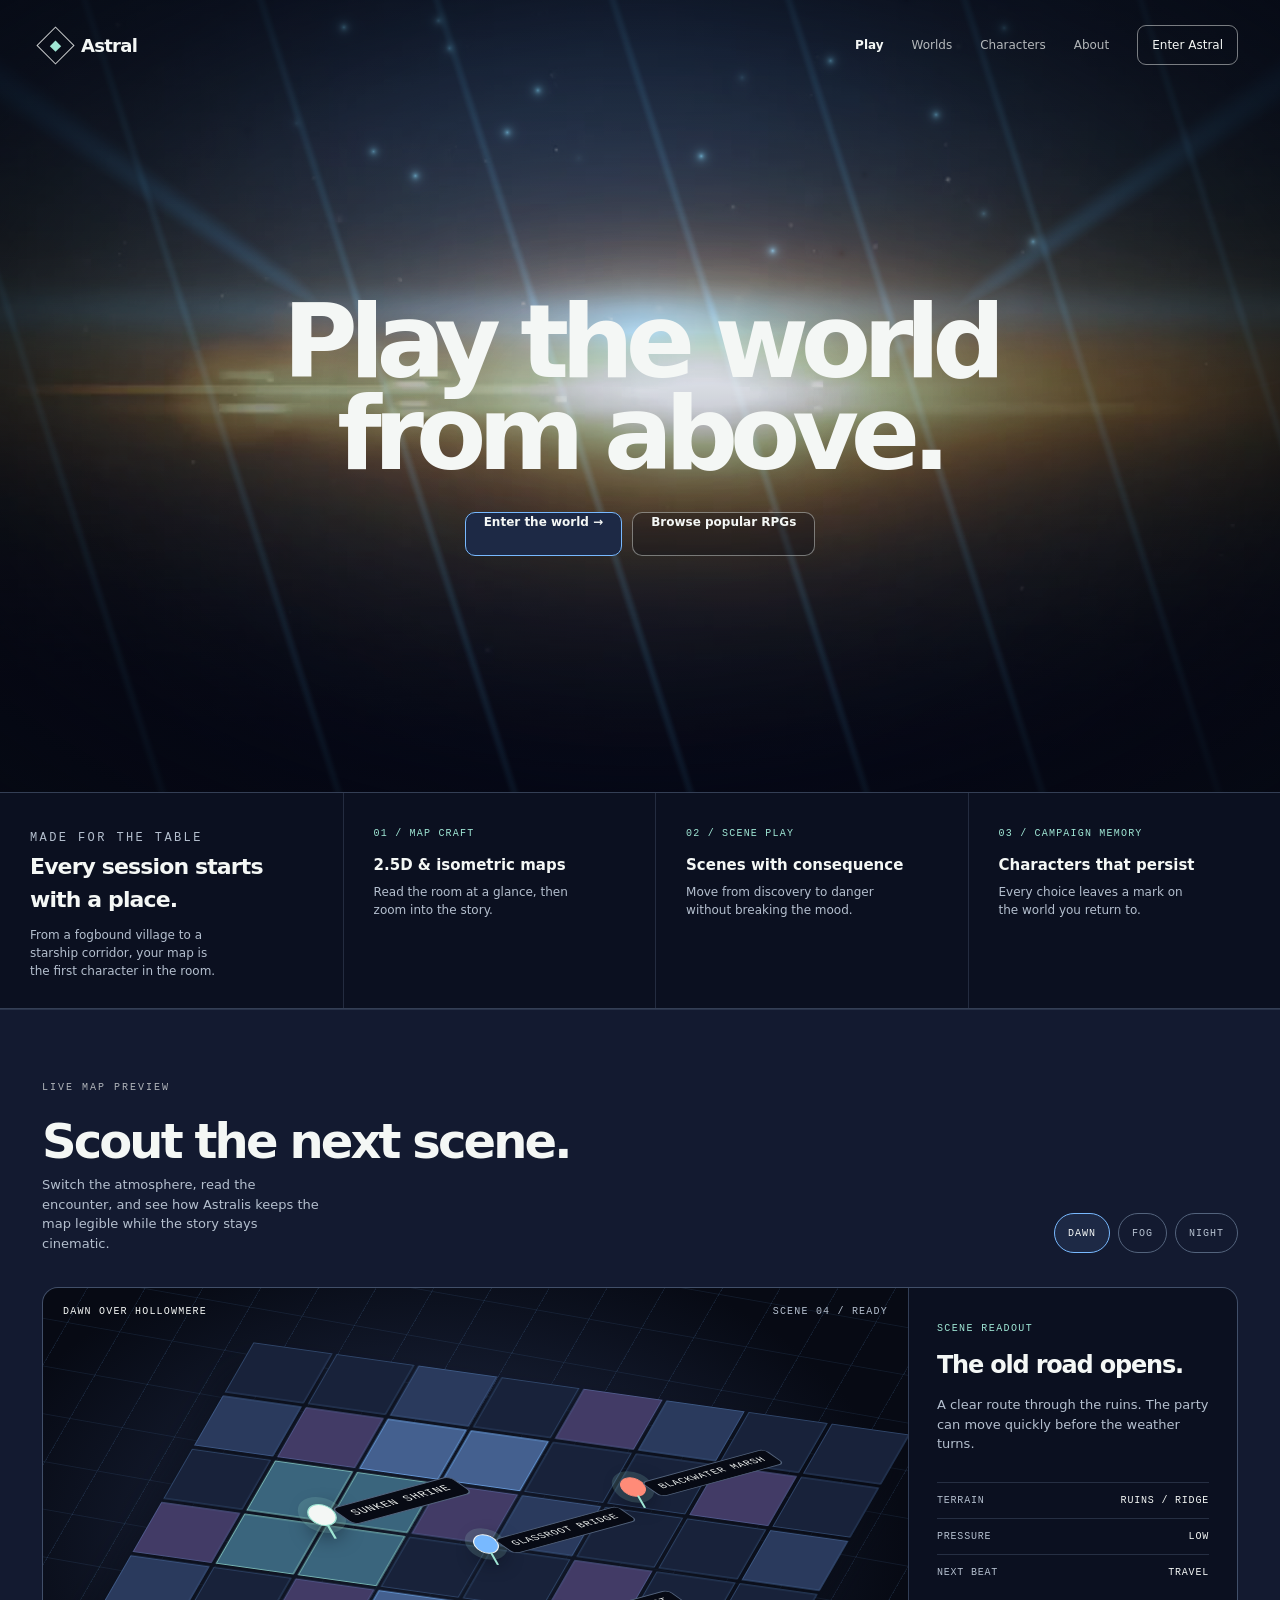
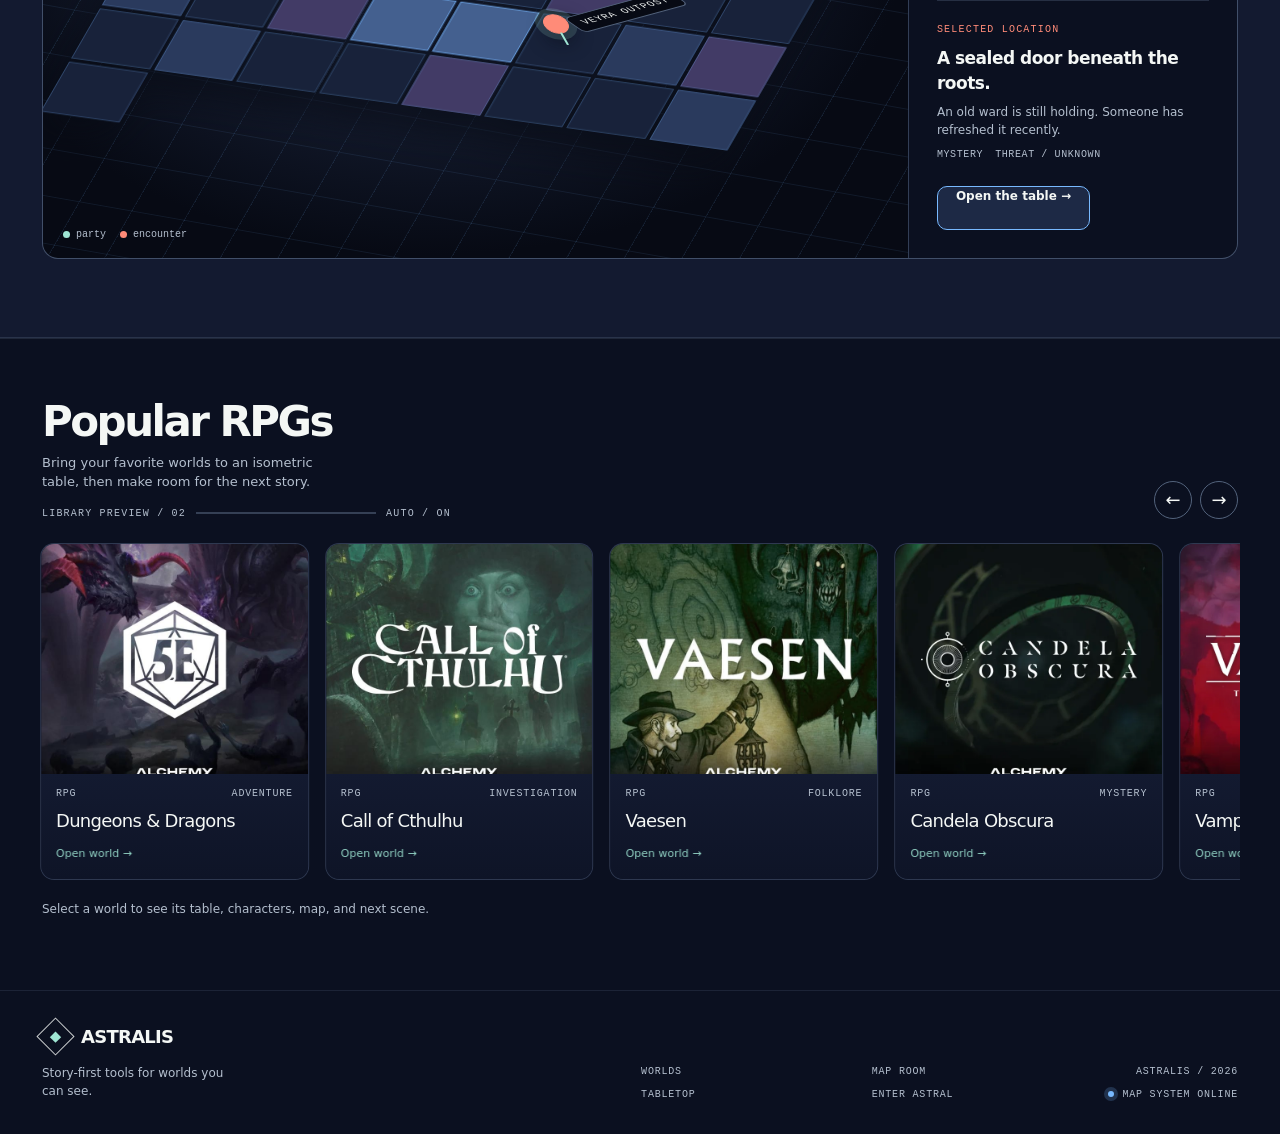
<file: Astralis-Game-Table/astralis-home-v2.html>
<!doctype html>
<html lang="en"><head>
  <meta charset="utf-8">
  <meta name="viewport" content="width=device-width, initial-scale=1">
  <title>Astralis · Your story, in motion</title>
  <style>
    :root{--bg:#0B1020;--surface:#131A30;--surface-2:#1D2945;--fg:#F4F7F5;--muted:#B4BFCE;--border:#53637C;--accent:#9FE6D4;--cyan:#78B9FF;--coral:#FF8B78;--shadow:#070A14;--font-display:Inter,system-ui,-apple-system,"Segoe UI",sans-serif;--font-body:Inter,system-ui,-apple-system,"Segoe UI",sans-serif;--font-mono:ui-monospace,SFMono-Regular,Consolas,monospace}
    *,*::before,*::after{box-sizing:border-box}html{scroll-behavior:smooth;background:var(--bg)}body{margin:0;background:var(--bg);color:var(--fg);font:14px/1.5 var(--font-body);-webkit-font-smoothing:antialiased}button{font:inherit;cursor:pointer}a{color:inherit;text-decoration:none}img{display:block;max-width:100%}:focus-visible{outline:2px solid var(--accent);outline-offset:4px}
    .home{min-height:100vh;background:var(--bg)}.hero{min-height:720px;height:88vh;position:relative;isolation:isolate;display:grid;grid-template-rows:auto 1fr auto;overflow:hidden}.hero::before{content:"";position:absolute;inset:0;z-index:-2;background-image:linear-gradient(180deg,color-mix(in oklch,var(--shadow) 66%,transparent),color-mix(in oklch,#1D2945 14%,transparent) 44%,color-mix(in oklch,var(--shadow) 92%,transparent)),url("astralis-detroit-reference-09s.jpg");background-position:center;background-size:cover;filter:saturate(.68) hue-rotate(20deg) contrast(1.08);transform:scale(1.04)}.hero::after{content:"";position:absolute;inset:0;z-index:-1;background:radial-gradient(ellipse at 50% 50%,transparent 0 16%,color-mix(in oklch,var(--shadow) 30%,transparent) 60%,color-mix(in oklch,var(--shadow) 82%,transparent) 100%);pointer-events:none}.topnav{display:flex;align-items:center;justify-content:space-between;padding:25px 42px;position:relative;z-index:4}.wordmark{display:flex;align-items:center;gap:12px;font-size:18px;font-weight:700;letter-spacing:-.04em}.mark{width:27px;height:27px;border:1px solid color-mix(in oklch,var(--fg) 82%,transparent);transform:rotate(45deg);display:grid;place-items:center}.mark::after{content:"";display:block;width:8px;height:8px;background:var(--accent)}.nav{display:flex;align-items:center;gap:28px;font-size:12px;color:color-mix(in oklch,var(--fg) 72%,transparent)}.nav a:hover{color:var(--fg)}.nav a.active{color:var(--fg);font-weight:600}.nav-cta{border:1px solid color-mix(in oklch,var(--fg) 48%,transparent);border-radius:9px;padding:10px 14px;color:var(--fg)}.nav-cta:hover{border-color:var(--accent);background:color-mix(in oklch,var(--accent) 12%,transparent)}
    .hero-center{width:min(900px,calc(100% - 48px));margin:0 auto;align-self:center;text-align:center;display:flex;flex-direction:column;align-items:center}.eyebrow{font:10px var(--font-mono);letter-spacing:.2em;text-transform:uppercase;color:color-mix(in oklch,var(--fg) 70%,transparent);margin:0 0 24px}.hero-title{font:600 clamp(52px,8vw,104px)/.9 var(--font-display);letter-spacing:-.08em;margin:0;text-wrap:balance}.hero-title span{display:block;font:10px var(--font-mono);letter-spacing:.22em;text-transform:uppercase;color:color-mix(in oklch,var(--fg) 72%,transparent);margin-top:28px}.hero-copy{font-size:16px;color:color-mix(in oklch,var(--fg) 78%,transparent);max-width:48ch;margin:26px 0 0}.hero-actions{display:flex;gap:10px;margin-top:32px}.btn{min-height:44px;border:1px solid color-mix(in oklch,var(--fg) 42%,transparent);border-radius:10px;background:color-mix(in oklch,var(--shadow) 30%,transparent);color:var(--fg);padding:0 18px;font-size:12px;font-weight:600;transition:background .18s ease,border-color .18s ease,transform .15s ease}.btn:hover{background:color-mix(in oklch,var(--fg) 12%,transparent);border-color:var(--fg)}.btn:active{transform:translateY(1px)}.btn-primary{background:var(--surface-2);border-color:var(--cyan);color:var(--fg)}.btn-primary:hover{background:color-mix(in oklch,var(--surface-2) 86%,var(--cyan));border-color:var(--fg);color:var(--fg)}.hero-foot{display:flex;justify-content:space-between;align-items:center;padding:0 42px 30px;color:color-mix(in oklch,var(--fg) 60%,transparent);font:10px var(--font-mono);letter-spacing:.1em;text-transform:uppercase}.signal{display:inline-flex;align-items:center;gap:8px}.signal i{width:6px;height:6px;background:var(--cyan);border-radius:50%;box-shadow:0 0 0 4px color-mix(in oklch,var(--cyan) 20%,transparent)}
    .map-strip{display:grid;grid-template-columns:1.1fr repeat(3,1fr);gap:1px;background:color-mix(in oklch,var(--border) 35%,transparent);border-top:1px solid color-mix(in oklch,var(--border) 35%,transparent);border-bottom:1px solid color-mix(in oklch,var(--border) 35%,transparent)}.map-intro,.map-feature{padding:28px 30px;background:var(--bg)}.map-intro h2{font-size:22px;letter-spacing:-.04em;margin:5px 0 0}.map-intro p,.map-feature p{font-size:12px;color:var(--muted);margin:10px 0 0;max-width:26ch}.map-feature{min-height:132px}.map-feature .feature-kicker{font:10px var(--font-mono);letter-spacing:.12em;text-transform:uppercase;color:var(--accent)}.map-feature strong{display:block;font-size:15px;margin-top:12px}.map-feature p{margin-top:6px}
    .map-preview{padding:72px 42px 78px;background:var(--surface);border-top:1px solid color-mix(in oklch,var(--border) 35%,transparent);border-bottom:1px solid color-mix(in oklch,var(--border) 35%,transparent)}.map-preview-head{display:flex;justify-content:space-between;align-items:end;gap:24px;margin-bottom:34px}.map-preview-title{font:600 clamp(30px,4vw,48px)/1 var(--font-display);letter-spacing:-.06em;margin:0}.map-preview-copy{max-width:34ch;margin:10px 0 0;color:var(--muted);font-size:13px}.scene-switcher{display:flex;gap:8px;flex-wrap:wrap}.scene-btn{min-height:40px;padding:0 13px;border:1px solid var(--border);border-radius:999px;background:transparent;color:var(--muted);font:10px var(--font-mono);letter-spacing:.1em;text-transform:uppercase}.scene-btn:hover,.scene-btn[aria-pressed="true"]{border-color:var(--accent);color:var(--bg);background:var(--accent)}.map-stage{display:grid;grid-template-columns:minmax(0,1.45fr) minmax(240px,.55fr);gap:1px;background:color-mix(in oklch,var(--border) 50%,transparent);border:1px solid color-mix(in oklch,var(--border) 50%,transparent);border-radius:16px;overflow:hidden}.map-canvas{min-height:430px;position:relative;overflow:hidden;background:radial-gradient(ellipse at 45% 45%,color-mix(in oklch,var(--cyan) 15%,var(--surface)),var(--shadow) 70%);transition:background .35s ease}.map-canvas::before{content:"";position:absolute;inset:-22%;background:repeating-linear-gradient(0deg,transparent 0 39px,color-mix(in oklch,var(--cyan) 22%,transparent) 40px),repeating-linear-gradient(90deg,transparent 0 39px,color-mix(in oklch,var(--cyan) 22%,transparent) 40px);transform:rotate(30deg) skewY(-20deg) scale(1.25);opacity:.7}.map-canvas[data-scene="fog"]{background:radial-gradient(ellipse at 50% 38%,color-mix(in oklch,var(--muted) 20%,var(--surface)),var(--shadow) 72%)}.map-canvas[data-scene="night"]{background:radial-gradient(ellipse at 60% 30%,color-mix(in oklch,var(--coral) 15%,var(--surface)),var(--shadow) 72%)}.map-canvas[data-scene="fog"]::before{opacity:.35}.map-canvas[data-scene="night"]::before{opacity:.5}.isometric-board{position:absolute;inset:11% 13%;transform:rotate(30deg) skewY(-22deg) scale(.96);display:grid;grid-template-columns:repeat(8,1fr);gap:4px;filter:drop-shadow(0 26px 18px color-mix(in oklch,var(--shadow) 65%,transparent))}.tile{min-height:38px;border:1px solid color-mix(in oklch,var(--cyan) 24%,transparent);background:color-mix(in oklch,var(--surface-2) 78%,var(--shadow));transition:background .25s ease,border-color .25s ease}.tile:nth-child(3n){background:color-mix(in oklch,var(--surface-2) 86%,var(--cyan))}.tile:nth-child(5n){background:color-mix(in oklch,var(--surface-2) 80%,var(--coral))}.map-canvas[data-scene="fog"] .tile{background:color-mix(in oklch,var(--muted) 18%,var(--surface-2));border-color:color-mix(in oklch,var(--muted) 24%,transparent)}.map-canvas[data-scene="night"] .tile{background:color-mix(in oklch,var(--coral) 13%,var(--surface-2));border-color:color-mix(in oklch,var(--coral) 24%,transparent)}.tile.tile-water{background:color-mix(in oklch,var(--cyan) 42%,var(--surface-2));border-color:color-mix(in oklch,var(--cyan) 64%,transparent)}.tile.tile-path{background:color-mix(in oklch,var(--accent) 34%,var(--surface-2));border-color:color-mix(in oklch,var(--accent) 65%,transparent)}.map-marker{position:absolute;width:18px;height:18px;border:2px solid var(--fg);background:var(--accent);border-radius:50%;box-shadow:0 0 0 7px color-mix(in oklch,var(--accent) 18%,transparent),0 9px 20px color-mix(in oklch,var(--shadow) 70%,transparent);transform:rotate(-30deg) skewY(22deg);transition:left .35s ease,top .35s ease}.map-marker::after{content:"";position:absolute;left:50%;top:100%;width:2px;height:16px;background:var(--accent);transform:translateX(-50%)}.marker-one{left:31%;top:38%}.marker-two{left:58%;top:57%;background:var(--coral);border-color:var(--coral)}.map-canvas[data-scene="fog"] .marker-one{left:45%;top:50%}.map-canvas[data-scene="fog"] .marker-two{left:67%;top:33%}.map-canvas[data-scene="night"] .marker-one{left:25%;top:62%}.map-canvas[data-scene="night"] .marker-two{left:52%;top:27%}.map-hud{position:absolute;left:20px;top:18px;right:20px;display:flex;justify-content:space-between;align-items:center;font:10px var(--font-mono);letter-spacing:.12em;text-transform:uppercase;color:var(--muted)}.map-hud strong{color:var(--fg);font-weight:500}.map-legend{position:absolute;left:20px;bottom:18px;display:flex;gap:14px;font:10px var(--font-mono);color:var(--muted)}.legend-item{display:inline-flex;align-items:center;gap:6px}.legend-dot{width:7px;height:7px;border-radius:50%;background:var(--accent)}.legend-dot.hostile{background:var(--coral)}.map-side{padding:28px;background:var(--bg);display:flex;flex-direction:column;justify-content:space-between}.map-side .scene-kicker{font:10px var(--font-mono);letter-spacing:.14em;text-transform:uppercase;color:var(--accent)}.map-side h3{font-size:24px;letter-spacing:-.05em;margin:10px 0 0}.map-side p{font-size:13px;color:var(--muted);margin:12px 0 0}.map-readout{display:grid;gap:12px;margin-top:28px}.readout-row{display:flex;justify-content:space-between;gap:16px;padding-top:12px;border-top:1px solid color-mix(in oklch,var(--border) 38%,transparent);font:10px var(--font-mono);letter-spacing:.08em;text-transform:uppercase;color:var(--muted)}.readout-row strong{color:var(--fg);font-weight:500}.map-side .map-action{align-self:flex-start;margin-top:26px}
    .rail-section{padding:62px 42px 72px;background:var(--bg);border-top:1px solid color-mix(in oklch,var(--border) 28%,transparent)}.rail-head{display:flex;align-items:end;justify-content:space-between;gap:20px;margin-bottom:24px}.rail-title{font:600 clamp(28px,4vw,42px)/1 var(--font-display);letter-spacing:-.06em;margin:0}.rail-sub{font-size:13px;color:var(--muted);max-width:34ch;margin:10px 0 0}.rail-controls{display:flex;gap:8px}.rail-btn{width:38px;height:38px;border-radius:50%;border:1px solid var(--border);background:transparent;color:var(--fg);font-size:18px}.rail-btn:hover{border-color:var(--accent);color:var(--accent)}.rail-viewport{overflow:hidden;margin-inline:-2px}.rail-track{display:flex;gap:16px;transition:transform .35s ease;will-change:transform}.game-card{flex:0 0 clamp(210px,21vw,286px);min-height:334px;position:relative;overflow:hidden;border:1px solid color-mix(in oklch,var(--border) 42%,transparent);border-radius:14px;background:var(--surface);transition:transform .22s ease,border-color .22s ease}.game-card:hover{transform:translateY(-5px);border-color:var(--accent)}.game-card img{width:100%;height:230px;object-fit:cover;filter:saturate(.86);transition:filter .22s ease,transform .22s ease}.game-card:hover img{filter:saturate(1);transform:scale(1.03)}.game-info{padding:14px 15px 16px;background:linear-gradient(180deg,var(--surface),color-mix(in oklch,var(--surface) 88%,black))}.game-meta{display:flex;justify-content:space-between;gap:10px;font:10px var(--font-mono);letter-spacing:.08em;text-transform:uppercase;color:var(--muted)}.game-name{font-size:18px;letter-spacing:-.04em;margin-top:8px}.game-link{display:inline-block;margin-top:12px;font-size:11px;color:var(--accent);opacity:.9}.game-link::after{content:" →"}.rail-note{margin:20px 0 0;color:var(--muted);font-size:12px}.bottom{display:grid;grid-template-columns:1.3fr 1fr auto;align-items:end;gap:28px;padding:32px 42px 34px;color:var(--muted);font:10px var(--font-mono);letter-spacing:.08em;text-transform:uppercase;border-top:1px solid color-mix(in oklch,var(--border) 24%,transparent)}.bottom .wordmark{color:var(--fg);font:700 18px var(--font-body);letter-spacing:-.04em}.bottom p{font:12px/1.5 var(--font-body);letter-spacing:0;text-transform:none;margin:14px 0 0;max-width:26ch}.footer-links{display:grid;grid-template-columns:repeat(2,minmax(90px,1fr));gap:12px 22px}.footer-links a{color:var(--muted)}.footer-links a:hover{color:var(--fg)}.footer-meta{display:flex;flex-direction:column;gap:12px;text-align:right}.footer-meta .signal{justify-content:flex-end}
    @media(max-width:900px){.map-stage{grid-template-columns:1fr}.map-canvas{min-height:360px}.map-side{min-height:300px}}
    @media(max-width:760px){.hero{min-height:680px;height:90vh}.topnav{padding:20px 18px}.nav{gap:14px}.nav a:nth-child(-n+3){display:none}.hero-title{font-size:clamp(48px,14vw,78px)}.hero-foot{padding:0 18px 22px}.map-strip{grid-template-columns:1fr 1fr}.map-intro{grid-column:1/-1}.map-intro,.map-feature{padding:22px 18px}.map-preview{padding:48px 18px 58px}.map-preview-head{align-items:flex-start;flex-direction:column}.map-canvas{min-height:300px}.isometric-board{inset:15% 7%;gap:2px}.tile{min-height:27px}.map-stage{border-radius:12px}.map-side{padding:22px}.rail-section{padding:48px 18px 58px}.rail-head{align-items:flex-start;flex-direction:column}.rail-controls{align-self:flex-end;margin-top:-48px}.game-card{flex-basis:236px}.bottom{grid-template-columns:1fr;padding:26px 18px;gap:26px}.footer-meta{text-align:left}.footer-meta .signal{justify-content:flex-start}}
    @media(prefers-reduced-motion:reduce){*,*::before,*::after{scroll-behavior:auto!important;transition-duration:.001ms!important}}
    .map-location{position:absolute;z-index:3;width:22px;height:22px;padding:0;border:1px solid var(--fg);border-radius:50%;background:var(--accent);box-shadow:0 0 0 7px color-mix(in oklch,var(--accent) 16%,transparent),0 8px 18px color-mix(in oklch,var(--shadow) 72%,transparent);transform:rotate(-30deg) skewY(22deg);transition:left .3s ease,top .3s ease,transform .18s ease,background .18s ease}.map-location::after{content:"";position:absolute;left:50%;top:100%;width:2px;height:14px;background:var(--accent);transform:translateX(-50%)}.map-location:hover,.map-location[aria-pressed="true"]{background:var(--fg);border-color:var(--accent);transform:rotate(-30deg) skewY(22deg) scale(1.14)}.map-location .location-label{position:absolute;left:28px;top:-4px;min-width:max-content;padding:5px 8px;background:var(--shadow);border:1px solid var(--border);border-radius:5px;color:var(--fg);font:9px var(--font-mono);letter-spacing:.08em;text-transform:uppercase;transform:rotate(-30deg) skewY(22deg);pointer-events:none}.location-shrine{left:31%;top:38%}.location-bridge{left:50%;top:43%;background:var(--cyan)}.location-marsh{left:67%;top:33%;background:var(--coral);border-color:var(--coral)}.location-outpost{left:58%;top:57%;background:var(--coral);border-color:var(--coral)}.map-canvas[data-scene="fog"] .location-shrine{left:45%;top:50%}.map-canvas[data-scene="fog"] .location-bridge{left:58%;top:37%}.map-canvas[data-scene="fog"] .location-marsh{left:72%;top:28%}.map-canvas[data-scene="fog"] .location-outpost{left:67%;top:45%}.map-canvas[data-scene="night"] .location-shrine{left:25%;top:62%}.map-canvas[data-scene="night"] .location-bridge{left:41%;top:44%}.map-canvas[data-scene="night"] .location-marsh{left:61%;top:35%}.map-canvas[data-scene="night"] .location-outpost{left:52%;top:27%}.encounter-card{margin-top:22px;padding-top:16px;border-top:1px solid color-mix(in oklch,var(--border) 38%,transparent)}.encounter-card .encounter-kicker{font:10px var(--font-mono);letter-spacing:.12em;text-transform:uppercase;color:var(--coral)}.encounter-card h4{font-size:17px;letter-spacing:-.03em;margin:8px 0 0}.encounter-card p{margin:6px 0 0;font-size:12px}.encounter-card .encounter-meta{display:flex;gap:12px;margin-top:10px;color:var(--muted);font:10px var(--font-mono);letter-spacing:.06em;text-transform:uppercase}
    .scene-btn:hover,.scene-btn[aria-pressed="true"]{border-color:var(--cyan);color:var(--fg);background:var(--surface-2)}
    .hero::after{z-index:0}.hero-webgl{position:absolute;inset:0;width:100%;height:100%;z-index:-1;display:block;opacity:.9;mix-blend-mode:screen;pointer-events:none}.hero>.topnav,.hero>.hero-center,.hero>.hero-foot{position:relative;z-index:2}
    .rail-head>div:first-child{min-width:0}.rail-timing{display:flex;align-items:center;gap:10px;margin-top:16px;color:var(--muted);font:10px var(--font-mono);letter-spacing:.12em;text-transform:uppercase}.rail-timing-line{width:min(180px,22vw);height:2px;background:color-mix(in oklch,var(--border) 58%,transparent);overflow:hidden}.rail-timing-fill{display:block;width:0;height:100%;background:var(--cyan);transform-origin:left center}.rail-timing.is-paused .rail-timing-fill{animation-play-state:paused}.rail-track{transition:transform .72s cubic-bezier(.22,.61,.36,1)}.rail-track.is-moving .game-card{filter:saturate(.78);opacity:.88}.game-card{transition:transform .22s ease,border-color .22s ease,opacity .3s ease,filter .3s ease}.rail-btn[aria-pressed="true"]{border-color:var(--cyan)}
    @keyframes rail-progress{from{width:0}to{width:100%}}
    @media(prefers-reduced-motion:no-preference){.rail-timing-fill{animation:rail-progress 4.2s linear infinite}}
    @media(max-width:760px){.rail-timing{width:100%;justify-content:space-between}.rail-timing-line{flex:1;max-width:none}}
    @media(prefers-reduced-motion:reduce){.rail-track{transition-duration:.001ms}.rail-track.is-moving .game-card{filter:none;opacity:1}.rail-timing-fill{width:100%}}
  </style>
</head>
<body>
  <main class="home" data-od-id="astralis-home">
    <section class="hero" data-od-id="home-hero"><header class="topnav" data-od-id="home-nav"><a class="wordmark" href="astralis-home.html" data-od-id="home-brand"><span class="mark" aria-hidden="true"></span><span>Astral</span></a><nav class="nav" aria-label="Home navigation"><a class="active" href="#worlds">Play</a><a href="#worlds">Worlds</a><a href="astralis-tabletop.html">Characters</a><a href="#about">About</a><a class="nav-cta" href="astralis-onboarding-v2.html">Enter Astral</a></nav></header><div class="hero-center"><h1 class="hero-title" data-od-id="home-title">Play the world<br>from above.</h1><div class="hero-actions"><a class="btn btn-primary" href="astralis-onboarding-v2.html" data-od-id="home-enter">Enter the world <span aria-hidden="true">→</span></a><a class="btn" href="#worlds" data-od-id="home-browse">Browse popular RPGs</a></div></div><div class="hero-foot"></div></section>
    <section class="map-strip" data-od-id="map-first-strip"><div class="map-intro"><p class="eyebrow">Made for the table</p><h2>Every session starts with a place.</h2><p>From a fogbound village to a starship corridor, your map is the first character in the room.</p></div><div class="map-feature" data-od-id="feature-isometric-maps"><span class="feature-kicker">01 / Map craft</span><strong>2.5D &amp; isometric maps</strong><p>Read the room at a glance, then zoom into the story.</p></div><div class="map-feature" data-od-id="feature-scene-play"><span class="feature-kicker">02 / Scene play</span><strong>Scenes with consequence</strong><p>Move from discovery to danger without breaking the mood.</p></div><div class="map-feature" data-od-id="feature-party-memory"><span class="feature-kicker">03 / Campaign memory</span><strong>Characters that persist</strong><p>Every choice leaves a mark on the world you return to.</p></div></section>
    <section class="map-preview" id="map-preview" data-od-id="interactive-map-preview"><div class="map-preview-head"><div><p class="eyebrow">Live map preview</p><h2 class="map-preview-title">Scout the next scene.</h2><p class="map-preview-copy">Switch the atmosphere, read the encounter, and see how Astralis keeps the map legible while the story stays cinematic.</p></div><div class="scene-switcher" role="group" aria-label="Map scene controls"><button class="scene-btn" type="button" data-scene="dawn" aria-pressed="true">Dawn</button><button class="scene-btn" type="button" data-scene="fog" aria-pressed="false">Fog</button><button class="scene-btn" type="button" data-scene="night" aria-pressed="false">Night</button></div></div><div class="map-stage"><div class="map-canvas" id="map-canvas" data-scene="dawn"><div class="map-hud"><span><strong id="scene-name">Dawn over Hollowmere</strong></span><span id="scene-status">SCENE 04 / READY</span></div><div class="isometric-board" aria-label="Isometric fantasy map preview"><span class="tile"></span><span class="tile"></span><span class="tile"></span><span class="tile"></span><span class="tile"></span><span class="tile"></span><span class="tile"></span><span class="tile"></span><span class="tile"></span><span class="tile"></span><span class="tile tile-water"></span><span class="tile tile-water"></span><span class="tile"></span><span class="tile"></span><span class="tile"></span><span class="tile"></span><span class="tile"></span><span class="tile tile-path"></span><span class="tile tile-path"></span><span class="tile"></span><span class="tile"></span><span class="tile"></span><span class="tile"></span><span class="tile"></span><span class="tile"></span><span class="tile tile-path"></span><span class="tile tile-path"></span><span class="tile"></span><span class="tile"></span><span class="tile"></span><span class="tile"></span><span class="tile"></span><span class="tile"></span><span class="tile"></span><span class="tile"></span><span class="tile tile-water"></span><span class="tile tile-water"></span><span class="tile"></span><span class="tile"></span><span class="tile"></span><span class="tile"></span><span class="tile"></span><span class="tile"></span><span class="tile"></span><span class="tile"></span><span class="tile"></span><span class="tile"></span><span class="tile"></span><span class="tile"></span></div><span class="map-marker marker-one" aria-label="Party position"></span><span class="map-marker marker-two" aria-label="Encounter position"></span><div class="map-legend"><span class="legend-item"><i class="legend-dot"></i>party</span><span class="legend-item"><i class="legend-dot hostile"></i>encounter</span></div></div><aside class="map-side" data-od-id="map-readout"><div><span class="scene-kicker">Scene readout</span><h3 id="readout-title">The old road opens.</h3><p id="readout-copy">A clear route through the ruins. The party can move quickly before the weather turns.</p><div class="map-readout"><div class="readout-row"><span>Terrain</span><strong id="readout-terrain">Ruins / ridge</strong></div><div class="readout-row"><span>Pressure</span><strong id="readout-pressure">Low</strong></div><div class="readout-row"><span>Next beat</span><strong id="readout-beat">Travel</strong></div></div></div><a class="btn btn-primary map-action" href="astralis-tabletop.html" data-od-id="map-open-table">Open the table <span aria-hidden="true">→</span></a></aside></div></section>
    <section class="rail-section" id="worlds" data-od-id="playable-worlds"><div class="rail-head"><div><h2 class="rail-title">Popular RPGs</h2><p class="rail-sub">Bring your favorite worlds to an isometric table, then make room for the next story.</p></div><div class="rail-controls" aria-label="Popular RPG controls"><button class="rail-btn" id="rail-prev" aria-label="Previous popular RPG">←</button><button class="rail-btn" id="rail-next" aria-label="Next popular RPG">→</button></div></div><div class="rail-viewport"><div class="rail-track" id="rail-track"><a class="game-card" href="astralis-tabletop.html" data-od-id="game-card-wilderfeast"><img src="assets/alchemy-covers/wilderfeast.webp" alt="Wilderfeast cover art" width="660" height="660" loading="lazy"><div class="game-info"><div class="game-meta"><span>RPG</span><span>Story-first</span></div><div class="game-name">Wilderfeast</div><span class="game-link">Open world</span></div></a><a class="game-card" href="astralis-tabletop.html" data-od-id="game-card-dungeons-dragons"><img src="assets/alchemy-covers/dungeons-and-dragons.webp" alt="Dungeons &amp; Dragons cover art" width="660" height="660" loading="lazy"><div class="game-info"><div class="game-meta"><span>RPG</span><span>Adventure</span></div><div class="game-name">Dungeons &amp; Dragons</div><span class="game-link">Open world</span></div></a><a class="game-card" href="astralis-tabletop.html" data-od-id="game-card-call-of-cthulhu"><img src="assets/alchemy-covers/call-of-cthulhu.webp" alt="Call of Cthulhu cover art" width="660" height="660" loading="lazy"><div class="game-info"><div class="game-meta"><span>RPG</span><span>Investigation</span></div><div class="game-name">Call of Cthulhu</div><span class="game-link">Open world</span></div></a><a class="game-card" href="astralis-tabletop.html" data-od-id="game-card-vaesen"><img src="assets/alchemy-covers/vaesen.webp" alt="Vaesen cover art" width="660" height="660" loading="lazy"><div class="game-info"><div class="game-meta"><span>RPG</span><span>Folklore</span></div><div class="game-name">Vaesen</div><span class="game-link">Open world</span></div></a><a class="game-card" href="astralis-tabletop.html" data-od-id="game-card-candela-obscura"><img src="assets/alchemy-covers/candela-obscura.webp" alt="Candela Obscura cover art" width="660" height="660" loading="lazy"><div class="game-info"><div class="game-meta"><span>RPG</span><span>Mystery</span></div><div class="game-name">Candela Obscura</div><span class="game-link">Open world</span></div></a><a class="game-card" href="astralis-tabletop.html" data-od-id="game-card-vampire"><img src="assets/alchemy-covers/vampire-the-masquerade.webp" alt="Vampire: The Masquerade cover art" width="660" height="660" loading="lazy"><div class="game-info"><div class="game-meta"><span>RPG</span><span>Gothic</span></div><div class="game-name">Vampire: The Masquerade</div><span class="game-link">Open world</span></div></a><a class="game-card" href="astralis-tabletop.html" data-od-id="game-card-ashen-vale"><img src="astralis-detroit-reference-09s.jpg" alt="Astralis Ashen Vale cinematic world" width="1280" height="720" loading="lazy"><div class="game-info"><div class="game-meta"><span>Astralis</span><span>Campaign</span></div><div class="game-name">The Ashen Vale</div><span class="game-link">Continue campaign</span></div></a></div></div><p class="rail-note">Select a world to see its table, characters, map, and next scene.</p></section>
    <footer class="bottom" id="about" data-od-id="home-footer"><div><span class="wordmark"><span class="mark" aria-hidden="true"></span><span>Astralis</span></span><p>Story-first tools for worlds you can see.</p></div><div class="footer-links"><a href="#worlds">Worlds</a><a href="#map-preview">Map room</a><a href="astralis-tabletop.html">Tabletop</a><a href="astralis-onboarding-v2.html">Enter Astral</a></div><div class="footer-meta"><span>ASTRALIS / 2026</span><span class="signal"><i aria-hidden="true"></i>MAP SYSTEM ONLINE</span></div></footer>
  </main>
  <script>
    const track=document.getElementById('rail-track'),next=document.getElementById('rail-next'),prev=document.getElementById('rail-prev');let offset=0;function moveRail(direction){const card=track.querySelector('.game-card');const step=card.getBoundingClientRect().width+16;const max=Math.max(0,track.scrollWidth-track.parentElement.clientWidth);offset=Math.max(0,Math.min(max,offset+direction*step));track.style.transform='translateX(-'+offset+'px')}next.addEventListener('click',()=>moveRail(1));prev.addEventListener('click',()=>moveRail(-1));
    const scenes={dawn:{name:'Dawn over Hollowmere',status:'SCENE 04 / READY',title:'The old road opens.',copy:'A clear route through the ruins. The party can move quickly before the weather turns.',terrain:'Ruins / ridge',pressure:'Low',beat:'Travel'},fog:{name:'Fog at Blackwater',status:'SCENE 07 / HIDDEN',title:'Something moved in the mist.',copy:'Visibility drops at the waterline. The safest path is also the one closest to the reeds.',terrain:'Marsh / lowland',pressure:'Watchful',beat:'Investigate'},night:{name:'Night watch at Veyra',status:'SCENE 12 / LIVE',title:'The lights are not stars.',copy:'Two signals answer from the ridge. The party has one turn to choose which one to follow.',terrain:'Ridge / outpost',pressure:'Critical',beat:'Choose'}},sceneButtons=document.querySelectorAll('.scene-btn'),canvas=document.getElementById('map-canvas');function setScene(key){const scene=scenes[key];canvas.dataset.scene=key;document.getElementById('scene-name').textContent=scene.name;document.getElementById('scene-status').textContent=scene.status;document.getElementById('readout-title').textContent=scene.title;document.getElementById('readout-copy').textContent=scene.copy;document.getElementById('readout-terrain').textContent=scene.terrain;document.getElementById('readout-pressure').textContent=scene.pressure;document.getElementById('readout-beat').textContent=scene.beat;sceneButtons.forEach(button=>button.setAttribute('aria-pressed',String(button.dataset.scene===key)))}sceneButtons.forEach(button=>button.addEventListener('click',()=>setScene(button.dataset.scene)));
  </script>



<script>
  const locations={shrine:{name:'Sunken Shrine',title:'A sealed door beneath the roots.',copy:'An old ward is still holding. Someone has refreshed it recently.',type:'Mystery',threat:'Unknown'},bridge:{name:'Glassroot Bridge',title:'The only crossing for miles.',copy:'The bridge is stable, but the river below is carrying something bright.',type:'Travel',threat:'Watchful'},marsh:{name:'Blackwater Marsh',title:'Something moved in the reeds.',copy:'A wet trail leads away from the path. It is too large to be a wolf.',type:'Encounter',threat:'High'},outpost:{name:'Veyra Outpost',title:'Two lights answer from the ridge.',copy:'The outpost has gone quiet. One signal is asking for help; the other is bait.',type:'Decision',threat:'Critical'}};
  const mapCanvas=document.getElementById('map-canvas'),readout=document.querySelector('[data-od-id="map-readout"]'),legacyMarkers=mapCanvas.querySelectorAll('.map-marker');legacyMarkers.forEach(marker=>marker.remove());Object.keys(locations).forEach(key=>{const button=document.createElement('button');button.type='button';button.className='map-location location-'+key;button.dataset.location=key;button.setAttribute('aria-label','Select '+locations[key].name);button.setAttribute('aria-pressed',String(key==='shrine'));button.innerHTML='<span class="location-label">'+locations[key].name+'</span>';mapCanvas.appendChild(button)});const encounter=document.createElement('div');encounter.className='encounter-card';encounter.innerHTML='<span class="encounter-kicker">Selected location</span><h4 id="encounter-title"></h4><p id="encounter-copy"></p><div class="encounter-meta"><span id="encounter-type"></span><span id="encounter-threat"></span></div>';readout.firstElementChild.appendChild(encounter);function selectLocation(key){const location=locations[key];document.getElementById('encounter-title').textContent=location.title;document.getElementById('encounter-copy').textContent=location.copy;document.getElementById('encounter-type').textContent=location.type;document.getElementById('encounter-threat').textContent='Threat / '+location.threat;mapCanvas.querySelectorAll('.map-location').forEach(button=>button.setAttribute('aria-pressed',String(button.dataset.location===key)))}mapCanvas.querySelectorAll('.map-location').forEach(button=>button.addEventListener('click',()=>selectLocation(button.dataset.location)));selectLocation('shrine');
</script>
<script>
(()=>{const hero=document.querySelector('.hero');if(!hero)return;const canvas=document.createElement('canvas');canvas.className='hero-webgl';canvas.setAttribute('aria-hidden','true');hero.prepend(canvas);const gl=canvas.getContext('webgl',{alpha:true,antialias:false});if(!gl)return;const vertex='attribute vec2 p;void main(){gl_Position=vec4(p,0.0,1.0);}';const fragment='precision highp float;uniform vec2 r;uniform float t;float hash(vec2 p){return fract(sin(dot(p,vec2(127.1,311.7)))*43758.5453);}float line(float v,float w){return 1.0-smoothstep(0.0,w,abs(fract(v)-0.5));}void main(){vec2 uv=gl_FragCoord.xy/r;vec2 p=uv*2.0-1.0;p.x*=r.x/r.y;float horizon=0.16;float sky=smoothstep(-0.2,0.8,p.y);vec3 col=mix(vec3(0.015,0.03,0.08),vec3(0.04,0.11,0.20),sky);float sun=exp(-length(vec2(p.x*0.72,(p.y-horizon)*1.9))*5.0);col+=vec3(0.08,0.25,0.38)*sun;float glow=exp(-abs(p.y-horizon)*12.0)*exp(-abs(p.x)*1.4);col+=vec3(0.10,0.32,0.40)*glow;float perspective=1.0/max(0.04,p.y-horizon+0.5);vec2 gp=vec2(p.x*perspective*0.35,(p.y-horizon)*perspective*0.28+t*0.08);float grid=max(line(gp.x,0.035),line(gp.y,0.035));grid*=smoothstep(-0.08,0.42,p.y);col+=vec3(0.10,0.32,0.46)*grid*0.45;vec2 rp=vec2(p.x*0.75+p.y*0.24,p.y*0.9-p.x*0.18);float scan=line(rp.x*3.0-t*0.18,0.04)*0.18;col+=vec3(0.26,0.62,0.76)*scan;for(float i=0.0;i<26.0;i++){vec2 cell=vec2(mod(i,13.0)-6.0,floor(i/13.0)-0.5);vec2 sp=vec2((hash(cell)-0.5)*2.2,0.35+hash(cell+7.0)*0.85);float tw=0.45+0.55*sin(t*(0.7+hash(cell+4.0)*1.4)+i);float star=exp(-length(p-sp)*120.0)*tw;col+=vec3(0.40,0.70,0.78)*star;}float scanline=exp(-pow((p.y-sin(t*0.34)*0.26)*9.0,2.0))*0.09;col+=vec3(0.20,0.50,0.62)*scanline;float vignette=1.0-smoothstep(0.35,1.35,length(p*vec2(0.75,0.9)));col*=0.66+vignette*0.44;gl_FragColor=vec4(col,0.92);}';function compile(type,source){const shader=gl.createShader(type);gl.shaderSource(shader,source);gl.compileShader(shader);return shader}const program=gl.createProgram();gl.attachShader(program,compile(gl.VERTEX_SHADER,vertex));gl.attachShader(program,compile(gl.FRAGMENT_SHADER,fragment));gl.linkProgram(program);gl.useProgram(program);const buffer=gl.createBuffer();gl.bindBuffer(gl.ARRAY_BUFFER,buffer);gl.bufferData(gl.ARRAY_BUFFER,new Float32Array([-1,-1,1,-1,-1,1,-1,1,1,-1,1,1]),gl.STATIC_DRAW);const pos=gl.getAttribLocation(program,'p');gl.enableVertexAttribArray(pos);gl.vertexAttribPointer(pos,2,gl.FLOAT,false,0,0);const res=gl.getUniformLocation(program,'r'),time=gl.getUniformLocation(program,'t');let start=performance.now(),reduced=matchMedia('(prefers-reduced-motion: reduce)').matches;function resize(){const d=Math.min(devicePixelRatio||1,2),w=hero.clientWidth*d,h=hero.clientHeight*d;if(canvas.width!==w||canvas.height!==h){canvas.width=w;canvas.height=h;gl.viewport(0,0,w,h)}}function draw(now){resize();gl.uniform2f(res,canvas.width,canvas.height);gl.uniform1f(time,reduced?0:(now-start)/1000);gl.drawArrays(gl.TRIANGLES,0,6);if(!reduced)requestAnimationFrame(draw)}requestAnimationFrame(draw)})();
</script>
<script>
(()=>{const section=document.querySelector('[data-od-id="playable-worlds"]'),libraryTrack=document.getElementById('rail-track'),libraryViewport=section?.querySelector('.rail-viewport'),libraryNext=document.getElementById('rail-next'),libraryPrev=document.getElementById('rail-prev');if(!section||!libraryTrack||!libraryViewport||!libraryNext||!libraryPrev)return;const intro=section.querySelector('.rail-head>div:first-child'),timing=document.createElement('div');timing.className='rail-timing';timing.innerHTML='<span id="rail-status" aria-live="polite">LIBRARY PREVIEW / 01</span><span class="rail-timing-line" aria-hidden="true"><i class="rail-timing-fill" id="rail-progress"></i></span><span id="rail-autoplay">AUTO / ON</span>';intro.appendChild(timing);const status=document.getElementById('rail-status'),autoplay=document.getElementById('rail-autoplay'),progress=document.getElementById('rail-progress'),reduced=matchMedia('(prefers-reduced-motion: reduce)').matches;let libraryOffset=0,libraryTimer=null,paused=false;function metrics(){const card=libraryTrack.querySelector('.game-card');return{step:(card?.getBoundingClientRect().width||236)+16,max:Math.max(0,libraryTrack.scrollWidth-libraryViewport.clientWidth)}}function updateStatus(){const {step,max}=metrics(),total=libraryTrack.children.length,position=step?Math.round(libraryOffset/step):0;status.textContent='LIBRARY PREVIEW / '+String(Math.min(position+1,total)).padStart(2,'0');autoplay.textContent=reduced?'MANUAL / ON':paused?'AUTO / PAUSED':'AUTO / ON';progress.style.width=reduced?'100%':paused?'0%':''}function slide(direction){const {step,max}=metrics();if(!step)return;libraryOffset+=direction*step;if(libraryOffset>max+2)libraryOffset=0;if(libraryOffset<0)libraryOffset=max;libraryTrack.classList.add('is-moving');libraryTrack.style.transform='translateX(-'+libraryOffset+'px)';updateStatus();window.setTimeout(()=>libraryTrack.classList.remove('is-moving'),720)}function manual(event,direction){event.preventDefault();event.stopImmediatePropagation();pause();slide(direction);resume()}libraryNext.addEventListener('click',event=>manual(event,1),true);libraryPrev.addEventListener('click',event=>manual(event,-1),true);function pause(){paused=true;timing.classList.add('is-paused');updateStatus();window.clearInterval(libraryTimer);libraryTimer=null}function resume(){if(reduced)return;paused=false;timing.classList.remove('is-paused');updateStatus();window.clearInterval(libraryTimer);libraryTimer=window.setInterval(()=>{if(!document.hidden&&!paused)slide(1)},4200)}libraryViewport.addEventListener('mouseenter',pause);libraryViewport.addEventListener('mouseleave',resume);libraryViewport.addEventListener('focusin',pause);libraryViewport.addEventListener('focusout',event=>{if(!libraryViewport.contains(event.relatedTarget))resume()});document.addEventListener('visibilitychange',()=>document.hidden?pause():resume());window.addEventListener('resize',()=>{const {max}=metrics();libraryOffset=Math.min(libraryOffset,max);libraryTrack.style.transform='translateX(-'+libraryOffset+'px)';updateStatus()});updateStatus();resume()})();
</script>
</body></html>
</file>
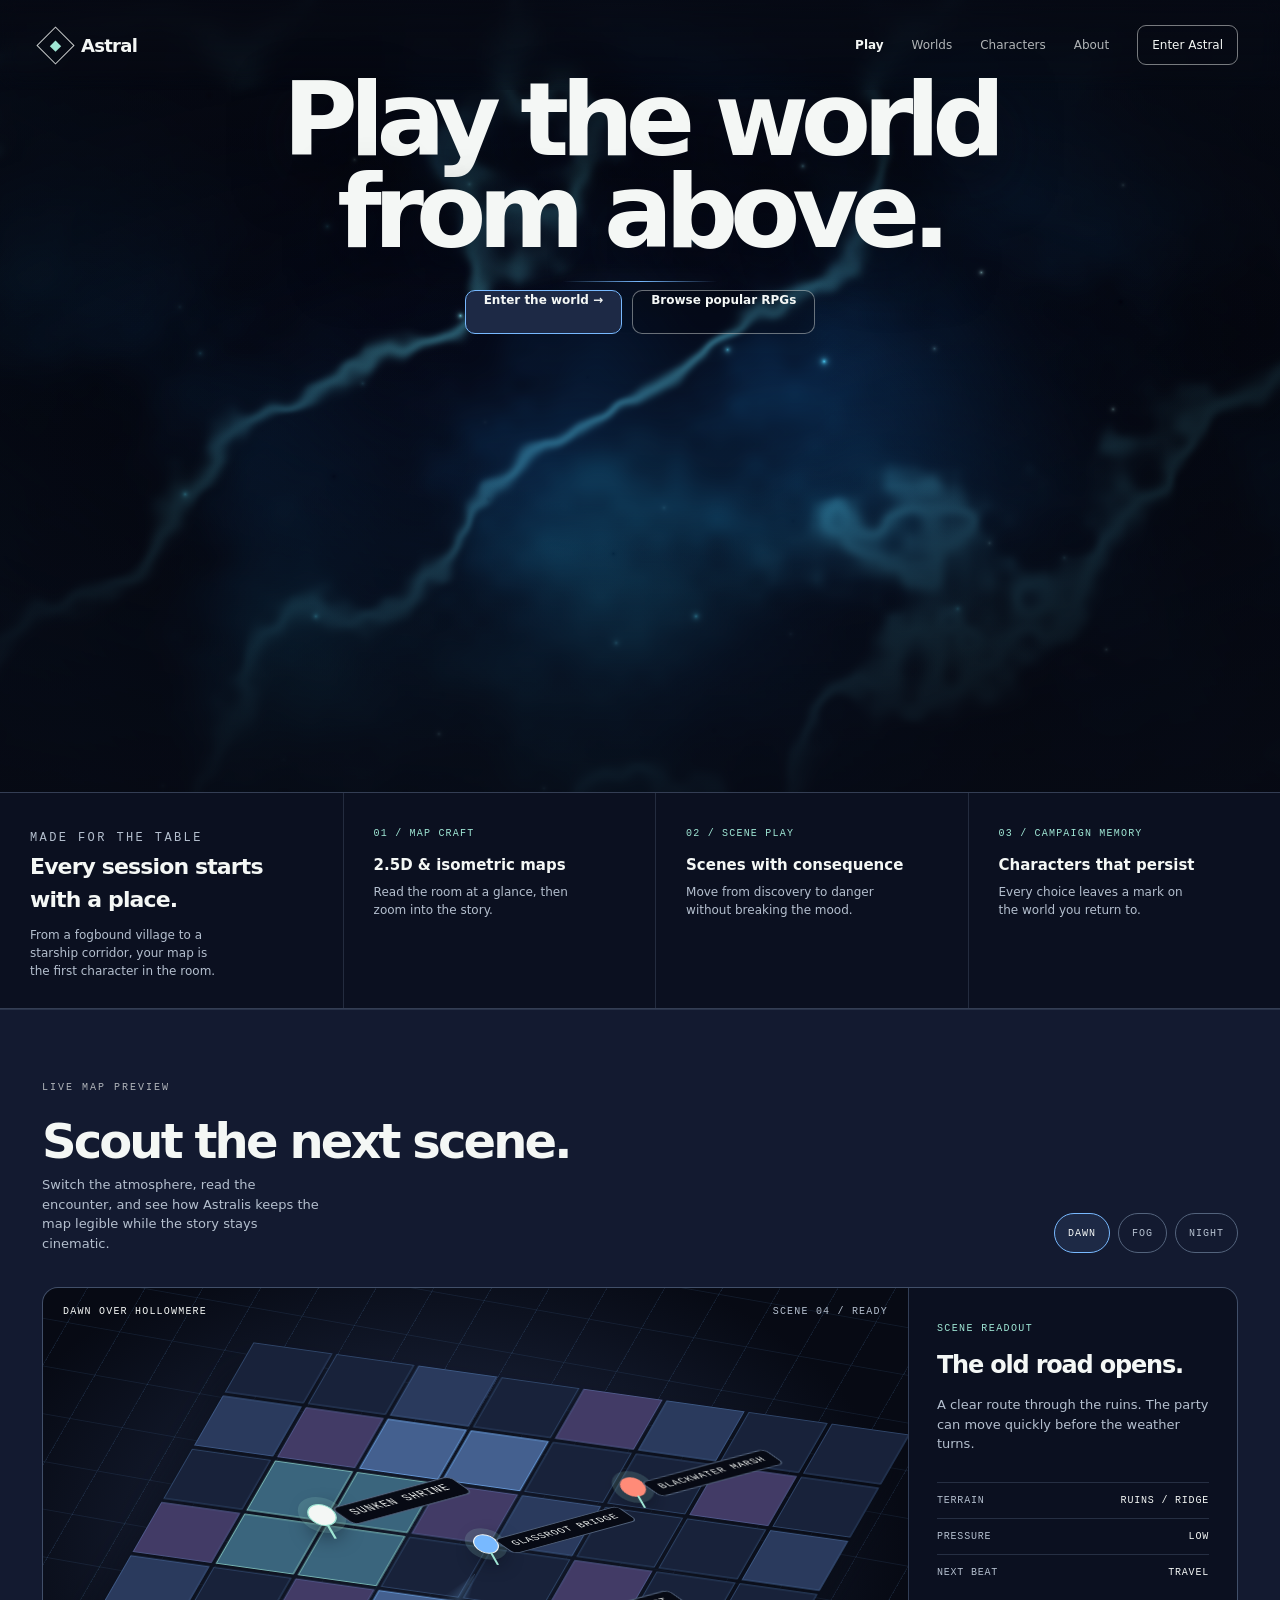
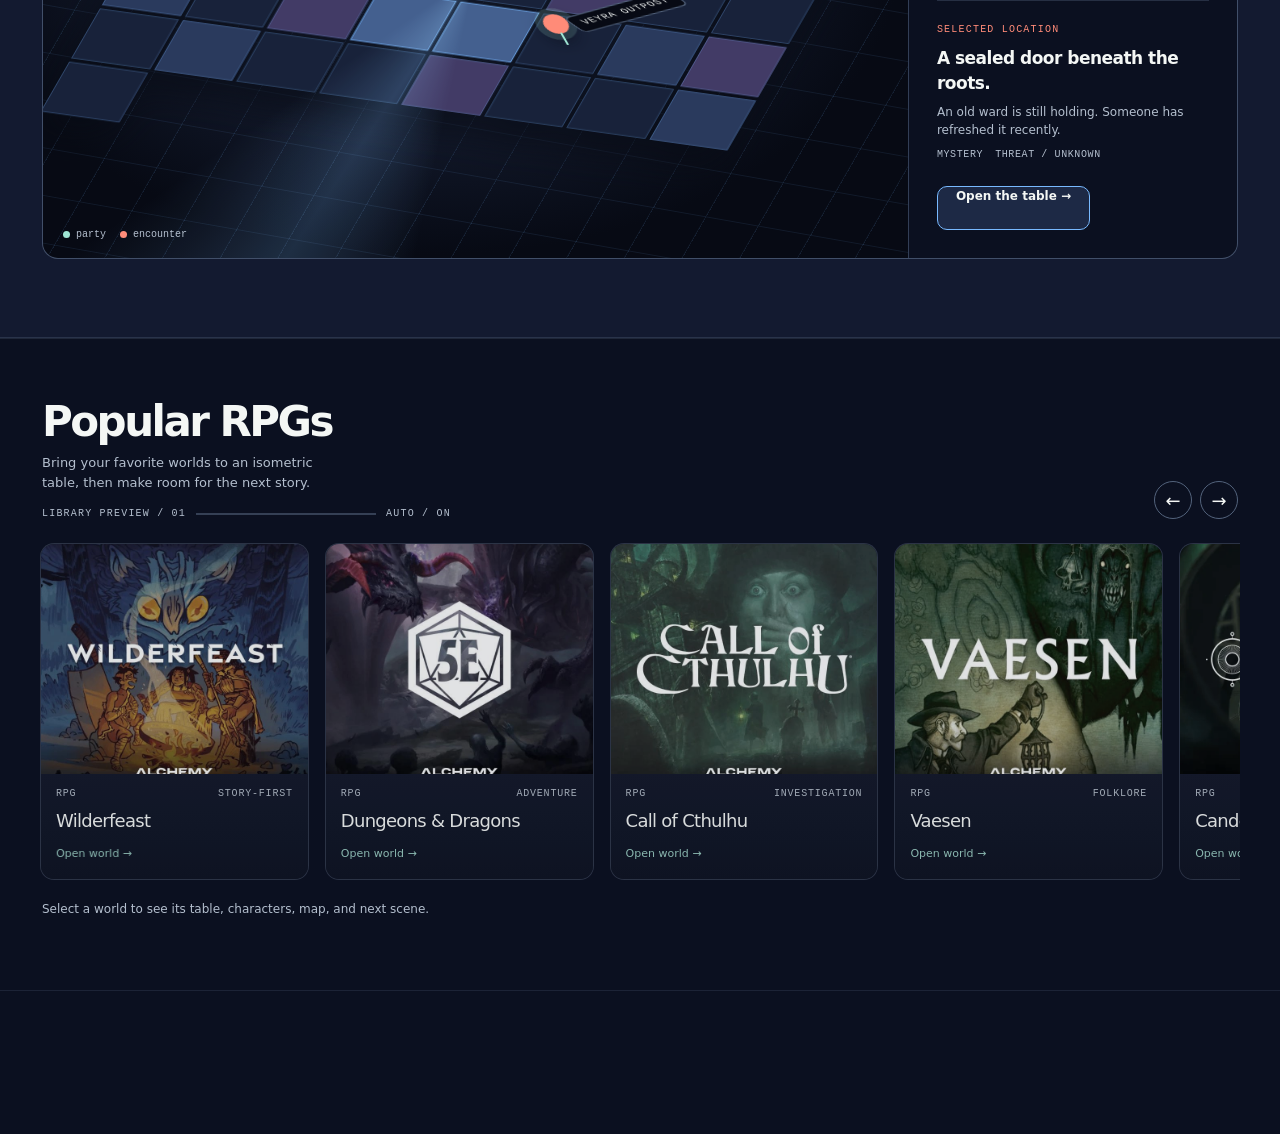
<file: Astralis-Game-Table/astralis-home.html>
<!doctype html>
<html lang="en"><head>
  <meta charset="utf-8">
  <meta name="viewport" content="width=device-width, initial-scale=1">
  <title>Astralis · Your story, in motion</title>
  <style>
    :root{--bg:#0B1020;--surface:#131A30;--surface-2:#1D2945;--fg:#F4F7F5;--muted:#B4BFCE;--border:#53637C;--accent:#9FE6D4;--cyan:#78B9FF;--coral:#FF8B78;--shadow:#070A14;--font-display:Inter,system-ui,-apple-system,"Segoe UI",sans-serif;--font-body:Inter,system-ui,-apple-system,"Segoe UI",sans-serif;--font-mono:ui-monospace,SFMono-Regular,Consolas,monospace}
    *,*::before,*::after{box-sizing:border-box}html{scroll-behavior:smooth;background:var(--bg)}body{margin:0;background:var(--bg);color:var(--fg);font:14px/1.5 var(--font-body);-webkit-font-smoothing:antialiased}button{font:inherit;cursor:pointer}a{color:inherit;text-decoration:none}img{display:block;max-width:100%}:focus-visible{outline:2px solid var(--accent);outline-offset:4px}
    .home{min-height:100vh;background:var(--bg)}.hero{min-height:720px;height:88vh;position:relative;isolation:isolate;display:grid;grid-template-rows:auto 1fr auto;overflow:hidden}.hero::before{content:"";position:absolute;inset:0;z-index:-2;background-image:linear-gradient(180deg,color-mix(in oklch,var(--shadow) 66%,transparent),color-mix(in oklch,#1D2945 14%,transparent) 44%,color-mix(in oklch,var(--shadow) 92%,transparent)),url("astralis-detroit-reference-09s.jpg");background-position:center;background-size:cover;filter:saturate(.68) hue-rotate(20deg) contrast(1.08);transform:scale(1.04)}.hero::after{content:"";position:absolute;inset:0;z-index:-1;background:radial-gradient(ellipse at 50% 50%,transparent 0 16%,color-mix(in oklch,var(--shadow) 30%,transparent) 60%,color-mix(in oklch,var(--shadow) 82%,transparent) 100%);pointer-events:none}.topnav{display:flex;align-items:center;justify-content:space-between;padding:25px 42px;position:relative;z-index:4}.wordmark{display:flex;align-items:center;gap:12px;font-size:18px;font-weight:700;letter-spacing:-.04em}.mark{width:27px;height:27px;border:1px solid color-mix(in oklch,var(--fg) 82%,transparent);transform:rotate(45deg);display:grid;place-items:center}.mark::after{content:"";display:block;width:8px;height:8px;background:var(--accent)}.nav{display:flex;align-items:center;gap:28px;font-size:12px;color:color-mix(in oklch,var(--fg) 72%,transparent)}.nav a:hover{color:var(--fg)}.nav a.active{color:var(--fg);font-weight:600}.nav-cta{border:1px solid color-mix(in oklch,var(--fg) 48%,transparent);border-radius:9px;padding:10px 14px;color:var(--fg)}.nav-cta:hover{border-color:var(--accent);background:color-mix(in oklch,var(--accent) 12%,transparent)}
    .hero-center{width:min(900px,calc(100% - 48px));margin:0 auto;align-self:center;text-align:center;display:flex;flex-direction:column;align-items:center}.eyebrow{font:10px var(--font-mono);letter-spacing:.2em;text-transform:uppercase;color:color-mix(in oklch,var(--fg) 70%,transparent);margin:0 0 24px}.hero-title{font:600 clamp(52px,8vw,104px)/.9 var(--font-display);letter-spacing:-.08em;margin:0;text-wrap:balance}.hero-title span{display:block;font:10px var(--font-mono);letter-spacing:.22em;text-transform:uppercase;color:color-mix(in oklch,var(--fg) 72%,transparent);margin-top:28px}.hero-copy{font-size:16px;color:color-mix(in oklch,var(--fg) 78%,transparent);max-width:48ch;margin:26px 0 0}.hero-actions{display:flex;gap:10px;margin-top:32px}.btn{min-height:44px;border:1px solid color-mix(in oklch,var(--fg) 42%,transparent);border-radius:10px;background:color-mix(in oklch,var(--shadow) 30%,transparent);color:var(--fg);padding:0 18px;font-size:12px;font-weight:600;transition:background .18s ease,border-color .18s ease,transform .15s ease}.btn:hover{background:color-mix(in oklch,var(--fg) 12%,transparent);border-color:var(--fg)}.btn:active{transform:translateY(1px)}.btn-primary{background:var(--surface-2);border-color:var(--cyan);color:var(--fg)}.btn-primary:hover{background:color-mix(in oklch,var(--surface-2) 86%,var(--cyan));border-color:var(--fg);color:var(--fg)}.hero-foot{display:flex;justify-content:space-between;align-items:center;padding:0 42px 30px;color:color-mix(in oklch,var(--fg) 60%,transparent);font:10px var(--font-mono);letter-spacing:.1em;text-transform:uppercase}.signal{display:inline-flex;align-items:center;gap:8px}.signal i{width:6px;height:6px;background:var(--cyan);border-radius:50%;box-shadow:0 0 0 4px color-mix(in oklch,var(--cyan) 20%,transparent)}
    .map-strip{display:grid;grid-template-columns:1.1fr repeat(3,1fr);gap:1px;background:color-mix(in oklch,var(--border) 35%,transparent);border-top:1px solid color-mix(in oklch,var(--border) 35%,transparent);border-bottom:1px solid color-mix(in oklch,var(--border) 35%,transparent)}.map-intro,.map-feature{padding:28px 30px;background:var(--bg)}.map-intro h2{font-size:22px;letter-spacing:-.04em;margin:5px 0 0}.map-intro p,.map-feature p{font-size:12px;color:var(--muted);margin:10px 0 0;max-width:26ch}.map-feature{min-height:132px}.map-feature .feature-kicker{font:10px var(--font-mono);letter-spacing:.12em;text-transform:uppercase;color:var(--accent)}.map-feature strong{display:block;font-size:15px;margin-top:12px}.map-feature p{margin-top:6px}
    .map-preview{padding:72px 42px 78px;background:var(--surface);border-top:1px solid color-mix(in oklch,var(--border) 35%,transparent);border-bottom:1px solid color-mix(in oklch,var(--border) 35%,transparent)}.map-preview-head{display:flex;justify-content:space-between;align-items:end;gap:24px;margin-bottom:34px}.map-preview-title{font:600 clamp(30px,4vw,48px)/1 var(--font-display);letter-spacing:-.06em;margin:0}.map-preview-copy{max-width:34ch;margin:10px 0 0;color:var(--muted);font-size:13px}.scene-switcher{display:flex;gap:8px;flex-wrap:wrap}.scene-btn{min-height:40px;padding:0 13px;border:1px solid var(--border);border-radius:999px;background:transparent;color:var(--muted);font:10px var(--font-mono);letter-spacing:.1em;text-transform:uppercase}.scene-btn:hover,.scene-btn[aria-pressed="true"]{border-color:var(--accent);color:var(--bg);background:var(--accent)}.map-stage{display:grid;grid-template-columns:minmax(0,1.45fr) minmax(240px,.55fr);gap:1px;background:color-mix(in oklch,var(--border) 50%,transparent);border:1px solid color-mix(in oklch,var(--border) 50%,transparent);border-radius:16px;overflow:hidden}.map-canvas{min-height:430px;position:relative;overflow:hidden;background:radial-gradient(ellipse at 45% 45%,color-mix(in oklch,var(--cyan) 15%,var(--surface)),var(--shadow) 70%);transition:background .35s ease}.map-canvas::before{content:"";position:absolute;inset:-22%;background:repeating-linear-gradient(0deg,transparent 0 39px,color-mix(in oklch,var(--cyan) 22%,transparent) 40px),repeating-linear-gradient(90deg,transparent 0 39px,color-mix(in oklch,var(--cyan) 22%,transparent) 40px);transform:rotate(30deg) skewY(-20deg) scale(1.25);opacity:.7}.map-canvas[data-scene="fog"]{background:radial-gradient(ellipse at 50% 38%,color-mix(in oklch,var(--muted) 20%,var(--surface)),var(--shadow) 72%)}.map-canvas[data-scene="night"]{background:radial-gradient(ellipse at 60% 30%,color-mix(in oklch,var(--coral) 15%,var(--surface)),var(--shadow) 72%)}.map-canvas[data-scene="fog"]::before{opacity:.35}.map-canvas[data-scene="night"]::before{opacity:.5}.isometric-board{position:absolute;inset:11% 13%;transform:rotate(30deg) skewY(-22deg) scale(.96);display:grid;grid-template-columns:repeat(8,1fr);gap:4px;filter:drop-shadow(0 26px 18px color-mix(in oklch,var(--shadow) 65%,transparent))}.tile{min-height:38px;border:1px solid color-mix(in oklch,var(--cyan) 24%,transparent);background:color-mix(in oklch,var(--surface-2) 78%,var(--shadow));transition:background .25s ease,border-color .25s ease}.tile:nth-child(3n){background:color-mix(in oklch,var(--surface-2) 86%,var(--cyan))}.tile:nth-child(5n){background:color-mix(in oklch,var(--surface-2) 80%,var(--coral))}.map-canvas[data-scene="fog"] .tile{background:color-mix(in oklch,var(--muted) 18%,var(--surface-2));border-color:color-mix(in oklch,var(--muted) 24%,transparent)}.map-canvas[data-scene="night"] .tile{background:color-mix(in oklch,var(--coral) 13%,var(--surface-2));border-color:color-mix(in oklch,var(--coral) 24%,transparent)}.tile.tile-water{background:color-mix(in oklch,var(--cyan) 42%,var(--surface-2));border-color:color-mix(in oklch,var(--cyan) 64%,transparent)}.tile.tile-path{background:color-mix(in oklch,var(--accent) 34%,var(--surface-2));border-color:color-mix(in oklch,var(--accent) 65%,transparent)}.map-marker{position:absolute;width:18px;height:18px;border:2px solid var(--fg);background:var(--accent);border-radius:50%;box-shadow:0 0 0 7px color-mix(in oklch,var(--accent) 18%,transparent),0 9px 20px color-mix(in oklch,var(--shadow) 70%,transparent);transform:rotate(-30deg) skewY(22deg);transition:left .35s ease,top .35s ease}.map-marker::after{content:"";position:absolute;left:50%;top:100%;width:2px;height:16px;background:var(--accent);transform:translateX(-50%)}.marker-one{left:31%;top:38%}.marker-two{left:58%;top:57%;background:var(--coral);border-color:var(--coral)}.map-canvas[data-scene="fog"] .marker-one{left:45%;top:50%}.map-canvas[data-scene="fog"] .marker-two{left:67%;top:33%}.map-canvas[data-scene="night"] .marker-one{left:25%;top:62%}.map-canvas[data-scene="night"] .marker-two{left:52%;top:27%}.map-hud{position:absolute;left:20px;top:18px;right:20px;display:flex;justify-content:space-between;align-items:center;font:10px var(--font-mono);letter-spacing:.12em;text-transform:uppercase;color:var(--muted)}.map-hud strong{color:var(--fg);font-weight:500}.map-legend{position:absolute;left:20px;bottom:18px;display:flex;gap:14px;font:10px var(--font-mono);color:var(--muted)}.legend-item{display:inline-flex;align-items:center;gap:6px}.legend-dot{width:7px;height:7px;border-radius:50%;background:var(--accent)}.legend-dot.hostile{background:var(--coral)}.map-side{padding:28px;background:var(--bg);display:flex;flex-direction:column;justify-content:space-between}.map-side .scene-kicker{font:10px var(--font-mono);letter-spacing:.14em;text-transform:uppercase;color:var(--accent)}.map-side h3{font-size:24px;letter-spacing:-.05em;margin:10px 0 0}.map-side p{font-size:13px;color:var(--muted);margin:12px 0 0}.map-readout{display:grid;gap:12px;margin-top:28px}.readout-row{display:flex;justify-content:space-between;gap:16px;padding-top:12px;border-top:1px solid color-mix(in oklch,var(--border) 38%,transparent);font:10px var(--font-mono);letter-spacing:.08em;text-transform:uppercase;color:var(--muted)}.readout-row strong{color:var(--fg);font-weight:500}.map-side .map-action{align-self:flex-start;margin-top:26px}
    .rail-section{padding:62px 42px 72px;background:var(--bg);border-top:1px solid color-mix(in oklch,var(--border) 28%,transparent)}.rail-head{display:flex;align-items:end;justify-content:space-between;gap:20px;margin-bottom:24px}.rail-title{font:600 clamp(28px,4vw,42px)/1 var(--font-display);letter-spacing:-.06em;margin:0}.rail-sub{font-size:13px;color:var(--muted);max-width:34ch;margin:10px 0 0}.rail-controls{display:flex;gap:8px}.rail-btn{width:38px;height:38px;border-radius:50%;border:1px solid var(--border);background:transparent;color:var(--fg);font-size:18px}.rail-btn:hover{border-color:var(--accent);color:var(--accent)}.rail-viewport{overflow:hidden;margin-inline:-2px}.rail-track{display:flex;gap:16px;transition:transform .35s ease;will-change:transform}.game-card{flex:0 0 clamp(210px,21vw,286px);min-height:334px;position:relative;overflow:hidden;border:1px solid color-mix(in oklch,var(--border) 42%,transparent);border-radius:14px;background:var(--surface);transition:transform .22s ease,border-color .22s ease}.game-card:hover{transform:translateY(-5px);border-color:var(--accent)}.game-card img{width:100%;height:230px;object-fit:cover;filter:saturate(.86);transition:filter .22s ease,transform .22s ease}.game-card:hover img{filter:saturate(1);transform:scale(1.03)}.game-info{padding:14px 15px 16px;background:linear-gradient(180deg,var(--surface),color-mix(in oklch,var(--surface) 88%,black))}.game-meta{display:flex;justify-content:space-between;gap:10px;font:10px var(--font-mono);letter-spacing:.08em;text-transform:uppercase;color:var(--muted)}.game-name{font-size:18px;letter-spacing:-.04em;margin-top:8px}.game-link{display:inline-block;margin-top:12px;font-size:11px;color:var(--accent);opacity:.9}.game-link::after{content:" →"}.rail-note{margin:20px 0 0;color:var(--muted);font-size:12px}.bottom{display:grid;grid-template-columns:1.3fr 1fr auto;align-items:end;gap:28px;padding:32px 42px 34px;color:var(--muted);font:10px var(--font-mono);letter-spacing:.08em;text-transform:uppercase;border-top:1px solid color-mix(in oklch,var(--border) 24%,transparent)}.bottom .wordmark{color:var(--fg);font:700 18px var(--font-body);letter-spacing:-.04em}.bottom p{font:12px/1.5 var(--font-body);letter-spacing:0;text-transform:none;margin:14px 0 0;max-width:26ch}.footer-links{display:grid;grid-template-columns:repeat(2,minmax(90px,1fr));gap:12px 22px}.footer-links a{color:var(--muted)}.footer-links a:hover{color:var(--fg)}.footer-meta{display:flex;flex-direction:column;gap:12px;text-align:right}.footer-meta .signal{justify-content:flex-end}
    @media(max-width:900px){.map-stage{grid-template-columns:1fr}.map-canvas{min-height:360px}.map-side{min-height:300px}}
    @media(max-width:760px){.hero{min-height:680px;height:90vh}.topnav{padding:20px 18px}.nav{gap:14px}.nav a:nth-child(-n+3){display:none}.hero-title{font-size:clamp(48px,14vw,78px)}.hero-foot{padding:0 18px 22px}.map-strip{grid-template-columns:1fr 1fr}.map-intro{grid-column:1/-1}.map-intro,.map-feature{padding:22px 18px}.map-preview{padding:48px 18px 58px}.map-preview-head{align-items:flex-start;flex-direction:column}.map-canvas{min-height:300px}.isometric-board{inset:15% 7%;gap:2px}.tile{min-height:27px}.map-stage{border-radius:12px}.map-side{padding:22px}.rail-section{padding:48px 18px 58px}.rail-head{align-items:flex-start;flex-direction:column}.rail-controls{align-self:flex-end;margin-top:-48px}.game-card{flex-basis:236px}.bottom{grid-template-columns:1fr;padding:26px 18px;gap:26px}.footer-meta{text-align:left}.footer-meta .signal{justify-content:flex-start}}
    @media(prefers-reduced-motion:reduce){*,*::before,*::after{scroll-behavior:auto!important;transition-duration:.001ms!important}}
    .map-location{position:absolute;z-index:3;width:22px;height:22px;padding:0;border:1px solid var(--fg);border-radius:50%;background:var(--accent);box-shadow:0 0 0 7px color-mix(in oklch,var(--accent) 16%,transparent),0 8px 18px color-mix(in oklch,var(--shadow) 72%,transparent);transform:rotate(-30deg) skewY(22deg);transition:left .3s ease,top .3s ease,transform .18s ease,background .18s ease}.map-location::after{content:"";position:absolute;left:50%;top:100%;width:2px;height:14px;background:var(--accent);transform:translateX(-50%)}.map-location:hover,.map-location[aria-pressed="true"]{background:var(--fg);border-color:var(--accent);transform:rotate(-30deg) skewY(22deg) scale(1.14)}.map-location .location-label{position:absolute;left:28px;top:-4px;min-width:max-content;padding:5px 8px;background:var(--shadow);border:1px solid var(--border);border-radius:5px;color:var(--fg);font:9px var(--font-mono);letter-spacing:.08em;text-transform:uppercase;transform:rotate(-30deg) skewY(22deg);pointer-events:none}.location-shrine{left:31%;top:38%}.location-bridge{left:50%;top:43%;background:var(--cyan)}.location-marsh{left:67%;top:33%;background:var(--coral);border-color:var(--coral)}.location-outpost{left:58%;top:57%;background:var(--coral);border-color:var(--coral)}.map-canvas[data-scene="fog"] .location-shrine{left:45%;top:50%}.map-canvas[data-scene="fog"] .location-bridge{left:58%;top:37%}.map-canvas[data-scene="fog"] .location-marsh{left:72%;top:28%}.map-canvas[data-scene="fog"] .location-outpost{left:67%;top:45%}.map-canvas[data-scene="night"] .location-shrine{left:25%;top:62%}.map-canvas[data-scene="night"] .location-bridge{left:41%;top:44%}.map-canvas[data-scene="night"] .location-marsh{left:61%;top:35%}.map-canvas[data-scene="night"] .location-outpost{left:52%;top:27%}.encounter-card{margin-top:22px;padding-top:16px;border-top:1px solid color-mix(in oklch,var(--border) 38%,transparent)}.encounter-card .encounter-kicker{font:10px var(--font-mono);letter-spacing:.12em;text-transform:uppercase;color:var(--coral)}.encounter-card h4{font-size:17px;letter-spacing:-.03em;margin:8px 0 0}.encounter-card p{margin:6px 0 0;font-size:12px}.encounter-card .encounter-meta{display:flex;gap:12px;margin-top:10px;color:var(--muted);font:10px var(--font-mono);letter-spacing:.06em;text-transform:uppercase}
    .scene-btn:hover,.scene-btn[aria-pressed="true"]{border-color:var(--cyan);color:var(--fg);background:var(--surface-2)}
    .hero::after{z-index:0}.hero-webgl{position:absolute;inset:0;width:100%;height:100%;z-index:-1;display:block;opacity:.9;mix-blend-mode:screen;pointer-events:none}.hero>.topnav,.hero>.hero-center,.hero>.hero-foot{position:relative;z-index:2}
    .rail-head>div:first-child{min-width:0}.rail-timing{display:flex;align-items:center;gap:10px;margin-top:16px;color:var(--muted);font:10px var(--font-mono);letter-spacing:.12em;text-transform:uppercase}.rail-timing-line{width:min(180px,22vw);height:2px;background:color-mix(in oklch,var(--border) 58%,transparent);overflow:hidden}.rail-timing-fill{display:block;width:0;height:100%;background:var(--cyan);transform-origin:left center}.rail-timing.is-paused .rail-timing-fill{animation-play-state:paused}.rail-track{transition:transform .72s cubic-bezier(.22,.61,.36,1)}.rail-track.is-moving .game-card{filter:saturate(.78);opacity:.88}.game-card{transition:transform .22s ease,border-color .22s ease,opacity .3s ease,filter .3s ease}.rail-btn[aria-pressed="true"]{border-color:var(--cyan)}
    @keyframes rail-progress{from{width:0}to{width:100%}}
    @media(prefers-reduced-motion:no-preference){.rail-timing-fill{animation:rail-progress 4.2s linear infinite}}
    @media(max-width:760px){.rail-timing{width:100%;justify-content:space-between}.rail-timing-line{flex:1;max-width:none}}
    @media(prefers-reduced-motion:reduce){.rail-track{transition-duration:.001ms}.rail-track.is-moving .game-card{filter:none;opacity:1}.rail-timing-fill{width:100%}}
    html{scroll-behavior:smooth}.ux-progress{position:fixed;inset:0 0 auto;height:2px;background:transparent;z-index:100;pointer-events:none}.ux-progress i{display:block;width:0;height:100%;background:var(--cyan);box-shadow:0 0 14px color-mix(in oklch,var(--cyan) 55%,transparent);transition:width .12s linear}.ux-transition{position:fixed;inset:0;background:var(--shadow);opacity:0;pointer-events:none;z-index:99;transition:opacity .42s cubic-bezier(.22,1,.36,1)}.ux-transition.is-active{opacity:1;pointer-events:auto}.ux-reveal{opacity:0;transform:translateY(22px);transition:opacity .72s cubic-bezier(.16,1,.3,1),transform .72s cubic-bezier(.16,1,.3,1)}.ux-reveal.is-visible{opacity:1;transform:none}.hero .topnav{position:fixed;inset:0 0 auto;background:linear-gradient(180deg,color-mix(in oklch,var(--shadow) 52%,transparent),transparent);backdrop-filter:blur(10px)}.topnav{transition:background .35s ease,padding .35s ease}.topnav.is-scrolled{background:color-mix(in oklch,var(--shadow) 78%,transparent);padding-block:16px}.hero-center{transition:transform .4s ease;transform:translateY(74px)}.hero[data-parallax="on"] .hero-center{transform:translateY(calc(74px + var(--hero-shift,0px)))}.rail-section,.map-preview,.map-strip,.bottom{content-visibility:auto;contain-intrinsic-size:720px}
    @media(prefers-reduced-motion:reduce){html{scroll-behavior:auto}.ux-reveal{opacity:1;transform:none;transition:none}.ux-transition{transition:none}.hero[data-parallax="on"] .hero-center{transform:none}}
  </style>
<style>
  .ux-transition::after{content:attr(data-route-label);position:absolute;left:42px;bottom:34px;color:var(--muted);font:10px var(--font-mono);letter-spacing:.16em;text-transform:uppercase;opacity:.85}
  body.ux-arrived .hero-center,body.ux-arrived .map-strip,body.ux-arrived .map-preview,body.ux-arrived .rail-section,body.ux-arrived .bottom{animation:ux-arrival .78s cubic-bezier(.16,1,.3,1) both}
  body.ux-arrived .map-strip{animation-delay:.08s}body.ux-arrived .map-preview{animation-delay:.14s}body.ux-arrived .rail-section{animation-delay:.2s}body.ux-arrived .bottom{animation-delay:.26s}
  @keyframes ux-arrival{from{opacity:0;clip-path:inset(0 0 12% 0);filter:blur(4px)}to{opacity:1;clip-path:inset(0);filter:none}}
  @media(max-width:760px){.ux-transition::after{left:18px;bottom:22px}}@media(prefers-reduced-motion:reduce){body.ux-arrived .hero-center,body.ux-arrived .map-strip,body.ux-arrived .map-preview,body.ux-arrived .rail-section,body.ux-arrived .bottom{animation:none}}
</style>
</head>
<body>
  <main class="home" data-od-id="astralis-home">
    <section class="hero" data-od-id="home-hero"><header class="topnav" data-od-id="home-nav"><a class="wordmark" href="astralis-home.html" data-od-id="home-brand"><span class="mark" aria-hidden="true"></span><span>Astral</span></a><nav class="nav" aria-label="Home navigation"><a class="active" href="#worlds">Play</a><a href="#worlds">Worlds</a><a href="astralis-tabletop.html">Characters</a><a href="#about">About</a><a class="nav-cta" href="astralis-onboarding-v2.html">Enter Astral</a></nav></header><div class="hero-center"><h1 class="hero-title" data-od-id="home-title">Play the world<br>from above.</h1><div class="hero-actions"><a class="btn btn-primary" href="astralis-onboarding-v2.html" data-od-id="home-enter">Enter the world <span aria-hidden="true">→</span></a><a class="btn" href="#worlds" data-od-id="home-browse">Browse popular RPGs</a></div></div><div class="hero-foot"></div></section>
    <section class="map-strip" data-od-id="map-first-strip"><div class="map-intro"><p class="eyebrow">Made for the table</p><h2>Every session starts with a place.</h2><p>From a fogbound village to a starship corridor, your map is the first character in the room.</p></div><div class="map-feature" data-od-id="feature-isometric-maps"><span class="feature-kicker">01 / Map craft</span><strong>2.5D &amp; isometric maps</strong><p>Read the room at a glance, then zoom into the story.</p></div><div class="map-feature" data-od-id="feature-scene-play"><span class="feature-kicker">02 / Scene play</span><strong>Scenes with consequence</strong><p>Move from discovery to danger without breaking the mood.</p></div><div class="map-feature" data-od-id="feature-party-memory"><span class="feature-kicker">03 / Campaign memory</span><strong>Characters that persist</strong><p>Every choice leaves a mark on the world you return to.</p></div></section>
    <section class="map-preview" id="map-preview" data-od-id="interactive-map-preview"><div class="map-preview-head"><div><p class="eyebrow">Live map preview</p><h2 class="map-preview-title">Scout the next scene.</h2><p class="map-preview-copy">Switch the atmosphere, read the encounter, and see how Astralis keeps the map legible while the story stays cinematic.</p></div><div class="scene-switcher" role="group" aria-label="Map scene controls"><button class="scene-btn" type="button" data-scene="dawn" aria-pressed="true">Dawn</button><button class="scene-btn" type="button" data-scene="fog" aria-pressed="false">Fog</button><button class="scene-btn" type="button" data-scene="night" aria-pressed="false">Night</button></div></div><div class="map-stage"><div class="map-canvas" id="map-canvas" data-scene="dawn"><div class="map-hud"><span><strong id="scene-name">Dawn over Hollowmere</strong></span><span id="scene-status">SCENE 04 / READY</span></div><div class="isometric-board" aria-label="Isometric fantasy map preview"><span class="tile"></span><span class="tile"></span><span class="tile"></span><span class="tile"></span><span class="tile"></span><span class="tile"></span><span class="tile"></span><span class="tile"></span><span class="tile"></span><span class="tile"></span><span class="tile tile-water"></span><span class="tile tile-water"></span><span class="tile"></span><span class="tile"></span><span class="tile"></span><span class="tile"></span><span class="tile"></span><span class="tile tile-path"></span><span class="tile tile-path"></span><span class="tile"></span><span class="tile"></span><span class="tile"></span><span class="tile"></span><span class="tile"></span><span class="tile"></span><span class="tile tile-path"></span><span class="tile tile-path"></span><span class="tile"></span><span class="tile"></span><span class="tile"></span><span class="tile"></span><span class="tile"></span><span class="tile"></span><span class="tile"></span><span class="tile"></span><span class="tile tile-water"></span><span class="tile tile-water"></span><span class="tile"></span><span class="tile"></span><span class="tile"></span><span class="tile"></span><span class="tile"></span><span class="tile"></span><span class="tile"></span><span class="tile"></span><span class="tile"></span><span class="tile"></span><span class="tile"></span><span class="tile"></span></div><span class="map-marker marker-one" aria-label="Party position"></span><span class="map-marker marker-two" aria-label="Encounter position"></span><div class="map-legend"><span class="legend-item"><i class="legend-dot"></i>party</span><span class="legend-item"><i class="legend-dot hostile"></i>encounter</span></div></div><aside class="map-side" data-od-id="map-readout"><div><span class="scene-kicker">Scene readout</span><h3 id="readout-title">The old road opens.</h3><p id="readout-copy">A clear route through the ruins. The party can move quickly before the weather turns.</p><div class="map-readout"><div class="readout-row"><span>Terrain</span><strong id="readout-terrain">Ruins / ridge</strong></div><div class="readout-row"><span>Pressure</span><strong id="readout-pressure">Low</strong></div><div class="readout-row"><span>Next beat</span><strong id="readout-beat">Travel</strong></div></div></div><a class="btn btn-primary map-action" href="astralis-tabletop.html" data-od-id="map-open-table">Open the table <span aria-hidden="true">→</span></a></aside></div></section>
    <section class="rail-section" id="worlds" data-od-id="playable-worlds"><div class="rail-head"><div><h2 class="rail-title">Popular RPGs</h2><p class="rail-sub">Bring your favorite worlds to an isometric table, then make room for the next story.</p></div><div class="rail-controls" aria-label="Popular RPG controls"><button class="rail-btn" id="rail-prev" aria-label="Previous popular RPG">←</button><button class="rail-btn" id="rail-next" aria-label="Next popular RPG">→</button></div></div><div class="rail-viewport"><div class="rail-track" id="rail-track"><a class="game-card" href="astralis-tabletop.html" data-od-id="game-card-wilderfeast"><img src="assets/alchemy-covers/wilderfeast.webp" alt="Wilderfeast cover art" width="660" height="660" loading="lazy"><div class="game-info"><div class="game-meta"><span>RPG</span><span>Story-first</span></div><div class="game-name">Wilderfeast</div><span class="game-link">Open world</span></div></a><a class="game-card" href="astralis-tabletop.html" data-od-id="game-card-dungeons-dragons"><img src="assets/alchemy-covers/dungeons-and-dragons.webp" alt="Dungeons &amp; Dragons cover art" width="660" height="660" loading="lazy"><div class="game-info"><div class="game-meta"><span>RPG</span><span>Adventure</span></div><div class="game-name">Dungeons &amp; Dragons</div><span class="game-link">Open world</span></div></a><a class="game-card" href="astralis-tabletop.html" data-od-id="game-card-call-of-cthulhu"><img src="assets/alchemy-covers/call-of-cthulhu.webp" alt="Call of Cthulhu cover art" width="660" height="660" loading="lazy"><div class="game-info"><div class="game-meta"><span>RPG</span><span>Investigation</span></div><div class="game-name">Call of Cthulhu</div><span class="game-link">Open world</span></div></a><a class="game-card" href="astralis-tabletop.html" data-od-id="game-card-vaesen"><img src="assets/alchemy-covers/vaesen.webp" alt="Vaesen cover art" width="660" height="660" loading="lazy"><div class="game-info"><div class="game-meta"><span>RPG</span><span>Folklore</span></div><div class="game-name">Vaesen</div><span class="game-link">Open world</span></div></a><a class="game-card" href="astralis-tabletop.html" data-od-id="game-card-candela-obscura"><img src="assets/alchemy-covers/candela-obscura.webp" alt="Candela Obscura cover art" width="660" height="660" loading="lazy"><div class="game-info"><div class="game-meta"><span>RPG</span><span>Mystery</span></div><div class="game-name">Candela Obscura</div><span class="game-link">Open world</span></div></a><a class="game-card" href="astralis-tabletop.html" data-od-id="game-card-vampire"><img src="assets/alchemy-covers/vampire-the-masquerade.webp" alt="Vampire: The Masquerade cover art" width="660" height="660" loading="lazy"><div class="game-info"><div class="game-meta"><span>RPG</span><span>Gothic</span></div><div class="game-name">Vampire: The Masquerade</div><span class="game-link">Open world</span></div></a><a class="game-card" href="astralis-tabletop.html" data-od-id="game-card-ashen-vale"><img src="astralis-detroit-reference-09s.jpg" alt="Astralis Ashen Vale cinematic world" width="1280" height="720" loading="lazy"><div class="game-info"><div class="game-meta"><span>Astralis</span><span>Campaign</span></div><div class="game-name">The Ashen Vale</div><span class="game-link">Continue campaign</span></div></a></div></div><p class="rail-note">Select a world to see its table, characters, map, and next scene.</p></section>
    <footer class="bottom" id="about" data-od-id="home-footer"><div><span class="wordmark"><span class="mark" aria-hidden="true"></span><span>Astralis</span></span><p>Story-first tools for worlds you can see.</p></div><div class="footer-links"><a href="#worlds">Worlds</a><a href="#map-preview">Map room</a><a href="astralis-tabletop.html">Tabletop</a><a href="astralis-onboarding-v2.html">Enter Astral</a></div><div class="footer-meta"><span>ASTRALIS / 2026</span><span class="signal"><i aria-hidden="true"></i>MAP SYSTEM ONLINE</span></div></footer>
  </main>
  <script>
    const track=document.getElementById('rail-track'),next=document.getElementById('rail-next'),prev=document.getElementById('rail-prev');let offset=0;function moveRail(direction){const card=track.querySelector('.game-card');const step=card.getBoundingClientRect().width+16;const max=Math.max(0,track.scrollWidth-track.parentElement.clientWidth);offset=Math.max(0,Math.min(max,offset+direction*step));track.style.transform='translateX(-'+offset+'px')}next.addEventListener('click',()=>moveRail(1));prev.addEventListener('click',()=>moveRail(-1));
    const scenes={dawn:{name:'Dawn over Hollowmere',status:'SCENE 04 / READY',title:'The old road opens.',copy:'A clear route through the ruins. The party can move quickly before the weather turns.',terrain:'Ruins / ridge',pressure:'Low',beat:'Travel'},fog:{name:'Fog at Blackwater',status:'SCENE 07 / HIDDEN',title:'Something moved in the mist.',copy:'Visibility drops at the waterline. The safest path is also the one closest to the reeds.',terrain:'Marsh / lowland',pressure:'Watchful',beat:'Investigate'},night:{name:'Night watch at Veyra',status:'SCENE 12 / LIVE',title:'The lights are not stars.',copy:'Two signals answer from the ridge. The party has one turn to choose which one to follow.',terrain:'Ridge / outpost',pressure:'Critical',beat:'Choose'}},sceneButtons=document.querySelectorAll('.scene-btn'),canvas=document.getElementById('map-canvas');function setScene(key){const scene=scenes[key];canvas.dataset.scene=key;document.getElementById('scene-name').textContent=scene.name;document.getElementById('scene-status').textContent=scene.status;document.getElementById('readout-title').textContent=scene.title;document.getElementById('readout-copy').textContent=scene.copy;document.getElementById('readout-terrain').textContent=scene.terrain;document.getElementById('readout-pressure').textContent=scene.pressure;document.getElementById('readout-beat').textContent=scene.beat;sceneButtons.forEach(button=>button.setAttribute('aria-pressed',String(button.dataset.scene===key)))}sceneButtons.forEach(button=>button.addEventListener('click',()=>setScene(button.dataset.scene)));
  </script>



<script>
  const locations={shrine:{name:'Sunken Shrine',title:'A sealed door beneath the roots.',copy:'An old ward is still holding. Someone has refreshed it recently.',type:'Mystery',threat:'Unknown'},bridge:{name:'Glassroot Bridge',title:'The only crossing for miles.',copy:'The bridge is stable, but the river below is carrying something bright.',type:'Travel',threat:'Watchful'},marsh:{name:'Blackwater Marsh',title:'Something moved in the reeds.',copy:'A wet trail leads away from the path. It is too large to be a wolf.',type:'Encounter',threat:'High'},outpost:{name:'Veyra Outpost',title:'Two lights answer from the ridge.',copy:'The outpost has gone quiet. One signal is asking for help; the other is bait.',type:'Decision',threat:'Critical'}};
  const mapCanvas=document.getElementById('map-canvas'),readout=document.querySelector('[data-od-id="map-readout"]'),legacyMarkers=mapCanvas.querySelectorAll('.map-marker');legacyMarkers.forEach(marker=>marker.remove());Object.keys(locations).forEach(key=>{const button=document.createElement('button');button.type='button';button.className='map-location location-'+key;button.dataset.location=key;button.setAttribute('aria-label','Select '+locations[key].name);button.setAttribute('aria-pressed',String(key==='shrine'));button.innerHTML='<span class="location-label">'+locations[key].name+'</span>';mapCanvas.appendChild(button)});const encounter=document.createElement('div');encounter.className='encounter-card';encounter.innerHTML='<span class="encounter-kicker">Selected location</span><h4 id="encounter-title"></h4><p id="encounter-copy"></p><div class="encounter-meta"><span id="encounter-type"></span><span id="encounter-threat"></span></div>';readout.firstElementChild.appendChild(encounter);function selectLocation(key){const location=locations[key];document.getElementById('encounter-title').textContent=location.title;document.getElementById('encounter-copy').textContent=location.copy;document.getElementById('encounter-type').textContent=location.type;document.getElementById('encounter-threat').textContent='Threat / '+location.threat;mapCanvas.querySelectorAll('.map-location').forEach(button=>button.setAttribute('aria-pressed',String(button.dataset.location===key)))}mapCanvas.querySelectorAll('.map-location').forEach(button=>button.addEventListener('click',()=>selectLocation(button.dataset.location)));selectLocation('shrine');
</script>
<script>
(()=>{const hero=document.querySelector('.hero');if(!hero)return;const canvas=document.createElement('canvas');canvas.className='hero-webgl';canvas.setAttribute('aria-hidden','true');hero.prepend(canvas);const gl=canvas.getContext('webgl',{alpha:true,antialias:false});if(!gl)return;const vertex='attribute vec2 p;void main(){gl_Position=vec4(p,0.0,1.0);}';const fragment='precision highp float;uniform vec2 r;uniform float t;float hash(vec2 p){return fract(sin(dot(p,vec2(127.1,311.7)))*43758.5453);}float line(float v,float w){return 1.0-smoothstep(0.0,w,abs(fract(v)-0.5));}void main(){vec2 uv=gl_FragCoord.xy/r;vec2 p=uv*2.0-1.0;p.x*=r.x/r.y;float horizon=0.16;float sky=smoothstep(-0.2,0.8,p.y);vec3 col=mix(vec3(0.015,0.03,0.08),vec3(0.04,0.11,0.20),sky);float sun=exp(-length(vec2(p.x*0.72,(p.y-horizon)*1.9))*5.0);col+=vec3(0.08,0.25,0.38)*sun;float glow=exp(-abs(p.y-horizon)*12.0)*exp(-abs(p.x)*1.4);col+=vec3(0.10,0.32,0.40)*glow;float perspective=1.0/max(0.04,p.y-horizon+0.5);vec2 gp=vec2(p.x*perspective*0.35,(p.y-horizon)*perspective*0.28+t*0.08);float grid=max(line(gp.x,0.035),line(gp.y,0.035));grid*=smoothstep(-0.08,0.42,p.y);col+=vec3(0.10,0.32,0.46)*grid*0.45;vec2 rp=vec2(p.x*0.75+p.y*0.24,p.y*0.9-p.x*0.18);float scan=line(rp.x*3.0-t*0.18,0.04)*0.18;col+=vec3(0.26,0.62,0.76)*scan;for(float i=0.0;i<26.0;i++){vec2 cell=vec2(mod(i,13.0)-6.0,floor(i/13.0)-0.5);vec2 sp=vec2((hash(cell)-0.5)*2.2,0.35+hash(cell+7.0)*0.85);float tw=0.45+0.55*sin(t*(0.7+hash(cell+4.0)*1.4)+i);float star=exp(-length(p-sp)*120.0)*tw;col+=vec3(0.40,0.70,0.78)*star;}float scanline=exp(-pow((p.y-sin(t*0.34)*0.26)*9.0,2.0))*0.09;col+=vec3(0.20,0.50,0.62)*scanline;float vignette=1.0-smoothstep(0.35,1.35,length(p*vec2(0.75,0.9)));col*=0.66+vignette*0.44;gl_FragColor=vec4(col,0.92);}';function compile(type,source){const shader=gl.createShader(type);gl.shaderSource(shader,source);gl.compileShader(shader);return shader}const program=gl.createProgram();gl.attachShader(program,compile(gl.VERTEX_SHADER,vertex));gl.attachShader(program,compile(gl.FRAGMENT_SHADER,fragment));gl.linkProgram(program);gl.useProgram(program);const buffer=gl.createBuffer();gl.bindBuffer(gl.ARRAY_BUFFER,buffer);gl.bufferData(gl.ARRAY_BUFFER,new Float32Array([-1,-1,1,-1,-1,1,-1,1,1,-1,1,1]),gl.STATIC_DRAW);const pos=gl.getAttribLocation(program,'p');gl.enableVertexAttribArray(pos);gl.vertexAttribPointer(pos,2,gl.FLOAT,false,0,0);const res=gl.getUniformLocation(program,'r'),time=gl.getUniformLocation(program,'t');let start=performance.now(),reduced=matchMedia('(prefers-reduced-motion: reduce)').matches;function resize(){const d=Math.min(devicePixelRatio||1,2),w=hero.clientWidth*d,h=hero.clientHeight*d;if(canvas.width!==w||canvas.height!==h){canvas.width=w;canvas.height=h;gl.viewport(0,0,w,h)}}function draw(now){resize();gl.uniform2f(res,canvas.width,canvas.height);gl.uniform1f(time,reduced?0:(now-start)/1000);gl.drawArrays(gl.TRIANGLES,0,6);if(!reduced)requestAnimationFrame(draw)}requestAnimationFrame(draw)})();
</script>
<script>
(()=>{const section=document.querySelector('[data-od-id="playable-worlds"]'),libraryTrack=document.getElementById('rail-track'),libraryViewport=section?.querySelector('.rail-viewport'),libraryNext=document.getElementById('rail-next'),libraryPrev=document.getElementById('rail-prev');if(!section||!libraryTrack||!libraryViewport||!libraryNext||!libraryPrev)return;const intro=section.querySelector('.rail-head>div:first-child'),timing=document.createElement('div');timing.className='rail-timing';timing.innerHTML='<span id="rail-status" aria-live="polite">LIBRARY PREVIEW / 01</span><span class="rail-timing-line" aria-hidden="true"><i class="rail-timing-fill" id="rail-progress"></i></span><span id="rail-autoplay">AUTO / ON</span>';intro.appendChild(timing);const status=document.getElementById('rail-status'),autoplay=document.getElementById('rail-autoplay'),progress=document.getElementById('rail-progress'),reduced=matchMedia('(prefers-reduced-motion: reduce)').matches;let libraryOffset=0,libraryTimer=null,paused=false;function metrics(){const card=libraryTrack.querySelector('.game-card');return{step:(card?.getBoundingClientRect().width||236)+16,max:Math.max(0,libraryTrack.scrollWidth-libraryViewport.clientWidth)}}function updateStatus(){const {step,max}=metrics(),total=libraryTrack.children.length,position=step?Math.round(libraryOffset/step):0;status.textContent='LIBRARY PREVIEW / '+String(Math.min(position+1,total)).padStart(2,'0');autoplay.textContent=reduced?'MANUAL / ON':paused?'AUTO / PAUSED':'AUTO / ON';progress.style.width=reduced?'100%':paused?'0%':''}function slide(direction){const {step,max}=metrics();if(!step)return;libraryOffset+=direction*step;if(libraryOffset>max+2)libraryOffset=0;if(libraryOffset<0)libraryOffset=max;libraryTrack.classList.add('is-moving');libraryTrack.style.transform='translateX(-'+libraryOffset+'px)';updateStatus();window.setTimeout(()=>libraryTrack.classList.remove('is-moving'),720)}function manual(event,direction){event.preventDefault();event.stopImmediatePropagation();pause();slide(direction);resume()}libraryNext.addEventListener('click',event=>manual(event,1),true);libraryPrev.addEventListener('click',event=>manual(event,-1),true);function pause(){paused=true;timing.classList.add('is-paused');updateStatus();window.clearInterval(libraryTimer);libraryTimer=null}function resume(){if(reduced)return;paused=false;timing.classList.remove('is-paused');updateStatus();window.clearInterval(libraryTimer);libraryTimer=window.setInterval(()=>{if(!document.hidden&&!paused)slide(1)},4200)}libraryViewport.addEventListener('mouseenter',pause);libraryViewport.addEventListener('mouseleave',resume);libraryViewport.addEventListener('focusin',pause);libraryViewport.addEventListener('focusout',event=>{if(!libraryViewport.contains(event.relatedTarget))resume()});document.addEventListener('visibilitychange',()=>document.hidden?pause():resume());window.addEventListener('resize',()=>{const {max}=metrics();libraryOffset=Math.min(libraryOffset,max);libraryTrack.style.transform='translateX(-'+libraryOffset+'px)';updateStatus()});updateStatus();resume()})();
</script>
<div class="ux-progress" aria-hidden="true"><i id="ux-progress-fill"></i></div><div class="ux-transition" aria-hidden="true"></div>
<script>
(()=>{const reduce=matchMedia('(prefers-reduced-motion: reduce)').matches,progress=document.getElementById('ux-progress-fill'),transition=document.querySelector('.ux-transition'),nav=document.querySelector('.hero .topnav');document.querySelectorAll('.map-strip,.map-preview,.rail-section,.bottom').forEach((el,index)=>{el.classList.add('ux-reveal');el.style.transitionDelay=Math.min(index*70,210)+'ms'});if(!reduce){const observer=new IntersectionObserver(entries=>entries.forEach(entry=>{if(entry.isIntersecting){entry.target.classList.add('is-visible');observer.unobserve(entry.target)}}),{threshold:.12});document.querySelectorAll('.ux-reveal').forEach(el=>observer.observe(el))}else document.querySelectorAll('.ux-reveal').forEach(el=>el.classList.add('is-visible'));function update(){const max=document.documentElement.scrollHeight-innerHeight;const ratio=max>0?scrollY/max:0;if(progress)progress.style.width=(ratio*100)+'%';if(nav)nav.classList.toggle('is-scrolled',scrollY>40);document.querySelector('.hero')?.style.setProperty('--hero-shift',Math.min(scrollY*.12,42)+'px')}addEventListener('scroll',update,{passive:true});update();document.querySelectorAll('a[href]').forEach(link=>{const href=link.getAttribute('href');if(!href||href.startsWith('#')||href.startsWith('mailto:')||href.startsWith('tel:'))return;link.addEventListener('click',event=>{if(reduce)return;event.preventDefault();transition.classList.add('is-active');setTimeout(()=>{location.href=href},320)})});document.querySelectorAll('a[href^="#"]').forEach(link=>link.addEventListener('click',event=>{const target=document.querySelector(link.getAttribute('href'));if(!target)return;event.preventDefault();window.scrollTo({top:target.getBoundingClientRect().top+scrollY-24,behavior:reduce?'auto':'smooth'})}));document.querySelectorAll('.game-card,.map-feature,.map-location').forEach(el=>el.addEventListener('pointerenter',()=>el.classList.add('is-hovered')));document.documentElement.dataset.uxReady='true'})();
(()=>{const page='home',reduce=matchMedia('(prefers-reduced-motion: reduce)').matches,overlay=document.querySelector('.ux-transition'),routeKey='astralis-route';document.body.dataset.page=page;const incoming=sessionStorage.getItem(routeKey);if(incoming){try{const route=JSON.parse(incoming);if(route.to===page&&Date.now()-route.at<120000){document.body.classList.add('ux-arrived','from-'+route.from);setTimeout(()=>document.body.classList.remove('ux-arrived'),1100)}sessionStorage.removeItem(routeKey)}catch{sessionStorage.removeItem(routeKey)}}function getTarget(href){return href.includes('onboarding')?'onboarding':href.includes('tabletop')?'tabletop':'home'}document.addEventListener('click',event=>{const link=event.target.closest?.('a[href]');if(!link||link.target==='_blank')return;const href=link.getAttribute('href');if(!href||href.startsWith('#')||href.startsWith('mailto:')||href.startsWith('tel:'))return;const to=getTarget(href);sessionStorage.setItem(routeKey,JSON.stringify({from:page,to,at:Date.now()}));if(overlay){overlay.dataset.routeLabel=page+'  →  '+to;if(!reduce)overlay.classList.add('is-active')}} ,true)})();
</script>
<style>
  /* Cinematic motion pass: a visible spatial hand-off rather than a simple fade. */
  .ux-transition{display:grid;place-items:center;background:radial-gradient(circle at var(--route-x,50%) var(--route-y,50%),color-mix(in oklch,var(--cyan) 20%,transparent) 0 2%,var(--shadow) 30%,var(--shadow) 100%);clip-path:circle(0 at var(--route-x,50%) var(--route-y,50%));transition:clip-path .72s cubic-bezier(.74,0,.2,1),opacity .2s ease}
  .ux-transition::before{content:"";width:min(54vw,680px);aspect-ratio:1;border:1px solid color-mix(in oklch,var(--cyan) 58%,transparent);border-radius:50%;box-shadow:0 0 0 28px color-mix(in oklch,var(--cyan) 8%,transparent),0 0 120px color-mix(in oklch,var(--cyan) 22%,transparent);animation:route-orbit 1.2s linear infinite}
  .ux-transition.is-active{opacity:1;clip-path:circle(145% at var(--route-x,50%) var(--route-y,50%))}.ux-transition::after{z-index:1}
  .hero::before{transition:transform 1.25s cubic-bezier(.16,1,.3,1),filter 1.25s ease}.hero:hover::before{transform:scale(1.08);filter:saturate(.9) hue-rotate(12deg) contrast(1.13)}
  .hero-title{animation:home-title-in 1.15s cubic-bezier(.16,1,.3,1) .12s both;text-shadow:0 22px 55px color-mix(in oklch,var(--shadow) 80%,transparent)}.hero-actions{animation:home-title-in .9s cubic-bezier(.16,1,.3,1) .34s both}
  .map-feature{transition:transform .45s cubic-bezier(.16,1,.3,1),background .45s ease}.map-feature:hover{transform:translateY(-8px);background:color-mix(in oklch,var(--surface-2) 42%,var(--bg))}
  .map-stage{transition:transform .7s cubic-bezier(.16,1,.3,1),box-shadow .7s ease}.map-stage:hover{transform:translateY(-6px);box-shadow:0 34px 60px color-mix(in oklch,var(--shadow) 42%,transparent)}
  .map-canvas::after{content:"";position:absolute;inset:-45%;pointer-events:none;background:conic-gradient(from 120deg,transparent 0 20%,color-mix(in oklch,var(--cyan) 20%,transparent) 26%,transparent 32% 100%);animation:radar 8s linear infinite;mix-blend-mode:screen}.map-location{z-index:4}.map-location:hover .location-label,.map-location[aria-pressed="true"] .location-label{animation:label-pop .35s cubic-bezier(.16,1,.3,1) both}
  .game-card{transform-origin:center bottom;transition:transform .55s cubic-bezier(.16,1,.3,1),border-color .25s ease,box-shadow .55s ease}.game-card:hover{transform:translateY(-12px) rotateX(4deg) rotateY(-2deg);box-shadow:0 24px 38px color-mix(in oklch,var(--shadow) 52%,transparent)}
  @keyframes route-orbit{to{transform:rotate(1turn) scale(1.08)}}@keyframes home-title-in{from{opacity:0;transform:translateY(38px);letter-spacing:-.12em;filter:blur(8px)}to{opacity:1;transform:none;filter:none}}@keyframes radar{to{transform:rotate(1turn)}}@keyframes label-pop{from{opacity:0;transform:rotate(-30deg) skewY(22deg) translateY(8px)}to{opacity:1;transform:rotate(-30deg) skewY(22deg)}}
  @media(prefers-reduced-motion:reduce){.ux-transition{clip-path:none}.ux-transition::before,.hero-title,.hero-actions,.map-canvas::after{animation:none}.hero-title,.hero-actions{filter:none}.map-stage:hover,.map-feature:hover,.game-card:hover{transform:none}}
</style>
<script>
(()=>{const reduce=matchMedia('(prefers-reduced-motion: reduce)').matches,overlay=document.querySelector('.ux-transition');if(!overlay||reduce)return;document.addEventListener('click',event=>{const link=event.target.closest?.('a[href]');const href=link?.getAttribute('href');if(!link||!href||href.startsWith('#')||link.target==='_blank'||href.startsWith('mailto:')||href.startsWith('tel:'))return;event.preventDefault();event.stopPropagation();const rect=link.getBoundingClientRect();overlay.style.setProperty('--route-x',(rect.left+rect.width/2)+'px');overlay.style.setProperty('--route-y',(rect.top+rect.height/2)+'px');overlay.classList.add('is-active');window.setTimeout(()=>location.href=href,720)},{capture:true})})();
</script>
<style>
  /* The home backdrop is intentionally reduced to one liquid-glitter WebGL field. */
  .hero::before{background:radial-gradient(circle at 50% 42%,color-mix(in oklch,var(--surface-2) 52%,var(--shadow)),var(--shadow) 76%);filter:none;transform:none}.hero::after{z-index:0;background:linear-gradient(180deg,color-mix(in oklch,var(--shadow) 62%,transparent),transparent 42%,color-mix(in oklch,var(--shadow) 76%,transparent)),radial-gradient(ellipse at center,transparent 20%,color-mix(in oklch,var(--shadow) 68%,transparent) 100%)}.hero-webgl{z-index:-1;opacity:1;mix-blend-mode:normal}.hero:hover::before{transform:none;filter:none}.hero-title{position:relative}.hero-title::after{content:"";position:absolute;left:50%;bottom:-24px;width:min(156px,28vw);height:1px;background:linear-gradient(90deg,transparent,var(--cyan),transparent);transform:translateX(-50%);box-shadow:0 0 18px color-mix(in oklch,var(--cyan) 48%,transparent)}
</style>
<script>
(()=>{const hero=document.querySelector('.hero');if(!hero)return;hero.querySelector('.hero-webgl')?.remove();const canvas=document.createElement('canvas');canvas.className='hero-webgl';canvas.setAttribute('aria-hidden','true');hero.prepend(canvas);const gl=canvas.getContext('webgl',{alpha:false,antialias:false});if(!gl)return;const vertex='attribute vec2 p;void main(){gl_Position=vec4(p,0.,1.);}';const fragment='precision highp float;uniform vec2 r;uniform float t;float h(vec2 p){return fract(sin(dot(p,vec2(127.1,311.7)))*43758.5453123);}float n(vec2 p){vec2 i=floor(p),f=fract(p);f=f*f*(3.-2.*f);return mix(mix(h(i),h(i+vec2(1.,0.)),f.x),mix(h(i+vec2(0.,1.)),h(i+1.),f.x),f.y);}float fb(vec2 p){float v=0.,a=.5;for(int i=0;i<5;i++){v+=a*n(p);p=p*2.03+4.7;a*=.5;}return v;}void main(){vec2 uv=gl_FragCoord.xy/r;vec2 p=(gl_FragCoord.xy*2.-r)/r.y;float time=t*.055;float flow=fb(p*1.2+vec2(time,-time*.72));float ripple=sin((p.x+p.y*.72+flow*1.7-time*4.)*7.);float liquid=smoothstep(.24,.83,flow+ripple*.09);vec3 deep=vec3(.018,.035,.09);vec3 blue=vec3(.035,.15,.28);vec3 teal=vec3(.08,.38,.42);vec3 col=mix(deep,blue,liquid);col+=teal*smoothstep(.58,.94,flow)*.72;float sheen=pow(max(0.,sin((flow+p.x*.42-p.y*.3-time*2.4)*13.)),18.);col+=vec3(.38,.84,.88)*sheen*.33;for(float i=0.;i<56.;i++){vec2 cell=vec2(mod(i,8.)-3.5,floor(i/8.)-3.);float seed=h(cell);vec2 q=cell*.32+vec2(sin(time*7.+seed*9.)*.1,cos(time*6.+seed*11.)*.12);float sparkle=exp(-length(p-q)*(150.+seed*130.))*(.45+.55*sin(t*(.7+seed*1.8)+seed*30.));col+=mix(vec3(.26,.76,.82),vec3(.78,.94,.88),seed)*sparkle*.85;}float vignette=1.-smoothstep(.26,1.35,length(p*vec2(.72,.94)));col*=.48+vignette*.64;gl_FragColor=vec4(col,1.);}';function shader(type,src){const s=gl.createShader(type);gl.shaderSource(s,src);gl.compileShader(s);return s}const program=gl.createProgram();gl.attachShader(program,shader(gl.VERTEX_SHADER,vertex));gl.attachShader(program,shader(gl.FRAGMENT_SHADER,fragment));gl.linkProgram(program);gl.useProgram(program);const buffer=gl.createBuffer();gl.bindBuffer(gl.ARRAY_BUFFER,buffer);gl.bufferData(gl.ARRAY_BUFFER,new Float32Array([-1,-1,1,-1,-1,1,-1,1,1,-1,1,1]),gl.STATIC_DRAW);const position=gl.getAttribLocation(program,'p');gl.enableVertexAttribArray(position);gl.vertexAttribPointer(position,2,gl.FLOAT,false,0,0);const resolution=gl.getUniformLocation(program,'r'),clock=gl.getUniformLocation(program,'t'),reduce=matchMedia('(prefers-reduced-motion: reduce)').matches,start=performance.now();function draw(now){const d=Math.min(devicePixelRatio||1,2),w=hero.clientWidth*d,h=hero.clientHeight*d;if(canvas.width!==w||canvas.height!==h){canvas.width=w;canvas.height=h;gl.viewport(0,0,w,h)}gl.uniform2f(resolution,w,h);gl.uniform1f(clock,reduce?0:(now-start)/1000);gl.drawArrays(gl.TRIANGLES,0,6);if(!reduce)requestAnimationFrame(draw)}requestAnimationFrame(draw)})();
</script>
<style>
  .liquid-ripple-layer{position:absolute;inset:0;z-index:1;overflow:hidden;pointer-events:none}.liquid-ripple{position:absolute;width:18px;height:18px;border:1px solid color-mix(in oklch,var(--cyan) 72%,transparent);border-radius:50%;transform:translate(-50%,-50%) scale(.25);opacity:.9;box-shadow:0 0 18px color-mix(in oklch,var(--cyan) 38%,transparent),inset 0 0 10px color-mix(in oklch,var(--accent) 25%,transparent);animation:liquid-ripple 1.35s cubic-bezier(.12,.66,.18,1) forwards}.hero.is-pointer-active .hero-webgl{transform:translate3d(var(--liquid-x,0px),var(--liquid-y,0px),0) scale(1.025);transition:transform .9s cubic-bezier(.16,1,.3,1)}
  @keyframes liquid-ripple{0%{opacity:.9;transform:translate(-50%,-50%) scale(.25)}72%{opacity:.35}100%{opacity:0;transform:translate(-50%,-50%) scale(16)}}
  @media(prefers-reduced-motion:reduce){.liquid-ripple-layer{display:none}.hero.is-pointer-active .hero-webgl{transform:none}}
</style>
<script>
(()=>{const hero=document.querySelector('.hero'),reduce=matchMedia('(prefers-reduced-motion: reduce)').matches;if(!hero||reduce||!matchMedia('(pointer:fine)').matches)return;const layer=document.createElement('div');layer.className='liquid-ripple-layer';layer.setAttribute('aria-hidden','true');hero.appendChild(layer);let last=0;function ripple(x,y,force=false){const now=performance.now();if(!force&&now-last<105)return;last=now;const ring=document.createElement('i');ring.className='liquid-ripple';ring.style.left=x+'px';ring.style.top=y+'px';layer.appendChild(ring);ring.addEventListener('animationend',()=>ring.remove(),{once:true})}hero.addEventListener('pointermove',event=>{const rect=hero.getBoundingClientRect(),x=event.clientX-rect.left,y=event.clientY-rect.top;hero.classList.add('is-pointer-active');hero.style.setProperty('--liquid-x',((x/rect.width-.5)*-9)+'px');hero.style.setProperty('--liquid-y',((y/rect.height-.5)*-7)+'px');ripple(x,y)});hero.addEventListener('pointerdown',event=>{const rect=hero.getBoundingClientRect();ripple(event.clientX-rect.left,event.clientY-rect.top,true)});hero.addEventListener('pointerleave',()=>{hero.classList.remove('is-pointer-active');hero.style.setProperty('--liquid-x','0px');hero.style.setProperty('--liquid-y','0px')})})();
</script>
</body></html>
</file>
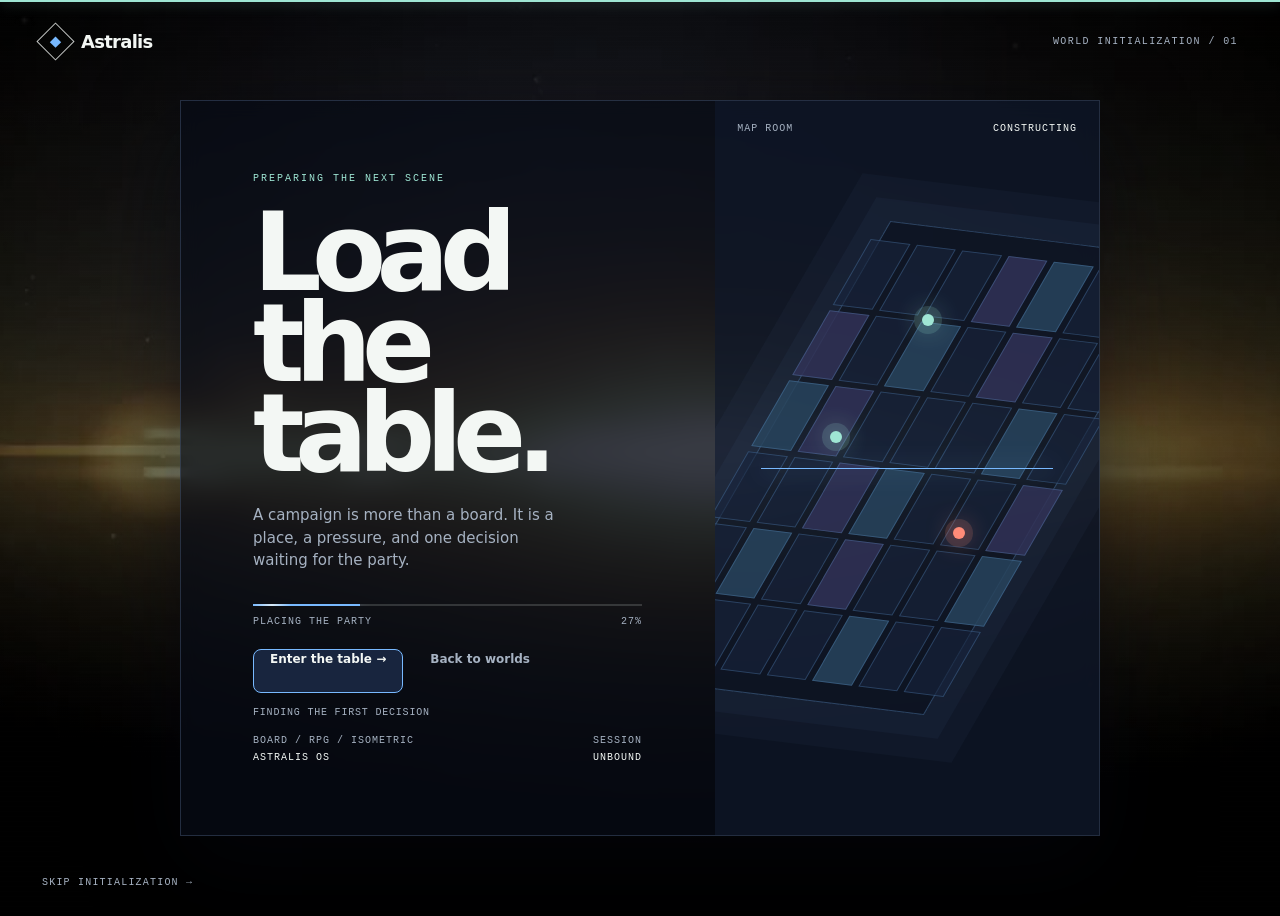
<file: Astralis-Game-Table/astralis-onboarding-v2.html>
<!doctype html>
<html lang="en">
<head>
  <meta charset="utf-8">
  <meta name="viewport" content="width=device-width, initial-scale=1">
  <title>Astralis · Initializing the table</title>
  <style>
    :root{--bg:#080C17;--surface:#10182A;--surface-2:#18253E;--fg:#F3F7F4;--muted:#A6B2C2;--border:#445675;--accent:#78B9FF;--cyan:#9FE6D4;--coral:#FF8B78;--shadow:#05070D;--font-display:Inter,system-ui,-apple-system,"Segoe UI",sans-serif;--font-body:Inter,system-ui,-apple-system,"Segoe UI",sans-serif;--font-mono:ui-monospace,SFMono-Regular,Consolas,monospace}
    *,*::before,*::after{box-sizing:border-box}html,body{min-height:100%;margin:0;background:var(--bg);color:var(--fg)}body{font:14px/1.5 var(--font-body);-webkit-font-smoothing:antialiased}a{color:inherit;text-decoration:none}button{font:inherit;cursor:pointer}:focus-visible{outline:2px solid var(--accent);outline-offset:4px}
    .boot{min-height:100vh;position:relative;isolation:isolate;overflow:hidden;background:var(--bg)}.boot::before{content:"";position:absolute;inset:0;z-index:-3;background:linear-gradient(180deg,color-mix(in oklch,var(--shadow) 68%,transparent),color-mix(in oklch,var(--shadow) 30%,transparent) 48%,color-mix(in oklch,var(--shadow) 90%,transparent)),url("astralis-detroit-reference-09s.jpg") center/cover;filter:saturate(.48) hue-rotate(22deg) contrast(1.1);transform:scale(1.06)}.boot::after{content:"";position:absolute;inset:0;z-index:-2;background:repeating-linear-gradient(0deg,transparent 0 4px,color-mix(in oklch,var(--fg) 3%,transparent) 5px);opacity:.35;pointer-events:none}.boot-nav{position:absolute;top:0;left:0;right:0;display:flex;align-items:center;justify-content:space-between;padding:28px 42px;z-index:5}.wordmark{display:flex;align-items:center;gap:12px;font-weight:700;letter-spacing:-.04em;font-size:18px}.mark{width:27px;height:27px;border:1px solid color-mix(in oklch,var(--fg) 80%,transparent);transform:rotate(45deg);display:grid;place-items:center}.mark::after{content:"";width:8px;height:8px;background:var(--accent)}.boot-nav-meta{font:10px var(--font-mono);letter-spacing:.14em;text-transform:uppercase;color:var(--muted)}
    .boot-core{min-height:100vh;display:grid;place-items:center;padding:100px 24px 80px}.boot-panel{width:min(920px,100%);display:grid;grid-template-columns:1fr .72fr;gap:1px;background:color-mix(in oklch,var(--border) 48%,transparent);border:1px solid color-mix(in oklch,var(--border) 48%,transparent);box-shadow:0 30px 80px color-mix(in oklch,var(--shadow) 60%,transparent);background-color:color-mix(in oklch,var(--bg) 72%,transparent);backdrop-filter:blur(10px)}.boot-copy{padding:clamp(30px,6vw,72px);min-height:490px;display:flex;flex-direction:column;justify-content:space-between}.eyebrow{margin:0;font:10px var(--font-mono);letter-spacing:.2em;text-transform:uppercase;color:var(--cyan)}.boot-title{font:600 clamp(52px,9vw,108px)/.84 var(--font-display);letter-spacing:-.09em;margin:24px 0 0;max-width:6ch}.boot-sub{max-width:32ch;color:var(--muted);font-size:15px;margin:24px 0 0}.boot-foot{display:flex;justify-content:space-between;align-items:end;gap:18px;font:10px var(--font-mono);letter-spacing:.1em;text-transform:uppercase;color:var(--muted)}.boot-foot strong{display:block;color:var(--fg);font-weight:500;margin-top:6px}.boot-visual{position:relative;min-height:490px;overflow:hidden;background:color-mix(in oklch,var(--surface) 72%,transparent)}.boot-visual::before{content:"";position:absolute;inset:14%;border:1px solid color-mix(in oklch,var(--accent) 30%,transparent);transform:rotate(30deg) skewY(-23deg);box-shadow:0 0 0 24px color-mix(in oklch,var(--accent) 4%,transparent),0 0 0 48px color-mix(in oklch,var(--accent) 3%,transparent)}.boot-visual::after{content:"";position:absolute;left:12%;right:12%;top:50%;height:1px;background:var(--accent);box-shadow:0 0 24px var(--accent);animation:scan 3.2s ease-in-out infinite}.grid-plane{position:absolute;inset:17% 12%;display:grid;grid-template-columns:repeat(7,1fr);gap:6px;transform:rotate(30deg) skewY(-23deg);opacity:.85;animation:drift 8s ease-in-out infinite}.grid-plane i{display:block;min-height:42px;border:1px solid color-mix(in oklch,var(--accent) 28%,transparent);background:color-mix(in oklch,var(--surface-2) 72%,transparent)}.grid-plane i:nth-child(4n){background:color-mix(in oklch,var(--coral) 14%,var(--surface-2))}.grid-plane i:nth-child(5n){background:color-mix(in oklch,var(--cyan) 18%,var(--surface-2))}.visual-label{position:absolute;left:22px;top:22px;right:22px;display:flex;justify-content:space-between;font:10px var(--font-mono);letter-spacing:.1em;text-transform:uppercase;color:var(--muted)}.visual-label strong{color:var(--fg);font-weight:500}.node{position:absolute;width:12px;height:12px;background:var(--cyan);border-radius:50%;box-shadow:0 0 0 8px color-mix(in oklch,var(--cyan) 15%,transparent),0 0 26px var(--cyan);animation:pulse 1.8s ease-in-out infinite}.node-a{left:30%;top:45%}.node-b{left:62%;top:58%;background:var(--coral);box-shadow:0 0 0 8px color-mix(in oklch,var(--coral) 15%,transparent),0 0 26px var(--coral);animation-delay:.5s}.node-c{left:54%;top:29%;animation-delay:.9s}
    .boot-progress{margin-top:32px}.progress-line{height:2px;background:color-mix(in oklch,var(--fg) 16%,transparent);position:relative;overflow:hidden}.progress-fill{height:100%;width:0;background:var(--accent);box-shadow:0 0 12px color-mix(in oklch,var(--accent) 60%,transparent);transition:width .16s linear}.progress-meta{display:flex;justify-content:space-between;gap:16px;margin-top:10px;font:10px var(--font-mono);letter-spacing:.1em;text-transform:uppercase;color:var(--muted)}.boot-actions{display:flex;gap:10px;align-items:center;margin-top:22px}.btn{min-height:44px;border:1px solid var(--border);border-radius:8px;background:color-mix(in oklch,var(--shadow) 42%,transparent);color:var(--fg);padding:0 16px;font-size:12px;font-weight:600;transition:background .18s ease,border-color .18s ease,transform .15s ease}.btn:hover{background:var(--surface-2);border-color:var(--fg)}.btn:active{transform:translateY(1px)}.btn-primary{background:var(--surface-2);border-color:var(--accent);color:var(--fg)}.btn-primary:hover{background:color-mix(in oklch,var(--surface-2) 84%,var(--accent));border-color:var(--fg)}.btn[disabled]{cursor:not-allowed;opacity:.52}.btn-ghost{background:transparent;border-color:transparent;color:var(--muted)}.btn-ghost:hover{background:transparent;color:var(--fg);border-color:var(--border)}.boot-status{min-height:18px;margin-top:14px;color:var(--muted);font:10px var(--font-mono);letter-spacing:.08em;text-transform:uppercase}.skip{position:absolute;left:42px;bottom:28px;color:var(--muted);font:10px var(--font-mono);letter-spacing:.12em;text-transform:uppercase}.skip:hover{color:var(--fg)}
    @keyframes scan{0%,100%{transform:translateY(-125px);opacity:0}35%,65%{opacity:1}50%{transform:translateY(125px)}}@keyframes drift{0%,100%{transform:rotate(30deg) skewY(-23deg) translate3d(0,0,0) scale(1)}50%{transform:rotate(30deg) skewY(-23deg) translate3d(12px,-8px,0) scale(1.02)}}@keyframes pulse{0%,100%{transform:scale(.82);opacity:.65}50%{transform:scale(1.16);opacity:1}}
    @media(max-width:760px){.boot-nav{padding:20px 18px}.boot-nav-meta{display:none}.boot-core{padding:88px 18px 70px;align-items:start}.boot-panel{grid-template-columns:1fr}.boot-copy{min-height:430px;padding:32px 24px}.boot-title{font-size:clamp(54px,17vw,84px)}.boot-visual{min-height:300px}.grid-plane{inset:16% 9%}.visual-label{left:16px;right:16px}.skip{left:18px;bottom:20px}.boot-foot{align-items:flex-start;flex-direction:column}}
    @media(prefers-reduced-motion:reduce){*,*::before,*::after{animation:none!important;transition:none!important}}
    html{scroll-behavior:smooth}.ux-progress{position:fixed;inset:0 0 auto;height:2px;background:transparent;z-index:100;pointer-events:none}.ux-progress i{display:block;width:100%;height:100%;background:var(--cyan);box-shadow:0 0 14px color-mix(in oklch,var(--cyan) 55%,transparent)}.ux-transition{position:fixed;inset:0;background:var(--shadow);opacity:0;pointer-events:none;z-index:99;transition:opacity .42s cubic-bezier(.22,1,.36,1)}.ux-transition.is-active{opacity:1;pointer-events:auto}.boot-panel{transform:translateY(12px);opacity:0;animation:ux-enter .9s cubic-bezier(.16,1,.3,1) .12s forwards}.boot-nav{transition:background .35s ease,padding .35s ease}.boot-nav.is-scrolled{background:color-mix(in oklch,var(--shadow) 72%,transparent);backdrop-filter:blur(12px);padding-block:16px}.ux-reveal{opacity:0;transform:translateY(18px);transition:opacity .7s cubic-bezier(.16,1,.3,1),transform .7s cubic-bezier(.16,1,.3,1)}.ux-reveal.is-visible{opacity:1;transform:none}@keyframes ux-enter{to{opacity:1;transform:none}}@media(prefers-reduced-motion:reduce){html{scroll-behavior:auto}.boot-panel{animation:none;opacity:1;transform:none}.ux-reveal{opacity:1;transform:none;transition:none}.ux-transition{transition:none}}
  </style>
<style>
  .ux-transition::after{content:attr(data-route-label);position:absolute;left:42px;bottom:28px;color:var(--muted);font:10px var(--font-mono);letter-spacing:.16em;text-transform:uppercase;opacity:.85}
  body.ux-arrived .boot-core,body.ux-arrived .skip{animation:ux-arrival .78s cubic-bezier(.16,1,.3,1) both}.ux-arrived .skip{animation-delay:.18s}
  @keyframes ux-arrival{from{opacity:0;clip-path:inset(0 0 12% 0);filter:blur(4px)}to{opacity:1;clip-path:inset(0);filter:none}}
  @media(max-width:760px){.ux-transition::after{left:18px;bottom:20px}}@media(prefers-reduced-motion:reduce){body.ux-arrived .boot-core,body.ux-arrived .skip{animation:none}}
</style>
</head>
<body>
  <main class="boot" data-od-id="astralis-onboarding">
    <header class="boot-nav" data-od-id="onboarding-nav"><a class="wordmark" href="astralis-home.html" data-od-id="onboarding-brand"><span class="mark" aria-hidden="true"></span><span>Astralis</span></a><span class="boot-nav-meta">WORLD INITIALIZATION / 01</span></header>
    <section class="boot-core" data-od-id="onboarding-loading"><div class="boot-panel"><div class="boot-copy"><div><p class="eyebrow">Preparing the next scene</p><h1 class="boot-title">Load the table.</h1><p class="boot-sub">A campaign is more than a board. It is a place, a pressure, and one decision waiting for the party.</p><div class="boot-progress" aria-label="Loading progress"><div class="progress-line"><div class="progress-fill" id="progress-fill"></div></div><div class="progress-meta"><span id="progress-label">Mapping the world</span><span id="progress-value">00%</span></div></div><div class="boot-actions"><a class="btn btn-primary" id="enter-world" href="astralis-tabletop.html" data-od-id="onboarding-enter" aria-disabled="true">Enter the table <span aria-hidden="true">→</span></a><a class="btn btn-ghost" href="astralis-home.html" data-od-id="onboarding-back">Back to worlds</a></div><p class="boot-status" id="boot-status" aria-live="polite">Calibrating scene geometry</p></div><div class="boot-foot"><span>BOARD / RPG / ISOMETRIC<strong>ASTRALIS OS</strong></span><span>SESSION<strong>UNBOUND</strong></span></div></div><div class="boot-visual" aria-label="Animated isometric world initialization graphic"><div class="visual-label"><span>Map room</span><strong id="visual-state">Constructing</strong></div><div class="grid-plane" aria-hidden="true"></div><span class="node node-a" aria-hidden="true"></span><span class="node node-b" aria-hidden="true"></span><span class="node node-c" aria-hidden="true"></span></div></div></section>
    <a class="skip" href="astralis-tabletop.html" data-od-id="onboarding-skip">Skip initialization →</a>
  </main>
  <script>
    const grid=document.querySelector('.grid-plane');for(let i=0;i<42;i++){const tile=document.createElement('i');grid.appendChild(tile)}const fill=document.getElementById('progress-fill'),value=document.getElementById('progress-value'),label=document.getElementById('progress-label'),status=document.getElementById('boot-status'),state=document.getElementById('visual-state'),enter=document.getElementById('enter-world'),steps=[['Mapping the world','Calibrating scene geometry'],['Placing the party','Finding the first decision'],['Waking the encounter','Listening for movement'],['Table ready','The world is waiting']];let progress=0,finished=false;function finish(){finished=true;fill.style.width='100%';value.textContent='100%';label.textContent=steps[3][0];status.textContent=steps[3][1];state.textContent='Ready';enter.removeAttribute('aria-disabled');enter.classList.add('is-ready')}function tick(){if(finished)return;progress=Math.min(100,progress+1.1);const index=Math.min(3,Math.floor(progress/25));fill.style.width=progress+'%';value.textContent=String(Math.floor(progress)).padStart(2,'0')+'%';label.textContent=steps[index][0];status.textContent=steps[index][1];state.textContent=index===3?'Ready':'Constructing';if(progress>=100)finish();else window.setTimeout(tick,55)}tick();document.querySelector('[data-od-id="onboarding-skip"]').addEventListener('click',()=>finish());
  </script>
<script>const stray=document.querySelector('.grid-plane').firstChild;if(stray&&stray.nodeType===3)stray.remove();</script>
<div class="ux-progress" aria-hidden="true"><i></i></div><div class="ux-transition" aria-hidden="true"></div>
<script>
(()=>{const reduce=matchMedia('(prefers-reduced-motion: reduce)').matches,transition=document.querySelector('.ux-transition'),nav=document.querySelector('.boot-nav');document.querySelector('.boot-copy')?.classList.add('ux-reveal');if(reduce)document.querySelectorAll('.ux-reveal').forEach(el=>el.classList.add('is-visible'));else requestAnimationFrame(()=>document.querySelectorAll('.ux-reveal').forEach(el=>el.classList.add('is-visible'));addEventListener('scroll',()=>nav?.classList.toggle('is-scrolled',scrollY>24),{passive:true});document.querySelectorAll('a[href]').forEach(link=>{const href=link.getAttribute('href');if(!href||href.startsWith('#')||href.startsWith('mailto:')||href.startsWith('tel:'))return;link.addEventListener('click',event=>{if(reduce)return;event.preventDefault();transition?.classList.add('is-active');setTimeout(()=>{location.href=href},320)})})})();
(()=>{const page='onboarding',reduce=matchMedia('(prefers-reduced-motion: reduce)').matches,overlay=document.querySelector('.ux-transition'),routeKey='astralis-route';document.body.dataset.page=page;const incoming=sessionStorage.getItem(routeKey);if(incoming){try{const route=JSON.parse(incoming);if(route.to===page&&Date.now()-route.at<120000){document.body.classList.add('ux-arrived','from-'+route.from);setTimeout(()=>document.body.classList.remove('ux-arrived'),1100)}sessionStorage.removeItem(routeKey)}catch{sessionStorage.removeItem(routeKey)}}function getTarget(href){return href.includes('onboarding')?'onboarding':href.includes('tabletop')?'tabletop':'home'}document.addEventListener('click',event=>{const link=event.target.closest?.('a[href]');if(!link||link.target==='_blank')return;const href=link.getAttribute('href');if(!href||href.startsWith('#')||href.startsWith('mailto:')||href.startsWith('tel:'))return;const to=getTarget(href);sessionStorage.setItem(routeKey,JSON.stringify({from:page,to,at:Date.now()}));if(overlay){overlay.dataset.routeLabel=page+'  →  '+to;if(!reduce)overlay.classList.add('is-active')}} ,true)})();
</script>
<style>
  .ux-transition{display:grid;place-items:center;background:radial-gradient(circle at var(--route-x,50%) var(--route-y,50%),color-mix(in oklch,var(--accent) 22%,transparent),var(--shadow) 42%);clip-path:polygon(50% 50%,50% 50%,50% 50%,50% 50%);transition:clip-path .78s cubic-bezier(.74,0,.2,1),opacity .2s ease}.ux-transition::before{content:"";width:min(70vw,780px);aspect-ratio:1;border:1px solid color-mix(in oklch,var(--accent) 72%,transparent);transform:rotate(45deg);box-shadow:0 0 0 28px color-mix(in oklch,var(--accent) 8%,transparent),0 0 110px color-mix(in oklch,var(--accent) 30%,transparent);animation:boot-portal 1.2s linear infinite}.ux-transition.is-active{opacity:1;clip-path:polygon(-20% 50%,50% -20%,120% 50%,50% 120%)}
  .boot::before{animation:world-breathe 11s ease-in-out infinite alternate}.boot-panel{position:relative;overflow:hidden}.boot-panel::after{content:"";position:absolute;inset:0;pointer-events:none;background:linear-gradient(115deg,transparent 15%,color-mix(in oklch,var(--cyan) 11%,transparent) 47%,transparent 62%);transform:translateX(-130%);animation:panel-sweep 7s ease-in-out infinite}.boot-visual{perspective:900px}.grid-plane{transform-style:preserve-3d}.node{cursor:default}.boot-progress{position:relative}.progress-fill{position:relative}.progress-fill::after{content:"";position:absolute;inset:0;width:38px;background:linear-gradient(90deg,transparent,color-mix(in oklch,var(--fg) 80%,transparent),transparent);animation:progress-glint 1.1s linear infinite}.boot-actions .btn-primary.is-ready{animation:ready-pulse 2.1s ease-in-out infinite}
  @keyframes boot-portal{to{transform:rotate(405deg) scale(1.04)}}@keyframes world-breathe{from{transform:scale(1.06) translate3d(0,0,0)}to{transform:scale(1.12) translate3d(-1.2%,-.8%,0)}}@keyframes panel-sweep{0%,52%{transform:translateX(-130%)}74%,100%{transform:translateX(130%)}}@keyframes progress-glint{from{transform:translateX(-45px)}to{transform:translateX(260px)}}@keyframes ready-pulse{50%{box-shadow:0 0 0 7px color-mix(in oklch,var(--accent) 12%,transparent),0 0 32px color-mix(in oklch,var(--accent) 35%,transparent)}}
  @media(prefers-reduced-motion:reduce){.ux-transition{clip-path:none}.ux-transition::before,.boot::before,.boot-panel::after,.progress-fill::after,.boot-actions .btn-primary.is-ready{animation:none}}
</style>
<script>
(()=>{const reduce=matchMedia('(prefers-reduced-motion: reduce)').matches,overlay=document.querySelector('.ux-transition');if(!overlay||reduce)return;document.addEventListener('click',event=>{const link=event.target.closest?.('a[href]');const href=link?.getAttribute('href');if(!link||!href||link.target==='_blank')return;event.preventDefault();event.stopPropagation();const r=link.getBoundingClientRect();overlay.style.setProperty('--route-x',(r.left+r.width/2)+'px');overlay.style.setProperty('--route-y',(r.top+r.height/2)+'px');overlay.classList.add('is-active');window.setTimeout(()=>location.href=href,760)},{capture:true})})();
</script>
</body>
</html>
</file>
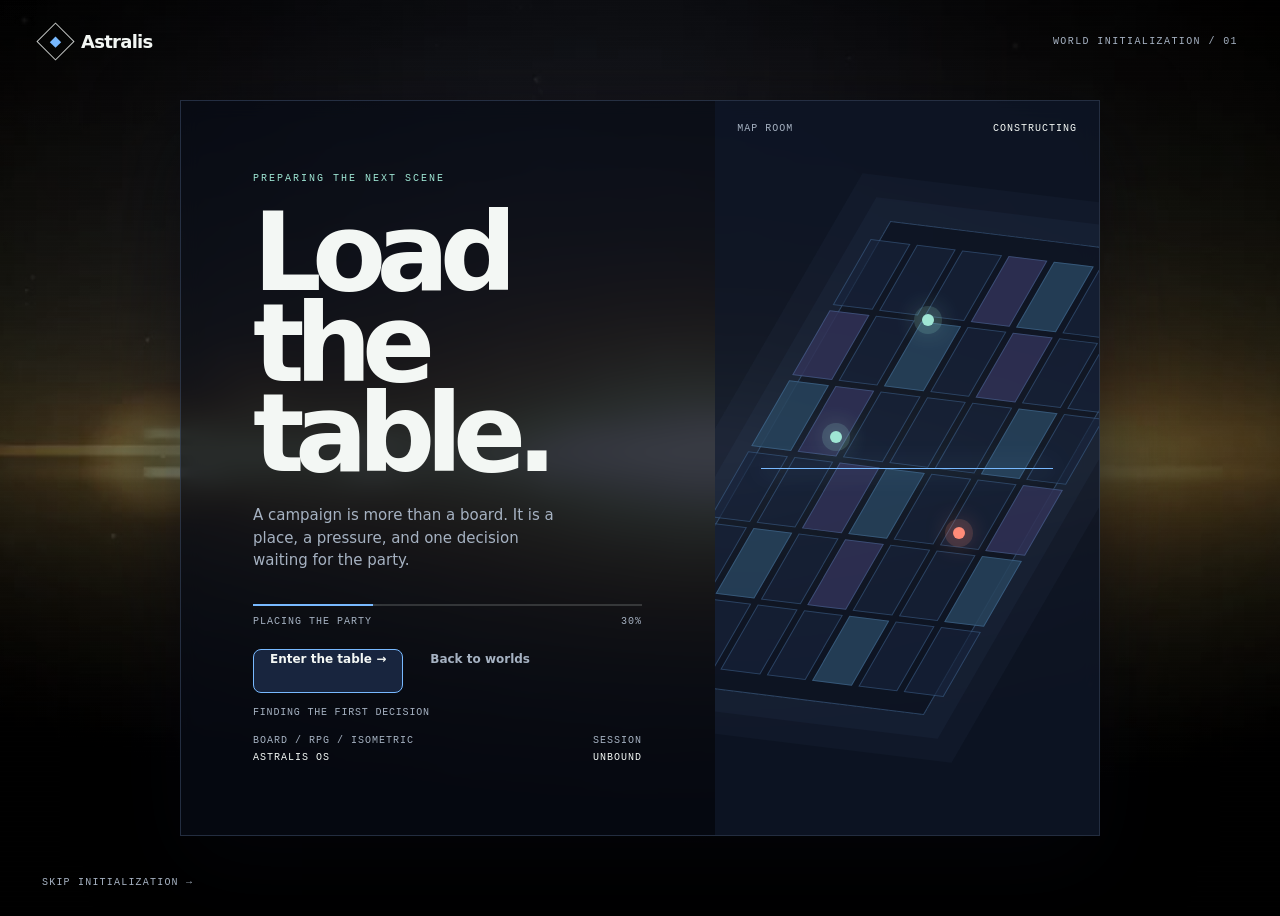
<file: Astralis-Game-Table/astralis-onboarding-v3.html>
<!doctype html>
<html lang="en">
<head>
  <meta charset="utf-8">
  <meta name="viewport" content="width=device-width, initial-scale=1">
  <title>Astralis · Initializing the table</title>
  <style>
    :root{--bg:#080C17;--surface:#10182A;--surface-2:#18253E;--fg:#F3F7F4;--muted:#A6B2C2;--border:#445675;--accent:#78B9FF;--cyan:#9FE6D4;--coral:#FF8B78;--shadow:#05070D;--font-display:Inter,system-ui,-apple-system,"Segoe UI",sans-serif;--font-body:Inter,system-ui,-apple-system,"Segoe UI",sans-serif;--font-mono:ui-monospace,SFMono-Regular,Consolas,monospace}
    *,*::before,*::after{box-sizing:border-box}html,body{min-height:100%;margin:0;background:var(--bg);color:var(--fg)}body{font:14px/1.5 var(--font-body);-webkit-font-smoothing:antialiased}a{color:inherit;text-decoration:none}button{font:inherit;cursor:pointer}:focus-visible{outline:2px solid var(--accent);outline-offset:4px}
    .boot{min-height:100vh;position:relative;isolation:isolate;overflow:hidden;background:var(--bg)}.boot::before{content:"";position:absolute;inset:0;z-index:-3;background:linear-gradient(180deg,color-mix(in oklch,var(--shadow) 68%,transparent),color-mix(in oklch,var(--shadow) 30%,transparent) 48%,color-mix(in oklch,var(--shadow) 90%,transparent)),url("astralis-detroit-reference-09s.jpg") center/cover;filter:saturate(.48) hue-rotate(22deg) contrast(1.1);transform:scale(1.06)}.boot::after{content:"";position:absolute;inset:0;z-index:-2;background:repeating-linear-gradient(0deg,transparent 0 4px,color-mix(in oklch,var(--fg) 3%,transparent) 5px);opacity:.35;pointer-events:none}.boot-nav{position:absolute;top:0;left:0;right:0;display:flex;align-items:center;justify-content:space-between;padding:28px 42px;z-index:5}.wordmark{display:flex;align-items:center;gap:12px;font-weight:700;letter-spacing:-.04em;font-size:18px}.mark{width:27px;height:27px;border:1px solid color-mix(in oklch,var(--fg) 80%,transparent);transform:rotate(45deg);display:grid;place-items:center}.mark::after{content:"";width:8px;height:8px;background:var(--accent)}.boot-nav-meta{font:10px var(--font-mono);letter-spacing:.14em;text-transform:uppercase;color:var(--muted)}
    .boot-core{min-height:100vh;display:grid;place-items:center;padding:100px 24px 80px}.boot-panel{width:min(920px,100%);display:grid;grid-template-columns:1fr .72fr;gap:1px;background:color-mix(in oklch,var(--border) 48%,transparent);border:1px solid color-mix(in oklch,var(--border) 48%,transparent);box-shadow:0 30px 80px color-mix(in oklch,var(--shadow) 60%,transparent);background-color:color-mix(in oklch,var(--bg) 72%,transparent);backdrop-filter:blur(10px)}.boot-copy{padding:clamp(30px,6vw,72px);min-height:490px;display:flex;flex-direction:column;justify-content:space-between}.eyebrow{margin:0;font:10px var(--font-mono);letter-spacing:.2em;text-transform:uppercase;color:var(--cyan)}.boot-title{font:600 clamp(52px,9vw,108px)/.84 var(--font-display);letter-spacing:-.09em;margin:24px 0 0;max-width:6ch}.boot-sub{max-width:32ch;color:var(--muted);font-size:15px;margin:24px 0 0}.boot-foot{display:flex;justify-content:space-between;align-items:end;gap:18px;font:10px var(--font-mono);letter-spacing:.1em;text-transform:uppercase;color:var(--muted)}.boot-foot strong{display:block;color:var(--fg);font-weight:500;margin-top:6px}.boot-visual{position:relative;min-height:490px;overflow:hidden;background:color-mix(in oklch,var(--surface) 72%,transparent)}.boot-visual::before{content:"";position:absolute;inset:14%;border:1px solid color-mix(in oklch,var(--accent) 30%,transparent);transform:rotate(30deg) skewY(-23deg);box-shadow:0 0 0 24px color-mix(in oklch,var(--accent) 4%,transparent),0 0 0 48px color-mix(in oklch,var(--accent) 3%,transparent)}.boot-visual::after{content:"";position:absolute;left:12%;right:12%;top:50%;height:1px;background:var(--accent);box-shadow:0 0 24px var(--accent);animation:scan 3.2s ease-in-out infinite}.grid-plane{position:absolute;inset:17% 12%;display:grid;grid-template-columns:repeat(7,1fr);gap:6px;transform:rotate(30deg) skewY(-23deg);opacity:.85;animation:drift 8s ease-in-out infinite}.grid-plane i{display:block;min-height:42px;border:1px solid color-mix(in oklch,var(--accent) 28%,transparent);background:color-mix(in oklch,var(--surface-2) 72%,transparent)}.grid-plane i:nth-child(4n){background:color-mix(in oklch,var(--coral) 14%,var(--surface-2))}.grid-plane i:nth-child(5n){background:color-mix(in oklch,var(--cyan) 18%,var(--surface-2))}.visual-label{position:absolute;left:22px;top:22px;right:22px;display:flex;justify-content:space-between;font:10px var(--font-mono);letter-spacing:.1em;text-transform:uppercase;color:var(--muted)}.visual-label strong{color:var(--fg);font-weight:500}.node{position:absolute;width:12px;height:12px;background:var(--cyan);border-radius:50%;box-shadow:0 0 0 8px color-mix(in oklch,var(--cyan) 15%,transparent),0 0 26px var(--cyan);animation:pulse 1.8s ease-in-out infinite}.node-a{left:30%;top:45%}.node-b{left:62%;top:58%;background:var(--coral);box-shadow:0 0 0 8px color-mix(in oklch,var(--coral) 15%,transparent),0 0 26px var(--coral);animation-delay:.5s}.node-c{left:54%;top:29%;animation-delay:.9s}
    .boot-progress{margin-top:32px}.progress-line{height:2px;background:color-mix(in oklch,var(--fg) 16%,transparent);position:relative;overflow:hidden}.progress-fill{height:100%;width:0;background:var(--accent);box-shadow:0 0 12px color-mix(in oklch,var(--accent) 60%,transparent);transition:width .16s linear}.progress-meta{display:flex;justify-content:space-between;gap:16px;margin-top:10px;font:10px var(--font-mono);letter-spacing:.1em;text-transform:uppercase;color:var(--muted)}.boot-actions{display:flex;gap:10px;align-items:center;margin-top:22px}.btn{min-height:44px;border:1px solid var(--border);border-radius:8px;background:color-mix(in oklch,var(--shadow) 42%,transparent);color:var(--fg);padding:0 16px;font-size:12px;font-weight:600;transition:background .18s ease,border-color .18s ease,transform .15s ease}.btn:hover{background:var(--surface-2);border-color:var(--fg)}.btn:active{transform:translateY(1px)}.btn-primary{background:var(--surface-2);border-color:var(--accent);color:var(--fg)}.btn-primary:hover{background:color-mix(in oklch,var(--surface-2) 84%,var(--accent));border-color:var(--fg)}.btn[disabled]{cursor:not-allowed;opacity:.52}.btn-ghost{background:transparent;border-color:transparent;color:var(--muted)}.btn-ghost:hover{background:transparent;color:var(--fg);border-color:var(--border)}.boot-status{min-height:18px;margin-top:14px;color:var(--muted);font:10px var(--font-mono);letter-spacing:.08em;text-transform:uppercase}.skip{position:absolute;left:42px;bottom:28px;color:var(--muted);font:10px var(--font-mono);letter-spacing:.12em;text-transform:uppercase}.skip:hover{color:var(--fg)}
    @keyframes scan{0%,100%{transform:translateY(-125px);opacity:0}35%,65%{opacity:1}50%{transform:translateY(125px)}}@keyframes drift{0%,100%{transform:rotate(30deg) skewY(-23deg) translate3d(0,0,0) scale(1)}50%{transform:rotate(30deg) skewY(-23deg) translate3d(12px,-8px,0) scale(1.02)}}@keyframes pulse{0%,100%{transform:scale(.82);opacity:.65}50%{transform:scale(1.16);opacity:1}}
    @media(max-width:760px){.boot-nav{padding:20px 18px}.boot-nav-meta{display:none}.boot-core{padding:88px 18px 70px;align-items:start}.boot-panel{grid-template-columns:1fr}.boot-copy{min-height:430px;padding:32px 24px}.boot-title{font-size:clamp(54px,17vw,84px)}.boot-visual{min-height:300px}.grid-plane{inset:16% 9%}.visual-label{left:16px;right:16px}.skip{left:18px;bottom:20px}.boot-foot{align-items:flex-start;flex-direction:column}}
    @media(prefers-reduced-motion:reduce){*,*::before,*::after{animation:none!important;transition:none!important}}
  </style>
</head>
<body>
  <main class="boot" data-od-id="astralis-onboarding">
    <header class="boot-nav" data-od-id="onboarding-nav"><a class="wordmark" href="astralis-home.html" data-od-id="onboarding-brand"><span class="mark" aria-hidden="true"></span><span>Astralis</span></a><span class="boot-nav-meta">WORLD INITIALIZATION / 01</span></header>
    <section class="boot-core" data-od-id="onboarding-loading"><div class="boot-panel"><div class="boot-copy"><div><p class="eyebrow">Preparing the next scene</p><h1 class="boot-title">Load the table.</h1><p class="boot-sub">A campaign is more than a board. It is a place, a pressure, and one decision waiting for the party.</p><div class="boot-progress" aria-label="Loading progress"><div class="progress-line"><div class="progress-fill" id="progress-fill"></div></div><div class="progress-meta"><span id="progress-label">Mapping the world</span><span id="progress-value">00%</span></div></div><div class="boot-actions"><a class="btn btn-primary" id="enter-world" href="astralis-tabletop.html" data-od-id="onboarding-enter" aria-disabled="true">Enter the table <span aria-hidden="true">→</span></a><a class="btn btn-ghost" href="astralis-home.html" data-od-id="onboarding-back">Back to worlds</a></div><p class="boot-status" id="boot-status" aria-live="polite">Calibrating scene geometry</p></div><div class="boot-foot"><span>BOARD / RPG / ISOMETRIC<strong>ASTRALIS OS</strong></span><span>SESSION<strong>UNBOUND</strong></span></div></div><div class="boot-visual" aria-label="Animated isometric world initialization graphic"><div class="visual-label"><span>Map room</span><strong id="visual-state">Constructing</strong></div><div class="grid-plane" aria-hidden="true"></div><span class="node node-a" aria-hidden="true"></span><span class="node node-b" aria-hidden="true"></span><span class="node node-c" aria-hidden="true"></span></div></div></section>
    <a class="skip" href="astralis-tabletop.html" data-od-id="onboarding-skip">Skip initialization →</a>
  </main>
  <script>
    const grid=document.querySelector('.grid-plane');for(let i=0;i<42;i++){const tile=document.createElement('i');grid.appendChild(tile)}const fill=document.getElementById('progress-fill'),value=document.getElementById('progress-value'),label=document.getElementById('progress-label'),status=document.getElementById('boot-status'),state=document.getElementById('visual-state'),enter=document.getElementById('enter-world'),steps=[['Mapping the world','Calibrating scene geometry'],['Placing the party','Finding the first decision'],['Waking the encounter','Listening for movement'],['Table ready','The world is waiting']];let progress=0,finished=false;function finish(){finished=true;fill.style.width='100%';value.textContent='100%';label.textContent=steps[3][0];status.textContent=steps[3][1];state.textContent='Ready';enter.removeAttribute('aria-disabled');enter.classList.add('is-ready')}function tick(){if(finished)return;progress=Math.min(100,progress+1.1);const index=Math.min(3,Math.floor(progress/25));fill.style.width=progress+'%';value.textContent=String(Math.floor(progress)).padStart(2,'0')+'%';label.textContent=steps[index][0];status.textContent=steps[index][1];state.textContent=index===3?'Ready':'Constructing';if(progress>=100)finish();else window.setTimeout(tick,55)}tick();document.querySelector('[data-od-id="onboarding-skip"]').addEventListener('click',()=>finish());
  </script>
<script>const stray=document.querySelector('.grid-plane').firstChild;if(stray&&stray.nodeType===3)stray.remove();</script>
</body>
</html>
</file>
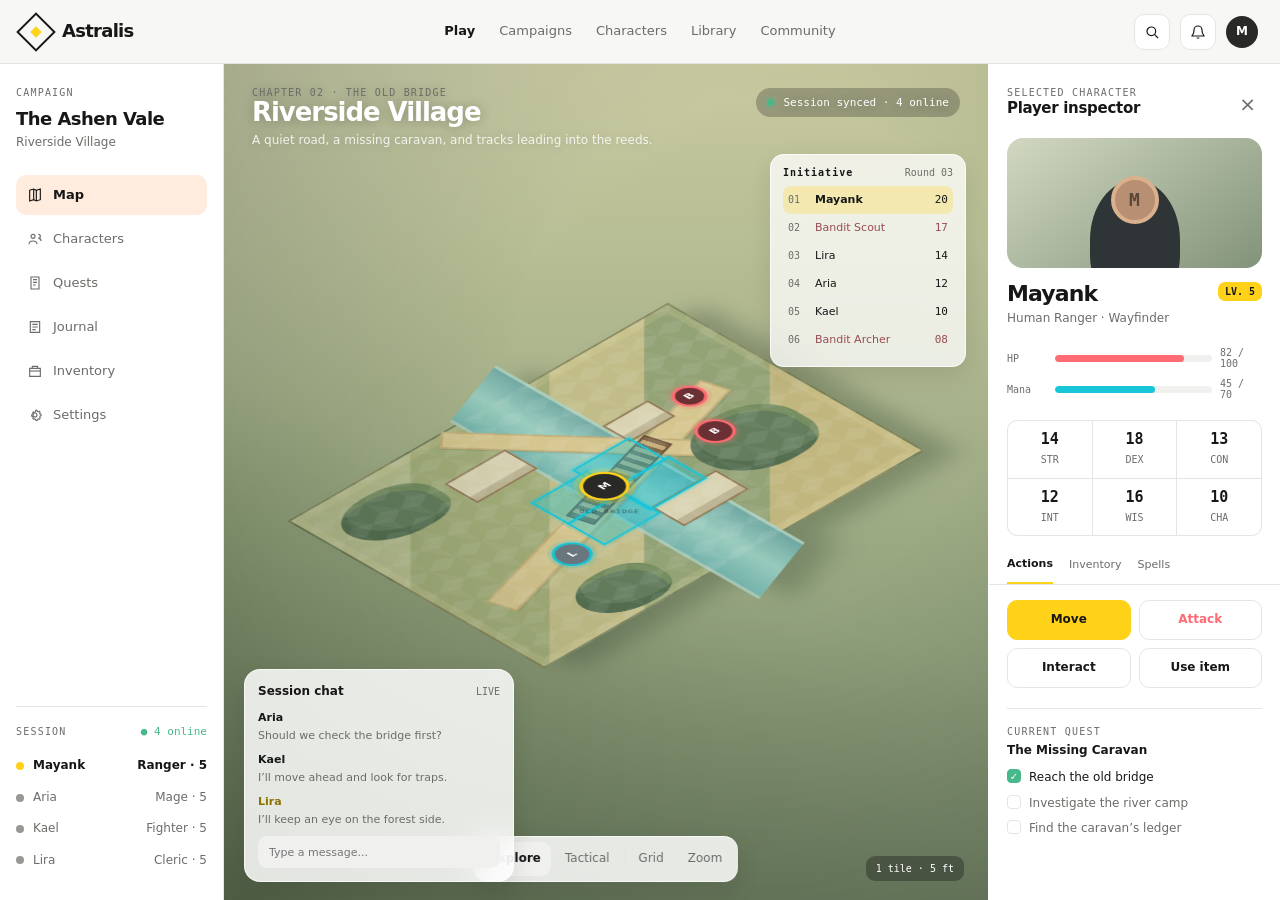
<file: Astralis-Game-Table/astralis-tabletop-v2.html>
<!doctype html>
<html lang="en">
<head>
  <meta charset="utf-8" />
  <meta name="viewport" content="width=device-width, initial-scale=1" />
  <title>Astralis · Riverside Village</title>
  <style>
    :root {
      --bg:#F7F7F5; --surface:#FFFFFF; --fg:#171717; --muted:#6B6D69; --border:#E4E5E2; --accent:#FFD21A;
      --soft:#F0F1EF; --charcoal:#292A28; --quiet:#969894; --cyan:#18C6D9; --coral:#FF6B72; --green:#48B88A;
      --shadow:0 18px 54px rgba(23,23,23,.13); --shadow-soft:0 8px 24px rgba(23,23,23,.10);
      --font-display:Inter,system-ui,-apple-system,"Segoe UI",sans-serif;
      --font-body:Inter,system-ui,-apple-system,"Segoe UI",sans-serif;
      --font-mono:ui-monospace,SFMono-Regular,Consolas,monospace;
      --radius:12px; --radius-lg:18px;
    }
    *,*::before,*::after{box-sizing:border-box} html{color-scheme:light} body{margin:0;background:var(--bg);color:var(--fg);font:14px/1.45 var(--font-body);-webkit-font-smoothing:antialiased} button,input{font:inherit} button{cursor:pointer} a{color:inherit;text-decoration:none} svg{display:block} :focus-visible{outline:3px solid color-mix(in oklch,var(--cyan) 64%,transparent);outline-offset:3px}
    .topbar{height:64px;background:color-mix(in oklch,var(--bg) 92%,transparent);backdrop-filter:blur(16px);border-bottom:1px solid var(--border);display:flex;align-items:center;justify-content:space-between;padding:0 22px;position:sticky;top:0;z-index:20}.brand{display:flex;align-items:center;gap:12px;min-width:180px}.brand-mark{width:28px;height:28px;border:2px solid var(--fg);transform:rotate(45deg);display:grid;place-items:center}.brand-mark::after{content:"";width:8px;height:8px;background:var(--accent);display:block}.brand-name{font-size:18px;font-weight:700;letter-spacing:-.04em}.global-nav{display:flex;gap:24px;color:var(--muted);font-size:13px}.global-nav a.active,.global-nav a:hover{color:var(--fg)}.global-nav a.active{font-weight:700}.top-actions{display:flex;align-items:center;gap:10px;min-width:180px;justify-content:flex-end}.icon-btn{border:1px solid var(--border);background:var(--surface);color:var(--fg);width:36px;height:36px;border-radius:10px;display:grid;place-items:center}.icon-btn:hover{border-color:var(--fg);background:var(--soft)}.avatar{width:32px;height:32px;border-radius:50%;background:var(--charcoal);color:var(--surface);display:grid;place-items:center;font-weight:700;font-size:12px}
    .shell{height:calc(100vh - 64px);min-height:650px;display:grid;grid-template-columns:224px minmax(0,1fr) 292px;overflow:hidden}.sidebar{background:var(--surface);border-right:1px solid var(--border);padding:24px 16px;display:flex;flex-direction:column;gap:24px}.campaign-kicker,.panel-kicker,.map-kicker{font:10px/1 var(--font-mono);letter-spacing:.12em;text-transform:uppercase;color:var(--muted)}.campaign-title{font-size:18px;font-weight:700;letter-spacing:-.03em;margin:8px 0 2px}.campaign-place{font-size:12px;color:var(--muted)}.side-nav{display:grid;gap:4px}.side-link{display:flex;align-items:center;gap:10px;min-height:40px;padding:0 11px;border-radius:10px;color:var(--muted);font-size:13px}.side-link:hover{background:var(--soft);color:var(--fg)}.side-link.active{background:color-mix(in oklch,var(--accent) 25%,var(--surface));color:var(--fg);font-weight:700}.side-link svg{width:16px;height:16px}.session{margin-top:auto;border-top:1px solid var(--border);padding-top:18px}.session-head{display:flex;justify-content:space-between;align-items:center;margin-bottom:12px}.online{color:var(--green);font:11px var(--font-mono)}.player-mini{display:flex;align-items:center;gap:9px;padding:7px 0;color:var(--muted);font-size:12px}.player-dot{width:8px;height:8px;border-radius:50%;background:var(--quiet)}.player-mini.current{color:var(--fg);font-weight:600}.player-mini.current .player-dot{background:var(--accent)}
    .world{position:relative;min-width:0;background:#a8b28e;overflow:hidden}.world::before{content:"";position:absolute;inset:0;background:linear-gradient(142deg,rgba(255,255,255,.16),transparent 32%),linear-gradient(22deg,rgba(66,82,47,.32),transparent 46%),linear-gradient(180deg,#c8c99f 0%,#9caa83 56%,#7d8d70 100%)}.world::after{content:"";position:absolute;inset:0;background:radial-gradient(ellipse at 70% 34%,transparent 0 32%,rgba(28,46,31,.18) 70%,rgba(20,29,20,.32) 100%);pointer-events:none}.world-head{position:absolute;top:24px;left:28px;right:28px;display:flex;justify-content:space-between;align-items:flex-start;z-index:3;color:var(--surface);text-shadow:0 1px 12px rgba(23,23,23,.25)}.world-title{font:600 26px/1.1 var(--font-display);letter-spacing:-.04em}.world-sub{font-size:12px;margin-top:5px;opacity:.82}.world-status{display:flex;align-items:center;gap:9px;background:rgba(23,23,23,.26);padding:8px 11px;border-radius:999px;font:11px var(--font-mono)}.status-dot{width:7px;height:7px;border-radius:50%;background:var(--green);box-shadow:0 0 0 4px rgba(72,184,138,.18)}
    .map-stage{position:absolute;inset:72px 0 64px;display:grid;place-items:center;overflow:hidden}.map{width:min(760px,82%);aspect-ratio:1.48;position:relative;transform:rotateX(55deg) rotateZ(-45deg) scale(.86);transform-style:preserve-3d;filter:drop-shadow(26px 30px 18px rgba(34,49,32,.28));transition:transform .3s ease}.map.is-zoomed{transform:rotateX(55deg) rotateZ(-45deg) scale(1)}.terrain{position:absolute;inset:0;background:linear-gradient(135deg,#b6bd8e 0 19%,#a2ad79 19% 41%,#c2bd88 41% 56%,#94a376 56% 76%,#c1b67e 76%);border:3px solid rgba(82,91,60,.55);box-shadow:inset 0 0 0 12px rgba(232,220,161,.15)}.river{position:absolute;left:44%;top:-7%;width:19%;height:120%;background:linear-gradient(90deg,#72b5b0,#9bd0c4 50%,#6daaa7);transform:skewY(-20deg);opacity:.92;border-inline:5px solid rgba(238,238,205,.45)}.path{position:absolute;background:#d5c58e;border:3px solid rgba(154,127,74,.34);height:10%;width:82%;left:7%;top:49%;transform:rotate(-16deg);box-shadow:0 2px 0 rgba(70,70,40,.16)}.path.two{width:52%;height:8%;left:30%;top:27%;transform:rotate(48deg)}.grove{position:absolute;width:22%;height:22%;background:#637d5d;border-radius:48% 52% 38% 62%;box-shadow:inset 18px -10px 0 rgba(49,75,52,.28),inset -12px 8px 0 rgba(159,178,104,.3)}.grove.one{left:5%;top:7%}.grove.two{right:8%;top:48%;width:24%;height:29%}.grove.three{left:19%;bottom:2%;width:19%;height:20%}.house{position:absolute;width:16%;height:13%;background:#d9d3b2;border:3px solid #8f7957;box-shadow:inset 0 -12px 0 rgba(106,86,53,.24)}.house::before{content:"";position:absolute;inset:-22% -8%;background:#8d5549;clip-path:polygon(50% 0,100% 62%,92% 100%,8% 100%,0 62%);z-index:-1}.house.one{left:29%;top:18%}.house.two{left:63%;top:29%;width:12%;height:11%}.house.three{left:51%;top:66%;width:17%;height:13%}.bridge{position:absolute;left:38%;top:46%;height:9%;width:30%;background:repeating-linear-gradient(90deg,#806646 0 8px,#c6aa78 8px 16px);border:3px solid #694d38;transform:rotate(-16deg)}.cell-layer{position:absolute;inset:0;background-image:linear-gradient(30deg,rgba(255,255,255,.34) 12%,transparent 12.5%,transparent 87%,rgba(255,255,255,.34) 87.5%,rgba(255,255,255,.34)),linear-gradient(150deg,rgba(255,255,255,.34) 12%,transparent 12.5%,transparent 87%,rgba(255,255,255,.34) 87.5%,rgba(255,255,255,.34)),linear-gradient(30deg,rgba(255,255,255,.34) 12%,transparent 12.5%,transparent 87%,rgba(255,255,255,.34) 87.5%,rgba(255,255,255,.34)),linear-gradient(150deg,rgba(255,255,255,.34) 12%,transparent 12.5%,transparent 87%,rgba(255,255,255,.34) 87.5%,rgba(255,255,255,.34)),linear-gradient(60deg,rgba(255,255,255,.2) 25%,transparent 25.5%,transparent 75%,rgba(255,255,255,.2) 75%);background-size:44px 76px;background-position:0 0,0 0,22px 38px,22px 38px,0 0;opacity:.22;pointer-events:none}.reach{position:absolute;width:15%;height:15%;background:rgba(24,198,217,.37);border:3px solid var(--cyan);transform:rotate(0deg);box-shadow:0 0 0 4px rgba(24,198,217,.15)}.reach.a{left:36%;top:41%}.reach.b{left:49%;top:38%}.reach.c{left:50%;top:52%}.reach.d{left:36%;top:55%}.token{position:absolute;width:58px;height:58px;border-radius:50%;transform:rotate(45deg);background:var(--charcoal);border:4px solid var(--accent);box-shadow:0 0 0 7px rgba(255,210,26,.24),0 8px 12px rgba(23,23,23,.26);display:grid;place-items:center;color:var(--surface);font-weight:800;font-size:15px;z-index:5;cursor:pointer}.token span{transform:rotate(-45deg)}.token:hover{box-shadow:0 0 0 10px rgba(255,210,26,.24),0 8px 12px rgba(23,23,23,.26)}.token.lira{width:48px;height:48px;background:#6b7880;border-color:var(--cyan);box-shadow:0 0 0 5px rgba(24,198,217,.2)}.token.bandit{width:48px;height:48px;background:#6b3034;border-color:var(--coral);box-shadow:0 0 0 5px rgba(255,107,114,.18)}.token.mayank{left:45%;top:43%}.token.lira{left:26%;top:61%}.token.bandit{left:73%;top:47%}.token.bandit.two{left:78%;top:31%;width:42px;height:42px}.map-label{position:absolute;transform:rotate(45deg);font:10px var(--font-mono);letter-spacing:.1em;text-transform:uppercase;color:rgba(23,23,23,.58);z-index:4}.map-label.bridge-label{left:39%;top:58%}.map-toolbar{position:absolute;bottom:18px;left:50%;transform:translateX(-50%);display:flex;align-items:center;gap:4px;padding:5px;background:rgba(255,255,255,.84);backdrop-filter:blur(14px);border:1px solid rgba(255,255,255,.7);border-radius:14px;box-shadow:var(--shadow-soft);z-index:6}.tool{height:34px;min-width:36px;padding:0 10px;border:0;background:transparent;border-radius:9px;color:var(--muted);font-size:12px}.tool:hover,.tool.active{background:var(--soft);color:var(--fg)}.tool.active{font-weight:700}.map-scale{position:absolute;right:24px;bottom:19px;z-index:4;background:rgba(23,23,23,.36);color:var(--surface);padding:7px 10px;border-radius:9px;font:10px var(--font-mono)}
    .inspector{background:color-mix(in oklch,var(--surface) 92%,transparent);backdrop-filter:blur(18px);border-left:1px solid rgba(255,255,255,.7);padding:24px 18px;overflow:auto}.panel-head{display:flex;align-items:center;justify-content:space-between;margin-bottom:18px}.panel-title{font-size:15px;font-weight:700;letter-spacing:-.02em}.close{border:0;background:none;color:var(--muted);font-size:20px;line-height:1}.portrait{height:130px;background:linear-gradient(145deg,#d2d8c2,#829379);border-radius:16px;position:relative;overflow:hidden;margin-bottom:14px}.portrait::before{content:"";position:absolute;width:90px;height:120px;background:#2f3536;border-radius:52% 52% 38% 38%;left:50%;bottom:-32px;transform:translateX(-50%)}.portrait::after{content:"M";position:absolute;left:50%;top:38px;transform:translateX(-50%);width:48px;height:48px;border-radius:50%;background:#b88f72;color:rgba(23,23,23,.6);display:grid;place-items:center;font:700 18px var(--font-mono);border:4px solid #d9b18c}.char-name{font:700 22px/1.1 var(--font-display);letter-spacing:-.04em}.char-role{color:var(--muted);font-size:12px;margin-top:4px}.level{float:right;background:var(--accent);padding:4px 7px;border-radius:7px;font:700 10px var(--font-mono)}.bars{display:grid;gap:9px;margin:20px 0}.bar-row{display:grid;grid-template-columns:40px 1fr 42px;align-items:center;gap:8px;font:10px var(--font-mono);color:var(--muted)}.bar{height:7px;background:var(--soft);border-radius:99px;overflow:hidden}.bar i{height:100%;display:block;background:var(--coral);border-radius:inherit}.bar.mana i{background:var(--cyan)}.stats{display:grid;grid-template-columns:repeat(3,1fr);gap:1px;background:var(--border);border:1px solid var(--border);border-radius:10px;overflow:hidden;margin-bottom:20px}.stat-cell{background:var(--surface);padding:9px 4px;text-align:center}.stat-cell b{font:700 15px var(--font-mono);display:block}.stat-cell span{font:10px var(--font-mono);color:var(--muted)}.tabs{display:flex;border-bottom:1px solid var(--border);gap:16px;margin:0 -18px;padding:0 18px}.tab{border:0;background:none;padding:0 0 10px;color:var(--muted);font-size:11px}.tab.active{color:var(--fg);font-weight:700;border-bottom:2px solid var(--accent)}.action-grid{display:grid;grid-template-columns:1fr 1fr;gap:8px;margin-top:15px}.action{min-height:40px;border:1px solid var(--border);background:var(--surface);border-radius:10px;color:var(--fg);font-size:12px;font-weight:600}.action:hover{border-color:var(--fg);background:var(--soft)}.action.primary{background:var(--accent);border-color:var(--accent)}.action.danger{color:var(--coral)}.quest{border-top:1px solid var(--border);margin-top:20px;padding-top:18px}.quest-title{font-size:12px;font-weight:700;margin:5px 0 10px}.quest-item{display:flex;gap:8px;align-items:flex-start;font-size:12px;color:var(--muted);margin:8px 0}.quest-item.done{color:var(--fg)}.check{width:14px;height:14px;border:1px solid var(--border);border-radius:4px;display:grid;place-items:center;font-size:10px;flex:none}.done .check{background:var(--green);border-color:var(--green);color:var(--surface)}
    .chat{position:absolute;left:20px;bottom:18px;width:270px;background:rgba(255,255,255,.84);backdrop-filter:blur(16px);border:1px solid rgba(255,255,255,.72);border-radius:16px;box-shadow:var(--shadow-soft);z-index:8;padding:13px}.chat-head{display:flex;justify-content:space-between;align-items:center;margin-bottom:10px}.chat-title{font-size:12px;font-weight:700}.chat-tag{font:10px var(--font-mono);color:var(--muted)}.message{font-size:11px;margin:8px 0;color:var(--muted)}.message b{display:block;color:var(--fg);font-size:11px;margin-bottom:2px}.message.current b{color:#8b7100}.chat-input{height:32px;width:100%;background:var(--soft);border:1px solid transparent;border-radius:9px;padding:0 10px;color:var(--fg);font-size:11px}.chat-input:focus{border-color:var(--cyan);outline:0}.initiative{position:absolute;right:22px;top:90px;width:196px;background:rgba(255,255,255,.76);backdrop-filter:blur(16px);border:1px solid rgba(255,255,255,.72);border-radius:14px;padding:12px;z-index:7;box-shadow:var(--shadow-soft)}.initiative-head{display:flex;justify-content:space-between;align-items:center;margin-bottom:8px}.initiative-title{font:700 10px var(--font-mono);letter-spacing:.1em}.round{font:10px var(--font-mono);color:var(--muted)}.initiative-row{display:grid;grid-template-columns:20px 1fr 22px;gap:7px;align-items:center;padding:6px 5px;border-radius:8px;font-size:11px}.initiative-row.active{background:color-mix(in oklch,var(--accent) 27%,transparent);font-weight:700}.initiative-row.hostile{color:#994b52}.initiative-row span:first-child{font:10px var(--font-mono);color:var(--muted)}.initiative-row strong{font:11px var(--font-mono);text-align:right}.toast{position:absolute;left:50%;top:84px;transform:translate(-50%,-12px);opacity:0;pointer-events:none;background:var(--charcoal);color:var(--surface);padding:9px 14px;border-radius:999px;font:11px var(--font-mono);z-index:12;transition:opacity .2s ease,transform .2s ease}.toast.show{opacity:1;transform:translate(-50%,0)}
    @media (max-width:1100px){.shell{grid-template-columns:196px minmax(0,1fr) 260px}.global-nav{gap:12px}.chat{width:240px}.initiative{right:12px}}@media (max-width:920px){.topbar{padding:0 14px}.global-nav{display:none}.brand,.top-actions{min-width:auto}.shell{height:auto;min-height:calc(100vh - 64px);grid-template-columns:72px minmax(0,1fr)}.sidebar{padding:18px 10px;align-items:center}.campaign-title,.campaign-place,.campaign-kicker,.side-link span,.session{display:none}.side-nav{width:100%}.side-link{justify-content:center;padding:0}.inspector{grid-column:1 / -1;display:grid;grid-template-columns:180px 1fr;gap:18px;padding:18px}.inspector .panel-head,.inspector .quest{grid-column:1 / -1}.portrait{margin:0}.bars{margin-top:0}.initiative{top:auto;bottom:82px;right:12px}.chat{left:12px;bottom:12px}.world{min-height:calc(100vh - 64px);height:calc(100vh - 64px)}}@media (max-width:620px){.shell{grid-template-columns:56px minmax(0,1fr)}.top-actions .icon-btn:first-child{display:none}.world-head{top:16px;left:16px;right:16px}.world-title{font-size:21px}.initiative{display:none}.chat{width:calc(100% - 24px)}.map-stage{inset:60px 0 55px}.map{width:112%;transform:rotateX(55deg) rotateZ(-45deg) scale(.74)}.inspector{display:block}.inspector .panel-head{margin-bottom:12px}.inspector .portrait{height:100px}.action-grid{grid-template-columns:repeat(4,1fr)}.action{font-size:10px;padding:0 4px}.quest{margin-bottom:4px}}
  </style>
</head>
<body>
  <header class="topbar" data-od-id="global-nav">
    <a class="brand" href="#world" data-od-id="brand-link"><span class="brand-mark" aria-hidden="true"></span><span class="brand-name">Astralis</span></a>
    <nav class="global-nav" aria-label="Global navigation"><a class="active" href="#world">Play</a><a href="#campaign">Campaigns</a><a href="#characters">Characters</a><a href="#library">Library</a><a href="#community">Community</a></nav>
    <div class="top-actions"><button class="icon-btn" aria-label="Search" data-action="toast" data-message="Search is ready for campaigns and characters"><svg width="16" height="16" viewBox="0 0 24 24" fill="none" stroke="currentColor" stroke-width="1.8"><circle cx="11" cy="11" r="6.5"/><path d="m16 16 5 5"/></svg></button><button class="icon-btn" aria-label="Notifications" data-action="toast" data-message="No new session alerts"><svg width="16" height="16" viewBox="0 0 24 24" fill="none" stroke="currentColor" stroke-width="1.8"><path d="M18 9a6 6 0 0 0-12 0c0 7-3 7-3 9h18c0-2-3-2-3-9ZM10 21h4"/></svg></button><span class="avatar" aria-label="Mayank profile">M</span></div>
  </header>
  <main class="shell" id="world" data-od-id="gameplay-shell">
    <aside class="sidebar" id="campaign" data-od-id="campaign-sidebar">
      <div><div class="campaign-kicker">Campaign</div><div class="campaign-title">The Ashen Vale</div><div class="campaign-place">Riverside Village</div></div>
      <nav class="side-nav" aria-label="Campaign navigation"><a class="side-link active" href="#world" data-od-id="nav-map"><svg viewBox="0 0 24 24" fill="none" stroke="currentColor" stroke-width="1.7"><path d="m4 5 6-2 4 2 6-2v16l-6 2-4-2-6 2V5Z"/><path d="M10 3v16M14 5v16"/></svg><span>Map</span></a><a class="side-link" href="#characters"><svg viewBox="0 0 24 24" fill="none" stroke="currentColor" stroke-width="1.7"><circle cx="9" cy="8" r="3"/><path d="M3 20c0-3 2-5 6-5s6 2 6 5M17 11c2.5 0 4 1.5 4 4M17 5a3 3 0 0 1 0 6"/></svg><span>Characters</span></a><a class="side-link" href="#quests"><svg viewBox="0 0 24 24" fill="none" stroke="currentColor" stroke-width="1.7"><path d="M6 3h12v18H6z"/><path d="M9 7h6M9 11h6M9 15h4"/></svg><span>Quests</span></a><a class="side-link" href="#journal"><svg viewBox="0 0 24 24" fill="none" stroke="currentColor" stroke-width="1.7"><path d="M5 4h14v16H5z"/><path d="M8 8h8M8 12h8M8 16h5"/></svg><span>Journal</span></a><a class="side-link" href="#inventory"><svg viewBox="0 0 24 24" fill="none" stroke="currentColor" stroke-width="1.7"><path d="M4 8h16v12H4zM8 8V5h8v3"/><path d="M4 12h16"/></svg><span>Inventory</span></a><a class="side-link" href="#settings"><svg viewBox="0 0 24 24" fill="none" stroke="currentColor" stroke-width="1.7"><circle cx="12" cy="12" r="3"/><path d="M19.4 15a1.8 1.8 0 0 0 .35 2l.05.05-1.4 1.4-.05-.05a1.8 1.8 0 0 0-2-.35 1.8 1.8 0 0 0-1.1 1.65V20h-2v-.3a1.8 1.8 0 0 0-1.1-1.65 1.8 1.8 0 0 0-2 .35l-.05.05-1.4-1.4.05-.05a1.8 1.8 0 0 0 .35-2 1.8 1.8 0 0 0-1.65-1.1H7v-2h.3a1.8 1.8 0 0 0 1.65-1.1 1.8 1.8 0 0 0-.35-2l-.05-.05 1.4-1.4.05.05a1.8 1.8 0 0 0 2 .35 1.8 1.8 0 0 0 1.1-1.65V5h2v.3a1.8 1.8 0 0 0 1.1 1.65 1.8 1.8 0 0 0 2-.35l.05-.05 1.4 1.4-.05.05a1.8 1.8 0 0 0-.35 2 1.8 1.8 0 0 0 1.65 1.1H21v2h-.3a1.8 1.8 0 0 0-1.3.55Z"/></svg><span>Settings</span></a></nav>
      <div class="session"><div class="session-head"><div class="campaign-kicker">Session</div><div class="online">● 4 online</div></div><div class="player-mini current"><i class="player-dot"></i>Mayank <span style="margin-left:auto">Ranger · 5</span></div><div class="player-mini"><i class="player-dot"></i>Aria <span style="margin-left:auto">Mage · 5</span></div><div class="player-mini"><i class="player-dot"></i>Kael <span style="margin-left:auto">Fighter · 5</span></div><div class="player-mini"><i class="player-dot"></i>Lira <span style="margin-left:auto">Cleric · 5</span></div></div>
    </aside>
    <section class="world" data-od-id="game-world">
      <div class="world-head"><div><div class="map-kicker">Chapter 02 · The old bridge</div><div class="world-title">Riverside Village</div><div class="world-sub">A quiet road, a missing caravan, and tracks leading into the reeds.</div></div><div class="world-status"><span class="status-dot"></span> Session synced · 4 online</div></div>
      <div class="map-stage"><div class="map" id="map"><div class="terrain"></div><div class="river"></div><div class="path"></div><div class="path two"></div><div class="grove one"></div><div class="grove two"></div><div class="grove three"></div><div class="house one"></div><div class="house two"></div><div class="house three"></div><div class="bridge"></div><div class="cell-layer" id="grid"></div><div class="reach a"></div><div class="reach b"></div><div class="reach c"></div><div class="reach d"></div><div class="map-label bridge-label">old bridge</div><button class="token mayank" aria-label="Select Mayank" data-token="Mayank"><span>M</span></button><button class="token lira" aria-label="Select Lira" data-token="Lira"><span>L</span></button><button class="token bandit" aria-label="Target Bandit Scout" data-token="Bandit Scout"><span>B</span></button><button class="token bandit two" aria-label="Target Bandit Archer" data-token="Bandit Archer"><span>B</span></button></div></div>
      <div class="map-toolbar" data-od-id="map-toolbar"><button class="tool active" id="explore" data-mode="explore">Explore</button><button class="tool" id="tactical" data-mode="tactical">Tactical</button><span style="width:1px;height:20px;background:var(--border)"></span><button class="tool" id="grid-toggle">Grid</button><button class="tool" id="zoom-toggle">Zoom</button></div><div class="map-scale">1 tile · 5 ft</div>
      <div class="initiative" data-od-id="initiative-panel"><div class="initiative-head"><div class="initiative-title">Initiative</div><div class="round">Round 03</div></div><div class="initiative-row active"><span>01</span><div>Mayank</div><strong>20</strong></div><div class="initiative-row hostile"><span>02</span><div>Bandit Scout</div><strong>17</strong></div><div class="initiative-row"><span>03</span><div>Lira</div><strong>14</strong></div><div class="initiative-row"><span>04</span><div>Aria</div><strong>12</strong></div><div class="initiative-row"><span>05</span><div>Kael</div><strong>10</strong></div><div class="initiative-row hostile"><span>06</span><div>Bandit Archer</div><strong>08</strong></div></div>
      <div class="chat" data-od-id="chat-panel"><div class="chat-head"><div class="chat-title">Session chat</div><div class="chat-tag">LIVE</div></div><div class="message"><b>Aria</b>Should we check the bridge first?</div><div class="message"><b>Kael</b>I’ll move ahead and look for traps.</div><div class="message current" id="chat-message"><b>Lira</b>I’ll keep an eye on the forest side.</div><input class="chat-input" id="chat-input" aria-label="Type a message" placeholder="Type a message..." /></div>
      <div class="toast" id="toast" role="status"></div>
    </section>
    <aside class="inspector" id="characters" data-od-id="player-inspector"><div class="panel-head"><div><div class="panel-kicker">Selected character</div><div class="panel-title">Player inspector</div></div><button class="close" aria-label="Close inspector" data-action="toast" data-message="Inspector stays open while you play">×</button></div><div><div class="portrait" aria-label="Mayank portrait"></div><span class="level">LV. 5</span><div class="char-name" id="selected-name">Mayank</div><div class="char-role" id="selected-role">Human Ranger · Wayfinder</div><div class="bars"><div class="bar-row"><span>HP</span><div class="bar"><i style="width:82%"></i></div><span class="num">82 / 100</span></div><div class="bar-row"><span>Mana</span><div class="bar mana"><i style="width:64%"></i></div><span class="num">45 / 70</span></div></div><div class="stats"><div class="stat-cell"><b>14</b><span>STR</span></div><div class="stat-cell"><b>18</b><span>DEX</span></div><div class="stat-cell"><b>13</b><span>CON</span></div><div class="stat-cell"><b>12</b><span>INT</span></div><div class="stat-cell"><b>16</b><span>WIS</span></div><div class="stat-cell"><b>10</b><span>CHA</span></div></div></div><div class="tabs"><button class="tab active">Actions</button><button class="tab">Inventory</button><button class="tab">Spells</button></div><div class="action-grid" data-od-id="context-actions"><button class="action primary" data-action="move">Move</button><button class="action danger" data-action="attack">Attack</button><button class="action" data-action="toast" data-message="Interact is available near the old bridge">Interact</button><button class="action" data-action="toast" data-message="Inventory opened">Use item</button></div><div class="quest" id="quests" data-od-id="quest-panel"><div class="panel-kicker">Current quest</div><div class="quest-title">The Missing Caravan</div><div class="quest-item done"><span class="check">✓</span><span>Reach the old bridge</span></div><div class="quest-item"><span class="check"></span><span>Investigate the river camp</span></div><div class="quest-item"><span class="check"></span><span>Find the caravan’s ledger</span></div></div></aside>
  </main>
  <script>
    const toast = document.getElementById('toast');
    let toastTimer;
    function showToast(message){ toast.textContent=message; toast.classList.add('show'); clearTimeout(toastTimer); toastTimer=setTimeout(()=>toast.classList.remove('show'),2200); }
    document.querySelectorAll('[data-action="toast"]').forEach(el=>el.addEventListener('click',()=>showToast(el.dataset.message)));
    document.querySelectorAll('[data-mode]').forEach(btn=>btn.addEventListener('click',()=>{document.querySelectorAll('[data-mode]').forEach(b=>b.classList.remove('active'));btn.classList.add('active');document.body.dataset.mode=btn.dataset.mode;showToast(btn.dataset.mode==='tactical'?'Tactical mode · movement and line of sight visible':'Exploration mode · world clarity restored')}));
    document.getElementById('grid-toggle').addEventListener('click',e=>{const grid=document.getElementById('grid');grid.style.opacity=grid.style.opacity==='0'?'':'0';e.currentTarget.classList.toggle('active');showToast(grid.style.opacity==='0'?'Grid hidden':'Grid visible')});
    document.getElementById('zoom-toggle').addEventListener('click',()=>{document.getElementById('map').classList.toggle('is-zoomed');showToast('Camera zoom adjusted')});
    document.querySelectorAll('.token').forEach(token=>token.addEventListener('click',()=>{document.querySelectorAll('.token').forEach(t=>t.style.outline='none');token.style.outline='4px solid var(--surface)';document.getElementById('selected-name').textContent=token.dataset.token;document.getElementById('selected-role').textContent=token.dataset.token.includes('Bandit')?'Hostile · Target':'Companion · In range';showToast(token.dataset.token+' selected')}));
    document.querySelectorAll('.action').forEach(action=>action.addEventListener('click',()=>{const labels={move:'Cyan movement preview shown',attack:'Bandit Scout targeted · attack range shown'};showToast(labels[action.dataset.action]||action.textContent+' action ready')}));
    document.getElementById('chat-input').addEventListener('keydown',e=>{if(e.key==='Enter'&&e.target.value.trim()){const message=document.getElementById('chat-message');message.innerHTML='<b>Mayank</b>'+e.target.value.trim();e.target.value='';showToast('Message sent to session')}});
    const navKey='astralis-map-position'; const saved=localStorage.getItem(navKey); if(saved){document.getElementById('map').style.transform=saved} window.addEventListener('beforeunload',()=>localStorage.setItem(navKey,getComputedStyle(document.getElementById('map')).transform));
  </script>
</body>
</html>
</file>
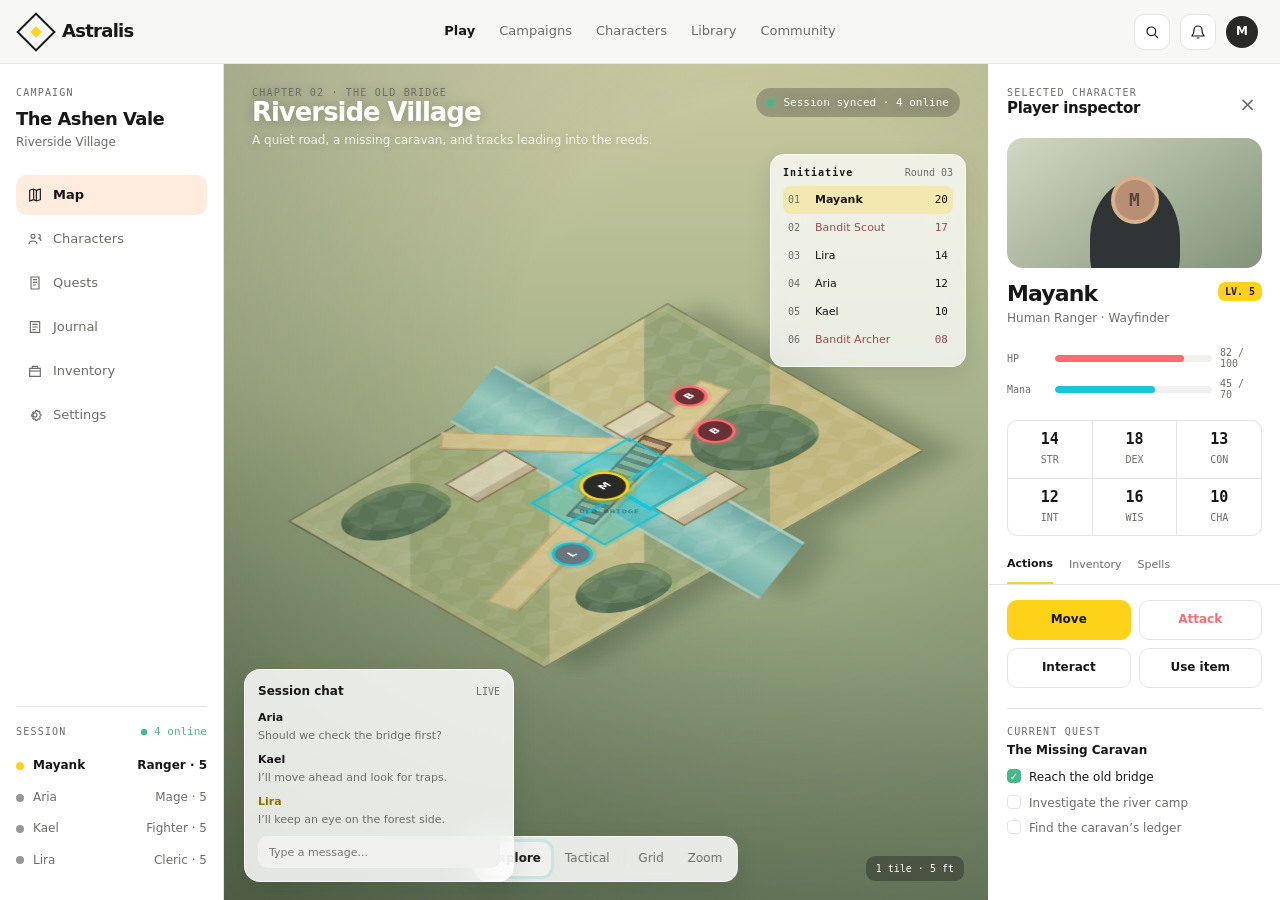
<file: Astralis-Game-Table/astralis-tabletop.html>
<!doctype html>
<html lang="en">
<head>
  <meta charset="utf-8" />
  <meta name="viewport" content="width=device-width, initial-scale=1" />
  <title>Astralis · Riverside Village</title>
  <style>
    :root {
      --bg:#F7F7F5; --surface:#FFFFFF; --fg:#171717; --muted:#6B6D69; --border:#E4E5E2; --accent:#FFD21A;
      --soft:#F0F1EF; --charcoal:#292A28; --quiet:#969894; --cyan:#18C6D9; --coral:#FF6B72; --green:#48B88A;
      --shadow:0 18px 54px rgba(23,23,23,.13); --shadow-soft:0 8px 24px rgba(23,23,23,.10);
      --font-display:Inter,system-ui,-apple-system,"Segoe UI",sans-serif;
      --font-body:Inter,system-ui,-apple-system,"Segoe UI",sans-serif;
      --font-mono:ui-monospace,SFMono-Regular,Consolas,monospace;
      --radius:12px; --radius-lg:18px;
    }
    *,*::before,*::after{box-sizing:border-box} html{color-scheme:light} body{margin:0;background:var(--bg);color:var(--fg);font:14px/1.45 var(--font-body);-webkit-font-smoothing:antialiased} button,input{font:inherit} button{cursor:pointer} a{color:inherit;text-decoration:none} svg{display:block} :focus-visible{outline:3px solid color-mix(in oklch,var(--cyan) 64%,transparent);outline-offset:3px}
    .topbar{height:64px;background:color-mix(in oklch,var(--bg) 92%,transparent);backdrop-filter:blur(16px);border-bottom:1px solid var(--border);display:flex;align-items:center;justify-content:space-between;padding:0 22px;position:sticky;top:0;z-index:20}.brand{display:flex;align-items:center;gap:12px;min-width:180px}.brand-mark{width:28px;height:28px;border:2px solid var(--fg);transform:rotate(45deg);display:grid;place-items:center}.brand-mark::after{content:"";width:8px;height:8px;background:var(--accent);display:block}.brand-name{font-size:18px;font-weight:700;letter-spacing:-.04em}.global-nav{display:flex;gap:24px;color:var(--muted);font-size:13px}.global-nav a.active,.global-nav a:hover{color:var(--fg)}.global-nav a.active{font-weight:700}.top-actions{display:flex;align-items:center;gap:10px;min-width:180px;justify-content:flex-end}.icon-btn{border:1px solid var(--border);background:var(--surface);color:var(--fg);width:36px;height:36px;border-radius:10px;display:grid;place-items:center}.icon-btn:hover{border-color:var(--fg);background:var(--soft)}.avatar{width:32px;height:32px;border-radius:50%;background:var(--charcoal);color:var(--surface);display:grid;place-items:center;font-weight:700;font-size:12px}
    .shell{height:calc(100vh - 64px);min-height:650px;display:grid;grid-template-columns:224px minmax(0,1fr) 292px;overflow:hidden}.sidebar{background:var(--surface);border-right:1px solid var(--border);padding:24px 16px;display:flex;flex-direction:column;gap:24px}.campaign-kicker,.panel-kicker,.map-kicker{font:10px/1 var(--font-mono);letter-spacing:.12em;text-transform:uppercase;color:var(--muted)}.campaign-title{font-size:18px;font-weight:700;letter-spacing:-.03em;margin:8px 0 2px}.campaign-place{font-size:12px;color:var(--muted)}.side-nav{display:grid;gap:4px}.side-link{display:flex;align-items:center;gap:10px;min-height:40px;padding:0 11px;border-radius:10px;color:var(--muted);font-size:13px}.side-link:hover{background:var(--soft);color:var(--fg)}.side-link.active{background:color-mix(in oklch,var(--accent) 25%,var(--surface));color:var(--fg);font-weight:700}.side-link svg{width:16px;height:16px}.session{margin-top:auto;border-top:1px solid var(--border);padding-top:18px}.session-head{display:flex;justify-content:space-between;align-items:center;margin-bottom:12px}.online{color:var(--green);font:11px var(--font-mono)}.player-mini{display:flex;align-items:center;gap:9px;padding:7px 0;color:var(--muted);font-size:12px}.player-dot{width:8px;height:8px;border-radius:50%;background:var(--quiet)}.player-mini.current{color:var(--fg);font-weight:600}.player-mini.current .player-dot{background:var(--accent)}
    .world{position:relative;min-width:0;background:#a8b28e;overflow:hidden}.world::before{content:"";position:absolute;inset:0;background:linear-gradient(142deg,rgba(255,255,255,.16),transparent 32%),linear-gradient(22deg,rgba(66,82,47,.32),transparent 46%),linear-gradient(180deg,#c8c99f 0%,#9caa83 56%,#7d8d70 100%)}.world::after{content:"";position:absolute;inset:0;background:radial-gradient(ellipse at 70% 34%,transparent 0 32%,rgba(28,46,31,.18) 70%,rgba(20,29,20,.32) 100%);pointer-events:none}.world-head{position:absolute;top:24px;left:28px;right:28px;display:flex;justify-content:space-between;align-items:flex-start;z-index:3;color:var(--surface);text-shadow:0 1px 12px rgba(23,23,23,.25)}.world-title{font:600 26px/1.1 var(--font-display);letter-spacing:-.04em}.world-sub{font-size:12px;margin-top:5px;opacity:.82}.world-status{display:flex;align-items:center;gap:9px;background:rgba(23,23,23,.26);padding:8px 11px;border-radius:999px;font:11px var(--font-mono)}.status-dot{width:7px;height:7px;border-radius:50%;background:var(--green);box-shadow:0 0 0 4px rgba(72,184,138,.18)}
    .map-stage{position:absolute;inset:72px 0 64px;display:grid;place-items:center;overflow:hidden}.map{width:min(760px,82%);aspect-ratio:1.48;position:relative;transform:rotateX(55deg) rotateZ(-45deg) scale(.86);transform-style:preserve-3d;filter:drop-shadow(26px 30px 18px rgba(34,49,32,.28));transition:transform .3s ease}.map.is-zoomed{transform:rotateX(55deg) rotateZ(-45deg) scale(1)}.terrain{position:absolute;inset:0;background:linear-gradient(135deg,#b6bd8e 0 19%,#a2ad79 19% 41%,#c2bd88 41% 56%,#94a376 56% 76%,#c1b67e 76%);border:3px solid rgba(82,91,60,.55);box-shadow:inset 0 0 0 12px rgba(232,220,161,.15)}.river{position:absolute;left:44%;top:-7%;width:19%;height:120%;background:linear-gradient(90deg,#72b5b0,#9bd0c4 50%,#6daaa7);transform:skewY(-20deg);opacity:.92;border-inline:5px solid rgba(238,238,205,.45)}.path{position:absolute;background:#d5c58e;border:3px solid rgba(154,127,74,.34);height:10%;width:82%;left:7%;top:49%;transform:rotate(-16deg);box-shadow:0 2px 0 rgba(70,70,40,.16)}.path.two{width:52%;height:8%;left:30%;top:27%;transform:rotate(48deg)}.grove{position:absolute;width:22%;height:22%;background:#637d5d;border-radius:48% 52% 38% 62%;box-shadow:inset 18px -10px 0 rgba(49,75,52,.28),inset -12px 8px 0 rgba(159,178,104,.3)}.grove.one{left:5%;top:7%}.grove.two{right:8%;top:48%;width:24%;height:29%}.grove.three{left:19%;bottom:2%;width:19%;height:20%}.house{position:absolute;width:16%;height:13%;background:#d9d3b2;border:3px solid #8f7957;box-shadow:inset 0 -12px 0 rgba(106,86,53,.24)}.house::before{content:"";position:absolute;inset:-22% -8%;background:#8d5549;clip-path:polygon(50% 0,100% 62%,92% 100%,8% 100%,0 62%);z-index:-1}.house.one{left:29%;top:18%}.house.two{left:63%;top:29%;width:12%;height:11%}.house.three{left:51%;top:66%;width:17%;height:13%}.bridge{position:absolute;left:38%;top:46%;height:9%;width:30%;background:repeating-linear-gradient(90deg,#806646 0 8px,#c6aa78 8px 16px);border:3px solid #694d38;transform:rotate(-16deg)}.cell-layer{position:absolute;inset:0;background-image:linear-gradient(30deg,rgba(255,255,255,.34) 12%,transparent 12.5%,transparent 87%,rgba(255,255,255,.34) 87.5%,rgba(255,255,255,.34)),linear-gradient(150deg,rgba(255,255,255,.34) 12%,transparent 12.5%,transparent 87%,rgba(255,255,255,.34) 87.5%,rgba(255,255,255,.34)),linear-gradient(30deg,rgba(255,255,255,.34) 12%,transparent 12.5%,transparent 87%,rgba(255,255,255,.34) 87.5%,rgba(255,255,255,.34)),linear-gradient(150deg,rgba(255,255,255,.34) 12%,transparent 12.5%,transparent 87%,rgba(255,255,255,.34) 87.5%,rgba(255,255,255,.34)),linear-gradient(60deg,rgba(255,255,255,.2) 25%,transparent 25.5%,transparent 75%,rgba(255,255,255,.2) 75%);background-size:44px 76px;background-position:0 0,0 0,22px 38px,22px 38px,0 0;opacity:.22;pointer-events:none}.reach{position:absolute;width:15%;height:15%;background:rgba(24,198,217,.37);border:3px solid var(--cyan);transform:rotate(0deg);box-shadow:0 0 0 4px rgba(24,198,217,.15)}.reach.a{left:36%;top:41%}.reach.b{left:49%;top:38%}.reach.c{left:50%;top:52%}.reach.d{left:36%;top:55%}.token{position:absolute;width:58px;height:58px;border-radius:50%;transform:rotate(45deg);background:var(--charcoal);border:4px solid var(--accent);box-shadow:0 0 0 7px rgba(255,210,26,.24),0 8px 12px rgba(23,23,23,.26);display:grid;place-items:center;color:var(--surface);font-weight:800;font-size:15px;z-index:5;cursor:pointer}.token span{transform:rotate(-45deg)}.token:hover{box-shadow:0 0 0 10px rgba(255,210,26,.24),0 8px 12px rgba(23,23,23,.26)}.token.lira{width:48px;height:48px;background:#6b7880;border-color:var(--cyan);box-shadow:0 0 0 5px rgba(24,198,217,.2)}.token.bandit{width:48px;height:48px;background:#6b3034;border-color:var(--coral);box-shadow:0 0 0 5px rgba(255,107,114,.18)}.token.mayank{left:45%;top:43%}.token.lira{left:26%;top:61%}.token.bandit{left:73%;top:47%}.token.bandit.two{left:78%;top:31%;width:42px;height:42px}.map-label{position:absolute;transform:rotate(45deg);font:10px var(--font-mono);letter-spacing:.1em;text-transform:uppercase;color:rgba(23,23,23,.58);z-index:4}.map-label.bridge-label{left:39%;top:58%}.map-toolbar{position:absolute;bottom:18px;left:50%;transform:translateX(-50%);display:flex;align-items:center;gap:4px;padding:5px;background:rgba(255,255,255,.84);backdrop-filter:blur(14px);border:1px solid rgba(255,255,255,.7);border-radius:14px;box-shadow:var(--shadow-soft);z-index:6}.tool{height:34px;min-width:36px;padding:0 10px;border:0;background:transparent;border-radius:9px;color:var(--muted);font-size:12px}.tool:hover,.tool.active{background:var(--soft);color:var(--fg)}.tool.active{font-weight:700}.map-scale{position:absolute;right:24px;bottom:19px;z-index:4;background:rgba(23,23,23,.36);color:var(--surface);padding:7px 10px;border-radius:9px;font:10px var(--font-mono)}
    .inspector{background:color-mix(in oklch,var(--surface) 92%,transparent);backdrop-filter:blur(18px);border-left:1px solid rgba(255,255,255,.7);padding:24px 18px;overflow:auto}.panel-head{display:flex;align-items:center;justify-content:space-between;margin-bottom:18px}.panel-title{font-size:15px;font-weight:700;letter-spacing:-.02em}.close{border:0;background:none;color:var(--muted);font-size:20px;line-height:1}.portrait{height:130px;background:linear-gradient(145deg,#d2d8c2,#829379);border-radius:16px;position:relative;overflow:hidden;margin-bottom:14px}.portrait::before{content:"";position:absolute;width:90px;height:120px;background:#2f3536;border-radius:52% 52% 38% 38%;left:50%;bottom:-32px;transform:translateX(-50%)}.portrait::after{content:"M";position:absolute;left:50%;top:38px;transform:translateX(-50%);width:48px;height:48px;border-radius:50%;background:#b88f72;color:rgba(23,23,23,.6);display:grid;place-items:center;font:700 18px var(--font-mono);border:4px solid #d9b18c}.char-name{font:700 22px/1.1 var(--font-display);letter-spacing:-.04em}.char-role{color:var(--muted);font-size:12px;margin-top:4px}.level{float:right;background:var(--accent);padding:4px 7px;border-radius:7px;font:700 10px var(--font-mono)}.bars{display:grid;gap:9px;margin:20px 0}.bar-row{display:grid;grid-template-columns:40px 1fr 42px;align-items:center;gap:8px;font:10px var(--font-mono);color:var(--muted)}.bar{height:7px;background:var(--soft);border-radius:99px;overflow:hidden}.bar i{height:100%;display:block;background:var(--coral);border-radius:inherit}.bar.mana i{background:var(--cyan)}.stats{display:grid;grid-template-columns:repeat(3,1fr);gap:1px;background:var(--border);border:1px solid var(--border);border-radius:10px;overflow:hidden;margin-bottom:20px}.stat-cell{background:var(--surface);padding:9px 4px;text-align:center}.stat-cell b{font:700 15px var(--font-mono);display:block}.stat-cell span{font:10px var(--font-mono);color:var(--muted)}.tabs{display:flex;border-bottom:1px solid var(--border);gap:16px;margin:0 -18px;padding:0 18px}.tab{border:0;background:none;padding:0 0 10px;color:var(--muted);font-size:11px}.tab.active{color:var(--fg);font-weight:700;border-bottom:2px solid var(--accent)}.action-grid{display:grid;grid-template-columns:1fr 1fr;gap:8px;margin-top:15px}.action{min-height:40px;border:1px solid var(--border);background:var(--surface);border-radius:10px;color:var(--fg);font-size:12px;font-weight:600}.action:hover{border-color:var(--fg);background:var(--soft)}.action.primary{background:var(--accent);border-color:var(--accent)}.action.danger{color:var(--coral)}.quest{border-top:1px solid var(--border);margin-top:20px;padding-top:18px}.quest-title{font-size:12px;font-weight:700;margin:5px 0 10px}.quest-item{display:flex;gap:8px;align-items:flex-start;font-size:12px;color:var(--muted);margin:8px 0}.quest-item.done{color:var(--fg)}.check{width:14px;height:14px;border:1px solid var(--border);border-radius:4px;display:grid;place-items:center;font-size:10px;flex:none}.done .check{background:var(--green);border-color:var(--green);color:var(--surface)}
    .chat{position:absolute;left:20px;bottom:18px;width:270px;background:rgba(255,255,255,.84);backdrop-filter:blur(16px);border:1px solid rgba(255,255,255,.72);border-radius:16px;box-shadow:var(--shadow-soft);z-index:8;padding:13px}.chat-head{display:flex;justify-content:space-between;align-items:center;margin-bottom:10px}.chat-title{font-size:12px;font-weight:700}.chat-tag{font:10px var(--font-mono);color:var(--muted)}.message{font-size:11px;margin:8px 0;color:var(--muted)}.message b{display:block;color:var(--fg);font-size:11px;margin-bottom:2px}.message.current b{color:#8b7100}.chat-input{height:32px;width:100%;background:var(--soft);border:1px solid transparent;border-radius:9px;padding:0 10px;color:var(--fg);font-size:11px}.chat-input:focus{border-color:var(--cyan);outline:0}.initiative{position:absolute;right:22px;top:90px;width:196px;background:rgba(255,255,255,.76);backdrop-filter:blur(16px);border:1px solid rgba(255,255,255,.72);border-radius:14px;padding:12px;z-index:7;box-shadow:var(--shadow-soft)}.initiative-head{display:flex;justify-content:space-between;align-items:center;margin-bottom:8px}.initiative-title{font:700 10px var(--font-mono);letter-spacing:.1em}.round{font:10px var(--font-mono);color:var(--muted)}.initiative-row{display:grid;grid-template-columns:20px 1fr 22px;gap:7px;align-items:center;padding:6px 5px;border-radius:8px;font-size:11px}.initiative-row.active{background:color-mix(in oklch,var(--accent) 27%,transparent);font-weight:700}.initiative-row.hostile{color:#994b52}.initiative-row span:first-child{font:10px var(--font-mono);color:var(--muted)}.initiative-row strong{font:11px var(--font-mono);text-align:right}.toast{position:absolute;left:50%;top:84px;transform:translate(-50%,-12px);opacity:0;pointer-events:none;background:var(--charcoal);color:var(--surface);padding:9px 14px;border-radius:999px;font:11px var(--font-mono);z-index:12;transition:opacity .2s ease,transform .2s ease}.toast.show{opacity:1;transform:translate(-50%,0)}
    @media (max-width:1100px){.shell{grid-template-columns:196px minmax(0,1fr) 260px}.global-nav{gap:12px}.chat{width:240px}.initiative{right:12px}}@media (max-width:920px){.topbar{padding:0 14px}.global-nav{display:none}.brand,.top-actions{min-width:auto}.shell{height:auto;min-height:calc(100vh - 64px);grid-template-columns:72px minmax(0,1fr)}.sidebar{padding:18px 10px;align-items:center}.campaign-title,.campaign-place,.campaign-kicker,.side-link span,.session{display:none}.side-nav{width:100%}.side-link{justify-content:center;padding:0}.inspector{grid-column:1 / -1;display:grid;grid-template-columns:180px 1fr;gap:18px;padding:18px}.inspector .panel-head,.inspector .quest{grid-column:1 / -1}.portrait{margin:0}.bars{margin-top:0}.initiative{top:auto;bottom:82px;right:12px}.chat{left:12px;bottom:12px}.world{min-height:calc(100vh - 64px);height:calc(100vh - 64px)}}@media (max-width:620px){.shell{grid-template-columns:56px minmax(0,1fr)}.top-actions .icon-btn:first-child{display:none}.world-head{top:16px;left:16px;right:16px}.world-title{font-size:21px}.initiative{display:none}.chat{width:calc(100% - 24px)}.map-stage{inset:60px 0 55px}.map{width:112%;transform:rotateX(55deg) rotateZ(-45deg) scale(.74)}.inspector{display:block}.inspector .panel-head{margin-bottom:12px}.inspector .portrait{height:100px}.action-grid{grid-template-columns:repeat(4,1fr)}.action{font-size:10px;padding:0 4px}.quest{margin-bottom:4px}}
    html{scroll-behavior:smooth}.ux-progress{position:fixed;inset:0 0 auto;height:2px;background:transparent;z-index:100;pointer-events:none}.ux-progress i{display:block;width:0;height:100%;background:var(--cyan);box-shadow:0 0 14px color-mix(in oklch,var(--cyan) 55%,transparent)}.ux-transition{position:fixed;inset:0;background:var(--charcoal);opacity:0;pointer-events:none;z-index:99;transition:opacity .42s cubic-bezier(.22,1,.36,1)}.ux-transition.is-active{opacity:1;pointer-events:auto}.ux-reveal{opacity:0;transform:translateY(16px);transition:opacity .65s cubic-bezier(.16,1,.3,1),transform .65s cubic-bezier(.16,1,.3,1)}.ux-reveal.is-visible{opacity:1;transform:none}.topbar{transition:background .35s ease,box-shadow .35s ease}.topbar.is-scrolled{background:color-mix(in oklch,var(--bg) 82%,transparent);box-shadow:0 8px 24px rgba(23,23,23,.08)}.map-stage,.initiative,.chat,.inspector{transition:opacity .5s cubic-bezier(.16,1,.3,1),transform .7s cubic-bezier(.16,1,.3,1)}.map-stage.ux-reveal{transform:scale(.985) translateY(18px)}.map-stage.ux-reveal.is-visible{transform:scale(1)}@media(prefers-reduced-motion:reduce){html{scroll-behavior:auto}.ux-reveal{opacity:1;transform:none!important;transition:none}.ux-transition{transition:none}.map-stage,.initiative,.chat,.inspector{transition:none}}
  </style>
<style>
  .ux-transition::after{content:attr(data-route-label);position:absolute;left:22px;bottom:22px;color:var(--surface);font:10px var(--font-mono);letter-spacing:.16em;text-transform:uppercase;opacity:.8}
  body.ux-arrived .world,body.ux-arrived .sidebar,body.ux-arrived .inspector{animation:ux-arrival .78s cubic-bezier(.16,1,.3,1) both}.ux-arrived .sidebar{animation-delay:.08s}.ux-arrived .inspector{animation-delay:.14s}
  @keyframes ux-arrival{from{opacity:0;clip-path:inset(0 0 12% 0);filter:blur(4px)}to{opacity:1;clip-path:inset(0);filter:none}}
  @media(max-width:620px){.ux-transition::after{left:14px;bottom:16px}}@media(prefers-reduced-motion:reduce){body.ux-arrived .world,body.ux-arrived .sidebar,body.ux-arrived .inspector{animation:none}}
</style>
</head>
<body>
  <header class="topbar" data-od-id="global-nav">
    <a class="brand" href="#world" data-od-id="brand-link"><span class="brand-mark" aria-hidden="true"></span><span class="brand-name">Astralis</span></a>
    <nav class="global-nav" aria-label="Global navigation"><a class="active" href="#world">Play</a><a href="#campaign">Campaigns</a><a href="#characters">Characters</a><a href="#library">Library</a><a href="#community">Community</a></nav>
    <div class="top-actions"><button class="icon-btn" aria-label="Search" data-action="toast" data-message="Search is ready for campaigns and characters"><svg width="16" height="16" viewBox="0 0 24 24" fill="none" stroke="currentColor" stroke-width="1.8"><circle cx="11" cy="11" r="6.5"/><path d="m16 16 5 5"/></svg></button><button class="icon-btn" aria-label="Notifications" data-action="toast" data-message="No new session alerts"><svg width="16" height="16" viewBox="0 0 24 24" fill="none" stroke="currentColor" stroke-width="1.8"><path d="M18 9a6 6 0 0 0-12 0c0 7-3 7-3 9h18c0-2-3-2-3-9ZM10 21h4"/></svg></button><span class="avatar" aria-label="Mayank profile">M</span></div>
  </header>
  <main class="shell" id="world" data-od-id="gameplay-shell">
    <aside class="sidebar" id="campaign" data-od-id="campaign-sidebar">
      <div><div class="campaign-kicker">Campaign</div><div class="campaign-title">The Ashen Vale</div><div class="campaign-place">Riverside Village</div></div>
      <nav class="side-nav" aria-label="Campaign navigation"><a class="side-link active" href="#world" data-od-id="nav-map"><svg viewBox="0 0 24 24" fill="none" stroke="currentColor" stroke-width="1.7"><path d="m4 5 6-2 4 2 6-2v16l-6 2-4-2-6 2V5Z"/><path d="M10 3v16M14 5v16"/></svg><span>Map</span></a><a class="side-link" href="#characters"><svg viewBox="0 0 24 24" fill="none" stroke="currentColor" stroke-width="1.7"><circle cx="9" cy="8" r="3"/><path d="M3 20c0-3 2-5 6-5s6 2 6 5M17 11c2.5 0 4 1.5 4 4M17 5a3 3 0 0 1 0 6"/></svg><span>Characters</span></a><a class="side-link" href="#quests"><svg viewBox="0 0 24 24" fill="none" stroke="currentColor" stroke-width="1.7"><path d="M6 3h12v18H6z"/><path d="M9 7h6M9 11h6M9 15h4"/></svg><span>Quests</span></a><a class="side-link" href="#journal"><svg viewBox="0 0 24 24" fill="none" stroke="currentColor" stroke-width="1.7"><path d="M5 4h14v16H5z"/><path d="M8 8h8M8 12h8M8 16h5"/></svg><span>Journal</span></a><a class="side-link" href="#inventory"><svg viewBox="0 0 24 24" fill="none" stroke="currentColor" stroke-width="1.7"><path d="M4 8h16v12H4zM8 8V5h8v3"/><path d="M4 12h16"/></svg><span>Inventory</span></a><a class="side-link" href="#settings"><svg viewBox="0 0 24 24" fill="none" stroke="currentColor" stroke-width="1.7"><circle cx="12" cy="12" r="3"/><path d="M19.4 15a1.8 1.8 0 0 0 .35 2l.05.05-1.4 1.4-.05-.05a1.8 1.8 0 0 0-2-.35 1.8 1.8 0 0 0-1.1 1.65V20h-2v-.3a1.8 1.8 0 0 0-1.1-1.65 1.8 1.8 0 0 0-2 .35l-.05.05-1.4-1.4.05-.05a1.8 1.8 0 0 0 .35-2 1.8 1.8 0 0 0-1.65-1.1H7v-2h.3a1.8 1.8 0 0 0 1.65-1.1 1.8 1.8 0 0 0-.35-2l-.05-.05 1.4-1.4.05.05a1.8 1.8 0 0 0 2 .35 1.8 1.8 0 0 0 1.1-1.65V5h2v.3a1.8 1.8 0 0 0 1.1 1.65 1.8 1.8 0 0 0 2-.35l.05-.05 1.4 1.4-.05.05a1.8 1.8 0 0 0-.35 2 1.8 1.8 0 0 0 1.65 1.1H21v2h-.3a1.8 1.8 0 0 0-1.3.55Z"/></svg><span>Settings</span></a></nav>
      <div class="session"><div class="session-head"><div class="campaign-kicker">Session</div><div class="online">● 4 online</div></div><div class="player-mini current"><i class="player-dot"></i>Mayank <span style="margin-left:auto">Ranger · 5</span></div><div class="player-mini"><i class="player-dot"></i>Aria <span style="margin-left:auto">Mage · 5</span></div><div class="player-mini"><i class="player-dot"></i>Kael <span style="margin-left:auto">Fighter · 5</span></div><div class="player-mini"><i class="player-dot"></i>Lira <span style="margin-left:auto">Cleric · 5</span></div></div>
    </aside>
    <section class="world" data-od-id="game-world">
      <div class="world-head"><div><div class="map-kicker">Chapter 02 · The old bridge</div><div class="world-title">Riverside Village</div><div class="world-sub">A quiet road, a missing caravan, and tracks leading into the reeds.</div></div><div class="world-status"><span class="status-dot"></span> Session synced · 4 online</div></div>
      <div class="map-stage"><div class="map" id="map"><div class="terrain"></div><div class="river"></div><div class="path"></div><div class="path two"></div><div class="grove one"></div><div class="grove two"></div><div class="grove three"></div><div class="house one"></div><div class="house two"></div><div class="house three"></div><div class="bridge"></div><div class="cell-layer" id="grid"></div><div class="reach a"></div><div class="reach b"></div><div class="reach c"></div><div class="reach d"></div><div class="map-label bridge-label">old bridge</div><button class="token mayank" aria-label="Select Mayank" data-token="Mayank"><span>M</span></button><button class="token lira" aria-label="Select Lira" data-token="Lira"><span>L</span></button><button class="token bandit" aria-label="Target Bandit Scout" data-token="Bandit Scout"><span>B</span></button><button class="token bandit two" aria-label="Target Bandit Archer" data-token="Bandit Archer"><span>B</span></button></div></div>
      <div class="map-toolbar" data-od-id="map-toolbar"><button class="tool active" id="explore" data-mode="explore">Explore</button><button class="tool" id="tactical" data-mode="tactical">Tactical</button><span style="width:1px;height:20px;background:var(--border)"></span><button class="tool" id="grid-toggle">Grid</button><button class="tool" id="zoom-toggle">Zoom</button></div><div class="map-scale">1 tile · 5 ft</div>
      <div class="initiative" data-od-id="initiative-panel"><div class="initiative-head"><div class="initiative-title">Initiative</div><div class="round">Round 03</div></div><div class="initiative-row active"><span>01</span><div>Mayank</div><strong>20</strong></div><div class="initiative-row hostile"><span>02</span><div>Bandit Scout</div><strong>17</strong></div><div class="initiative-row"><span>03</span><div>Lira</div><strong>14</strong></div><div class="initiative-row"><span>04</span><div>Aria</div><strong>12</strong></div><div class="initiative-row"><span>05</span><div>Kael</div><strong>10</strong></div><div class="initiative-row hostile"><span>06</span><div>Bandit Archer</div><strong>08</strong></div></div>
      <div class="chat" data-od-id="chat-panel"><div class="chat-head"><div class="chat-title">Session chat</div><div class="chat-tag">LIVE</div></div><div class="message"><b>Aria</b>Should we check the bridge first?</div><div class="message"><b>Kael</b>I’ll move ahead and look for traps.</div><div class="message current" id="chat-message"><b>Lira</b>I’ll keep an eye on the forest side.</div><input class="chat-input" id="chat-input" aria-label="Type a message" placeholder="Type a message..." /></div>
      <div class="toast" id="toast" role="status"></div>
    </section>
    <aside class="inspector" id="characters" data-od-id="player-inspector"><div class="panel-head"><div><div class="panel-kicker">Selected character</div><div class="panel-title">Player inspector</div></div><button class="close" aria-label="Close inspector" data-action="toast" data-message="Inspector stays open while you play">×</button></div><div><div class="portrait" aria-label="Mayank portrait"></div><span class="level">LV. 5</span><div class="char-name" id="selected-name">Mayank</div><div class="char-role" id="selected-role">Human Ranger · Wayfinder</div><div class="bars"><div class="bar-row"><span>HP</span><div class="bar"><i style="width:82%"></i></div><span class="num">82 / 100</span></div><div class="bar-row"><span>Mana</span><div class="bar mana"><i style="width:64%"></i></div><span class="num">45 / 70</span></div></div><div class="stats"><div class="stat-cell"><b>14</b><span>STR</span></div><div class="stat-cell"><b>18</b><span>DEX</span></div><div class="stat-cell"><b>13</b><span>CON</span></div><div class="stat-cell"><b>12</b><span>INT</span></div><div class="stat-cell"><b>16</b><span>WIS</span></div><div class="stat-cell"><b>10</b><span>CHA</span></div></div></div><div class="tabs"><button class="tab active">Actions</button><button class="tab">Inventory</button><button class="tab">Spells</button></div><div class="action-grid" data-od-id="context-actions"><button class="action primary" data-action="move">Move</button><button class="action danger" data-action="attack">Attack</button><button class="action" data-action="toast" data-message="Interact is available near the old bridge">Interact</button><button class="action" data-action="toast" data-message="Inventory opened">Use item</button></div><div class="quest" id="quests" data-od-id="quest-panel"><div class="panel-kicker">Current quest</div><div class="quest-title">The Missing Caravan</div><div class="quest-item done"><span class="check">✓</span><span>Reach the old bridge</span></div><div class="quest-item"><span class="check"></span><span>Investigate the river camp</span></div><div class="quest-item"><span class="check"></span><span>Find the caravan’s ledger</span></div></div></aside>
  </main>
  <script>
    const toast = document.getElementById('toast');
    let toastTimer;
    function showToast(message){ toast.textContent=message; toast.classList.add('show'); clearTimeout(toastTimer); toastTimer=setTimeout(()=>toast.classList.remove('show'),2200); }
    document.querySelectorAll('[data-action="toast"]').forEach(el=>el.addEventListener('click',()=>showToast(el.dataset.message)));
    document.querySelectorAll('[data-mode]').forEach(btn=>btn.addEventListener('click',()=>{document.querySelectorAll('[data-mode]').forEach(b=>b.classList.remove('active'));btn.classList.add('active');document.body.dataset.mode=btn.dataset.mode;showToast(btn.dataset.mode==='tactical'?'Tactical mode · movement and line of sight visible':'Exploration mode · world clarity restored')}));
    document.getElementById('grid-toggle').addEventListener('click',e=>{const grid=document.getElementById('grid');grid.style.opacity=grid.style.opacity==='0'?'':'0';e.currentTarget.classList.toggle('active');showToast(grid.style.opacity==='0'?'Grid hidden':'Grid visible')});
    document.getElementById('zoom-toggle').addEventListener('click',()=>{document.getElementById('map').classList.toggle('is-zoomed');showToast('Camera zoom adjusted')});
    document.querySelectorAll('.token').forEach(token=>token.addEventListener('click',()=>{document.querySelectorAll('.token').forEach(t=>t.style.outline='none');token.style.outline='4px solid var(--surface)';document.getElementById('selected-name').textContent=token.dataset.token;document.getElementById('selected-role').textContent=token.dataset.token.includes('Bandit')?'Hostile · Target':'Companion · In range';showToast(token.dataset.token+' selected')}));
    document.querySelectorAll('.action').forEach(action=>action.addEventListener('click',()=>{const labels={move:'Cyan movement preview shown',attack:'Bandit Scout targeted · attack range shown'};showToast(labels[action.dataset.action]||action.textContent+' action ready')}));
    document.getElementById('chat-input').addEventListener('keydown',e=>{if(e.key==='Enter'&&e.target.value.trim()){const message=document.getElementById('chat-message');message.innerHTML='<b>Mayank</b>'+e.target.value.trim();e.target.value='';showToast('Message sent to session')}});
    const navKey='astralis-map-position'; const saved=localStorage.getItem(navKey); if(saved){document.getElementById('map').style.transform=saved} window.addEventListener('beforeunload',()=>localStorage.setItem(navKey,getComputedStyle(document.getElementById('map')).transform));
  </script>
<div class="ux-progress" aria-hidden="true"><i id="ux-progress-fill"></i></div><div class="ux-transition" aria-hidden="true"></div>
<script>
(()=>{const reduce=matchMedia('(prefers-reduced-motion: reduce)').matches,progress=document.getElementById('ux-progress-fill'),transition=document.querySelector('.ux-transition'),topbar=document.querySelector('.topbar');document.querySelectorAll('.sidebar,.world-head,.map-stage,.map-toolbar,.initiative,.chat,.inspector').forEach((el,index)=>{el.classList.add('ux-reveal');el.style.transitionDelay=Math.min(index*60,240)+'ms'});if(reduce)document.querySelectorAll('.ux-reveal').forEach(el=>el.classList.add('is-visible'));else requestAnimationFrame(()=>document.querySelectorAll('.ux-reveal').forEach(el=>el.classList.add('is-visible'));function update(){const max=document.documentElement.scrollHeight-innerHeight;progress.style.width=(max>0?scrollY/max*100:0)+'%';topbar?.classList.toggle('is-scrolled',scrollY>24)}addEventListener('scroll',update,{passive:true});update();document.querySelectorAll('a[href]').forEach(link=>{const href=link.getAttribute('href');if(!href||href.startsWith('#')||href.startsWith('mailto:')||href.startsWith('tel:'))return;link.addEventListener('click',event=>{if(reduce)return;event.preventDefault();transition?.classList.add('is-active');setTimeout(()=>{location.href=href},320)})});document.querySelectorAll('a[href^="#"]').forEach(link=>link.addEventListener('click',event=>{const target=document.querySelector(link.getAttribute('href'));if(!target)return;event.preventDefault();window.scrollTo({top:target.getBoundingClientRect().top+scrollY-24,behavior:reduce?'auto':'smooth'})}))})();
(()=>{const page='tabletop',reduce=matchMedia('(prefers-reduced-motion: reduce)').matches,overlay=document.querySelector('.ux-transition'),routeKey='astralis-route';document.body.dataset.page=page;const incoming=sessionStorage.getItem(routeKey);if(incoming){try{const route=JSON.parse(incoming);if(route.to===page&&Date.now()-route.at<120000){document.body.classList.add('ux-arrived','from-'+route.from);setTimeout(()=>document.body.classList.remove('ux-arrived'),1100)}sessionStorage.removeItem(routeKey)}catch{sessionStorage.removeItem(routeKey)}}function getTarget(href){return href.includes('onboarding')?'onboarding':href.includes('tabletop')?'tabletop':'home'}document.addEventListener('click',event=>{const link=event.target.closest?.('a[href]');if(!link||link.target==='_blank')return;const href=link.getAttribute('href');if(!href||href.startsWith('#')||href.startsWith('mailto:')||href.startsWith('tel:'))return;const to=getTarget(href);sessionStorage.setItem(routeKey,JSON.stringify({from:page,to,at:Date.now()}));if(overlay){overlay.dataset.routeLabel=page+'  →  '+to;if(!reduce)overlay.classList.add('is-active')}} ,true)})();
</script>
<style>
  .ux-transition{display:grid;place-items:center;background:radial-gradient(circle at var(--route-x,50%) var(--route-y,50%),color-mix(in oklch,var(--cyan) 18%,transparent),var(--charcoal) 42%);clip-path:inset(50% 50% 50% 50% round 32px);transition:clip-path .7s cubic-bezier(.74,0,.2,1),opacity .2s ease}.ux-transition::before{content:"";width:min(58vw,660px);aspect-ratio:1;border:1px solid color-mix(in oklch,var(--cyan) 70%,transparent);transform:rotate(30deg) skewY(-20deg);box-shadow:0 0 0 24px color-mix(in oklch,var(--cyan) 8%,transparent),0 0 95px color-mix(in oklch,var(--cyan) 25%,transparent);animation:table-warp 1s linear infinite}.ux-transition.is-active{opacity:1;clip-path:inset(-10% -10% -10% -10% round 0)}
  .map-stage{overflow:hidden}.map-stage::after{content:"";position:absolute;inset:-90% -30%;pointer-events:none;background:linear-gradient(105deg,transparent 45%,color-mix(in oklch,var(--cyan) 20%,transparent) 49%,transparent 53%);transform:translateX(-65%);animation:table-scan 9s ease-in-out infinite}.world[data-action-state="move"] .reach{animation:reach-pulse 1.2s ease-in-out infinite}.world[data-action-state="attack"] .bandit{animation:target-lock .75s ease-in-out infinite}.world[data-action-state="attack"] .map-stage::after{background:linear-gradient(105deg,transparent 45%,color-mix(in oklch,var(--coral) 28%,transparent) 49%,transparent 53%)}.token{transition:transform .25s cubic-bezier(.16,1,.3,1),box-shadow .25s ease}.token:hover{transform:translateY(-7px) scale(1.08);box-shadow:0 14px 28px color-mix(in oklch,var(--charcoal) 34%,transparent)}.tool.active{box-shadow:0 0 0 3px color-mix(in oklch,var(--cyan) 14%,transparent)}.action{transition:transform .22s cubic-bezier(.16,1,.3,1),box-shadow .22s ease}.action:hover{transform:translateY(-3px);box-shadow:0 10px 18px color-mix(in oklch,var(--charcoal) 14%,transparent)}
  @keyframes table-warp{to{transform:rotate(390deg) skewY(-20deg)}}@keyframes table-scan{0%,62%{transform:translateX(-65%)}88%,100%{transform:translateX(65%)}}@keyframes reach-pulse{50%{filter:brightness(1.38);transform:scale(1.08)}}@keyframes target-lock{50%{box-shadow:0 0 0 8px color-mix(in oklch,var(--coral) 32%,transparent),0 0 22px var(--coral)}}
  @media(prefers-reduced-motion:reduce){.ux-transition{clip-path:none}.ux-transition::before,.map-stage::after,.world[data-action-state] .reach,.world[data-action-state] .bandit{animation:none}.token:hover,.action:hover{transform:none}}
</style>
<script>
(()=>{const world=document.querySelector('.world');document.querySelectorAll('.action[data-action]').forEach(button=>button.addEventListener('click',()=>{if(button.dataset.action==='move'||button.dataset.action==='attack'){world.dataset.actionState=button.dataset.action;window.setTimeout(()=>delete world.dataset.actionState,1900)}}));const reduce=matchMedia('(prefers-reduced-motion: reduce)').matches,overlay=document.querySelector('.ux-transition');if(!overlay||reduce)return;document.addEventListener('click',event=>{const link=event.target.closest?.('a[href]');const href=link?.getAttribute('href');if(!link||!href||href.startsWith('#')||link.target==='_blank')return;event.preventDefault();event.stopPropagation();const r=link.getBoundingClientRect();overlay.style.setProperty('--route-x',(r.left+r.width/2)+'px');overlay.style.setProperty('--route-y',(r.top+r.height/2)+'px');overlay.classList.add('is-active');window.setTimeout(()=>location.href=href,720)},{capture:true})})();
</script>
</body>
</html>
</file>
